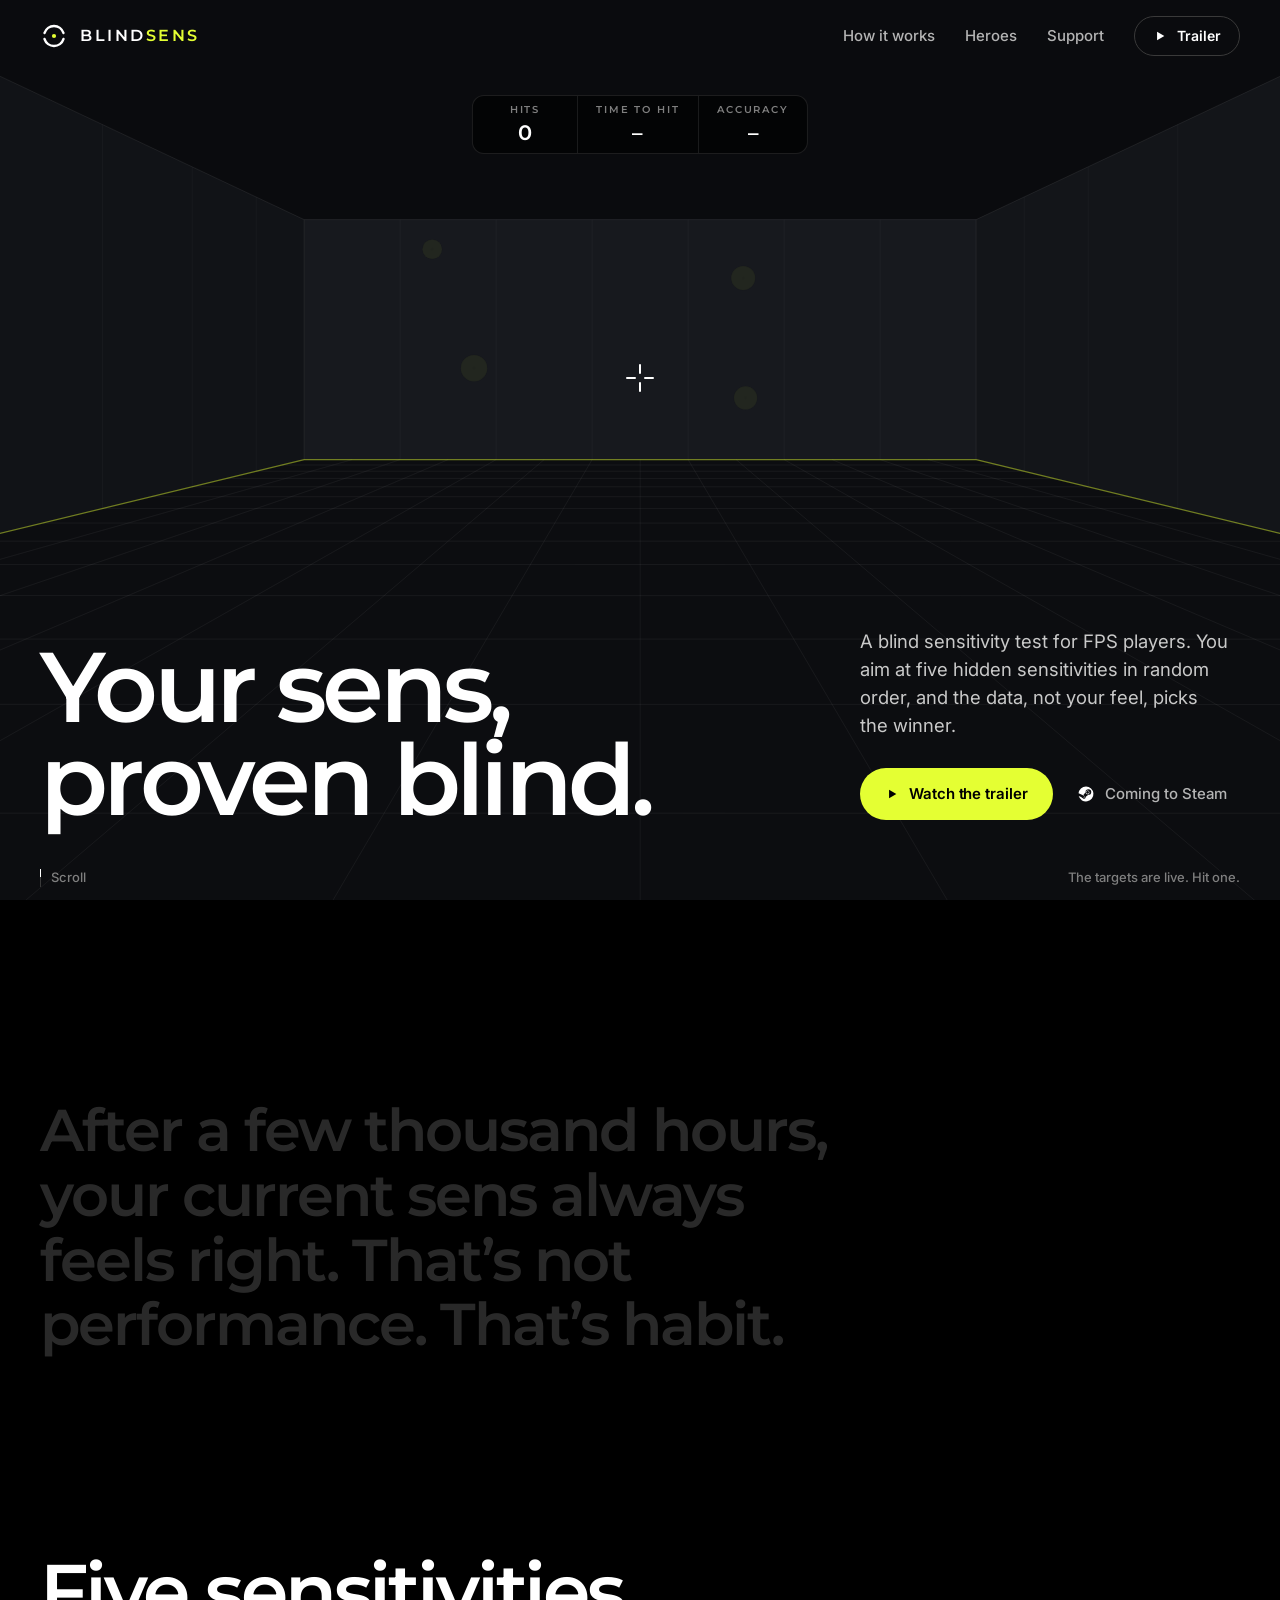
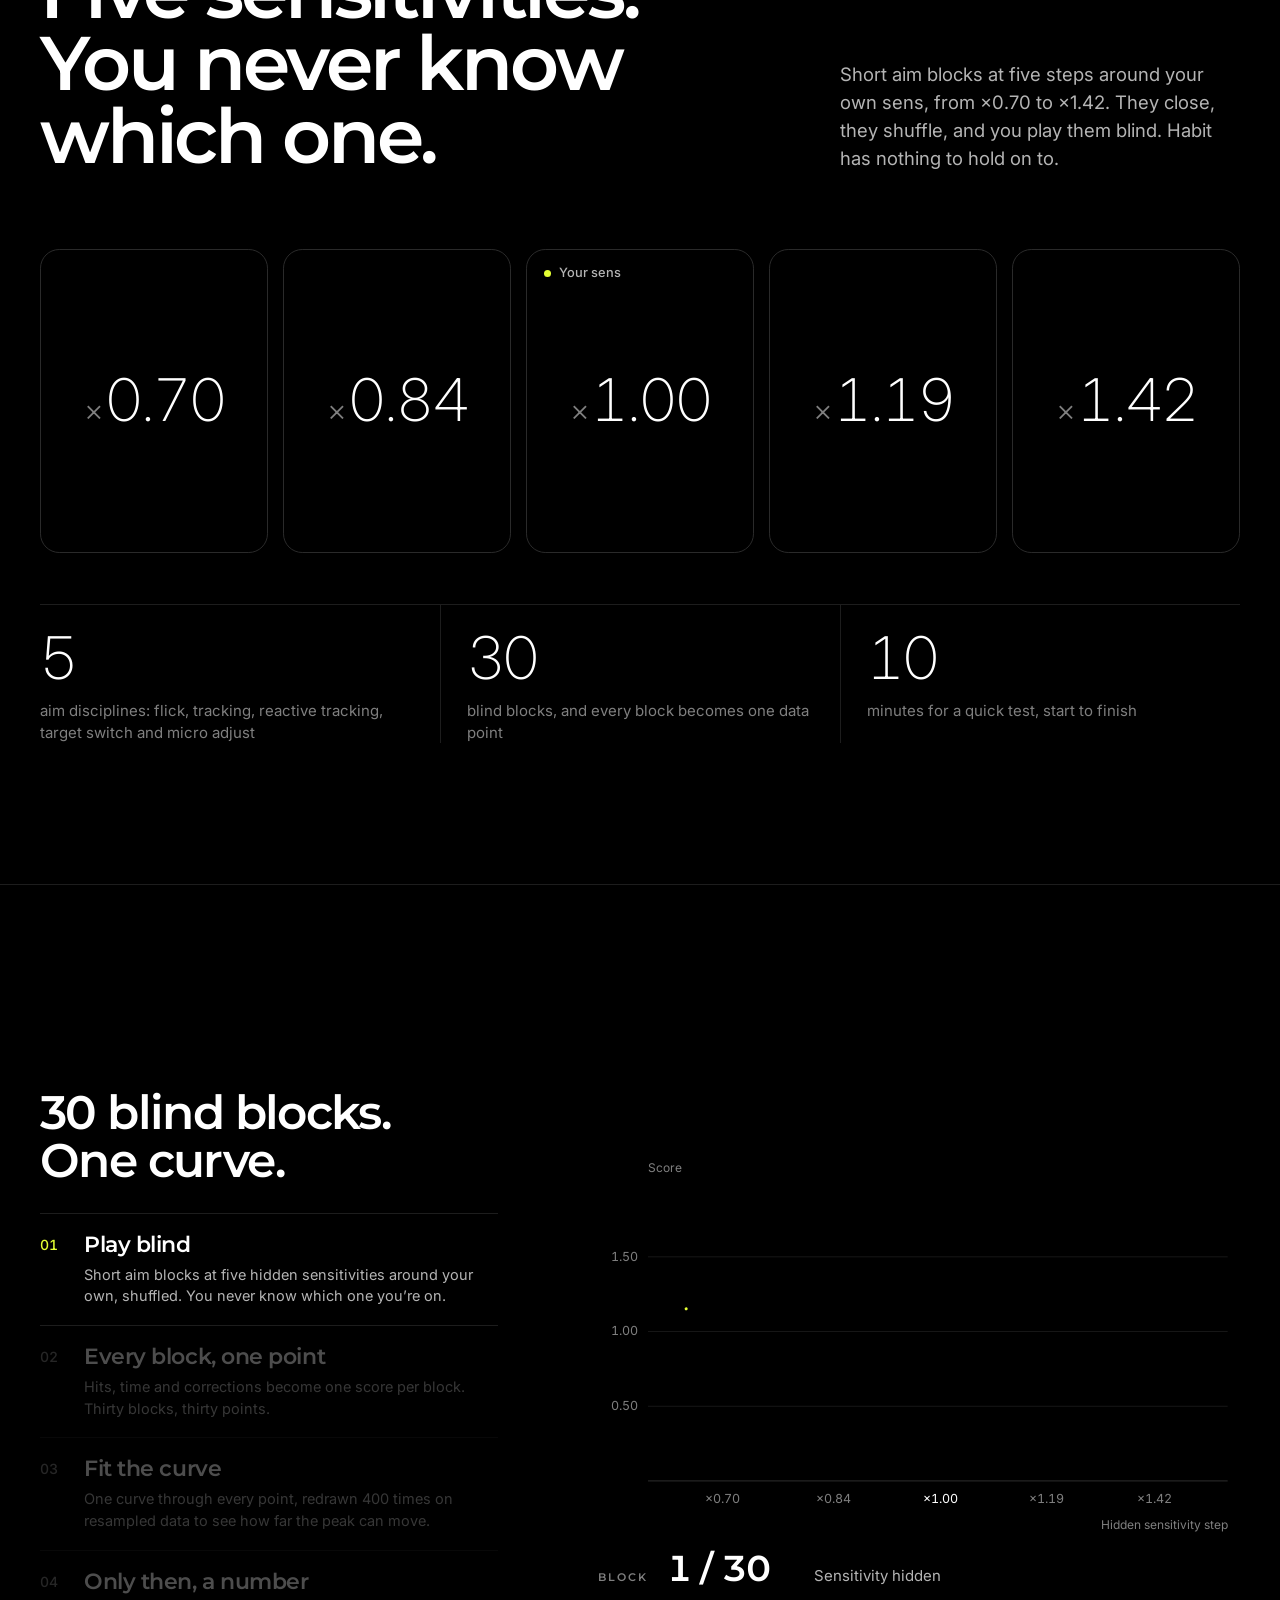
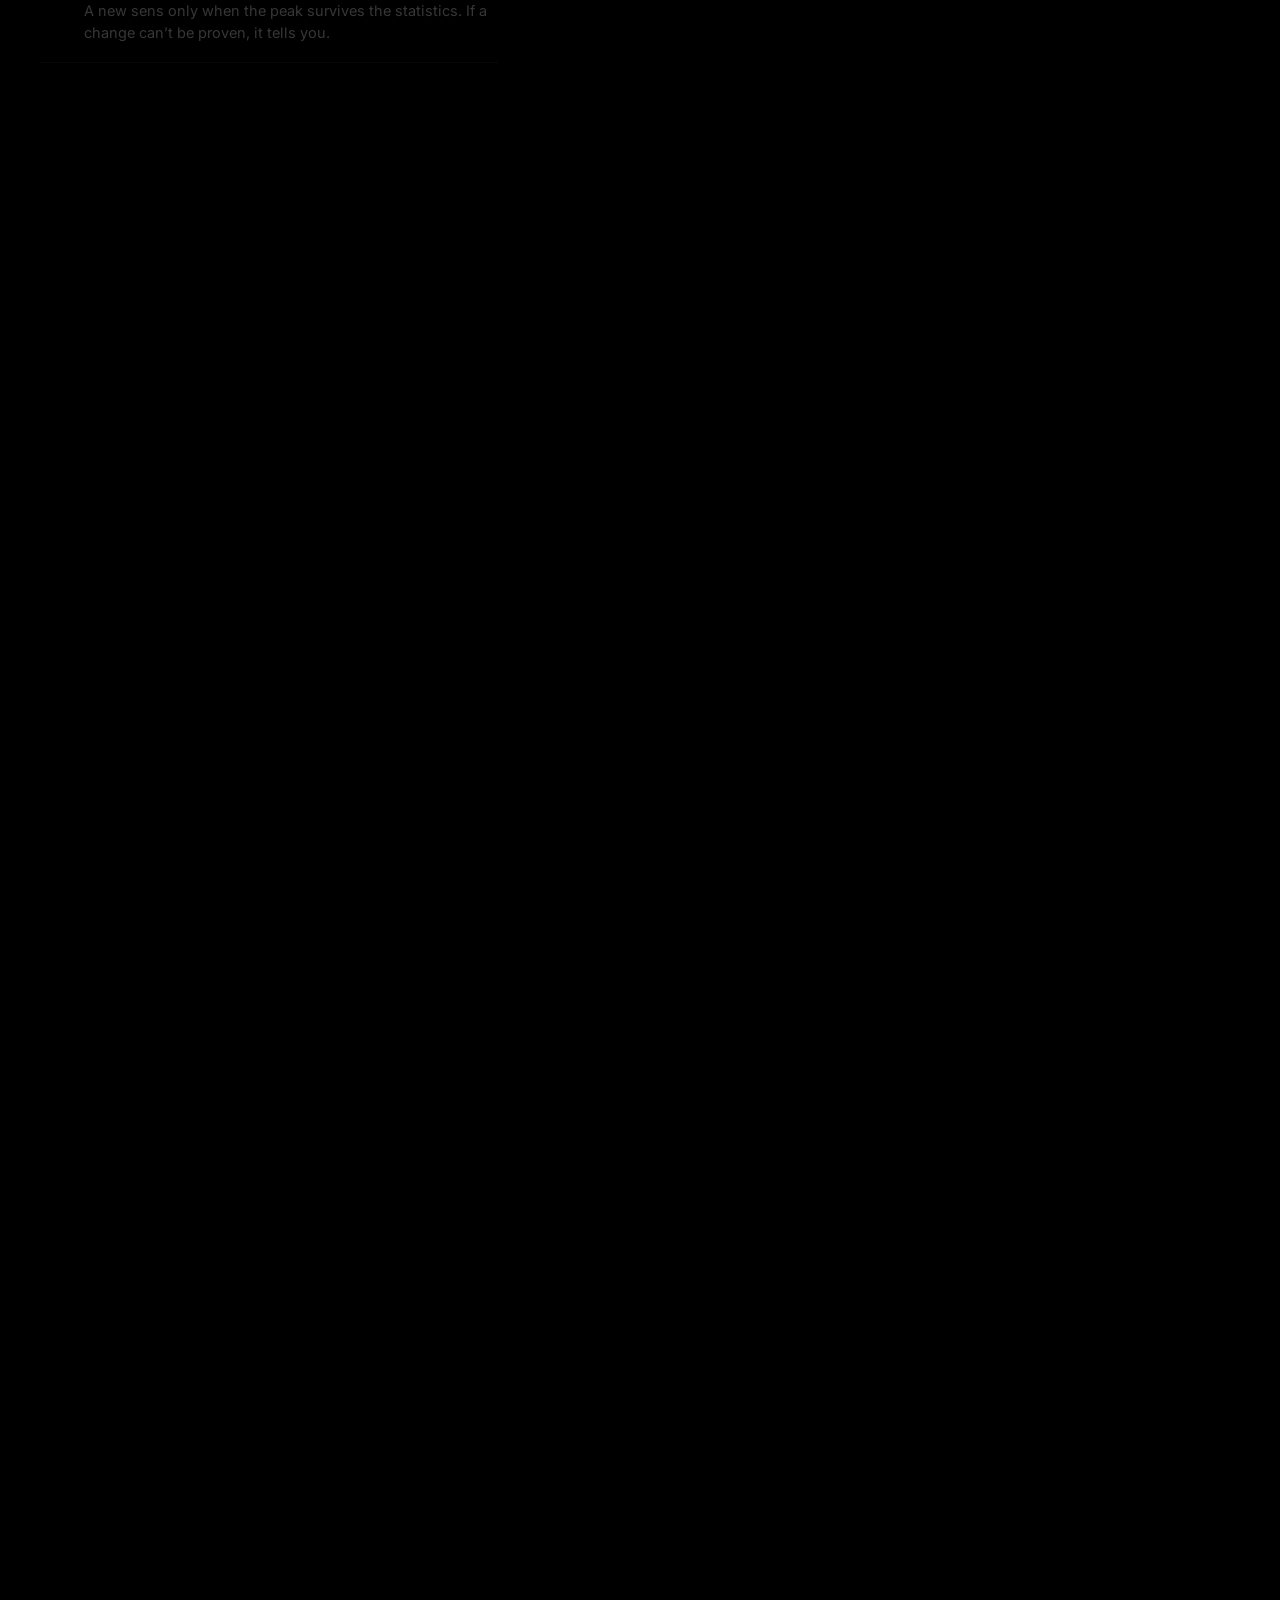
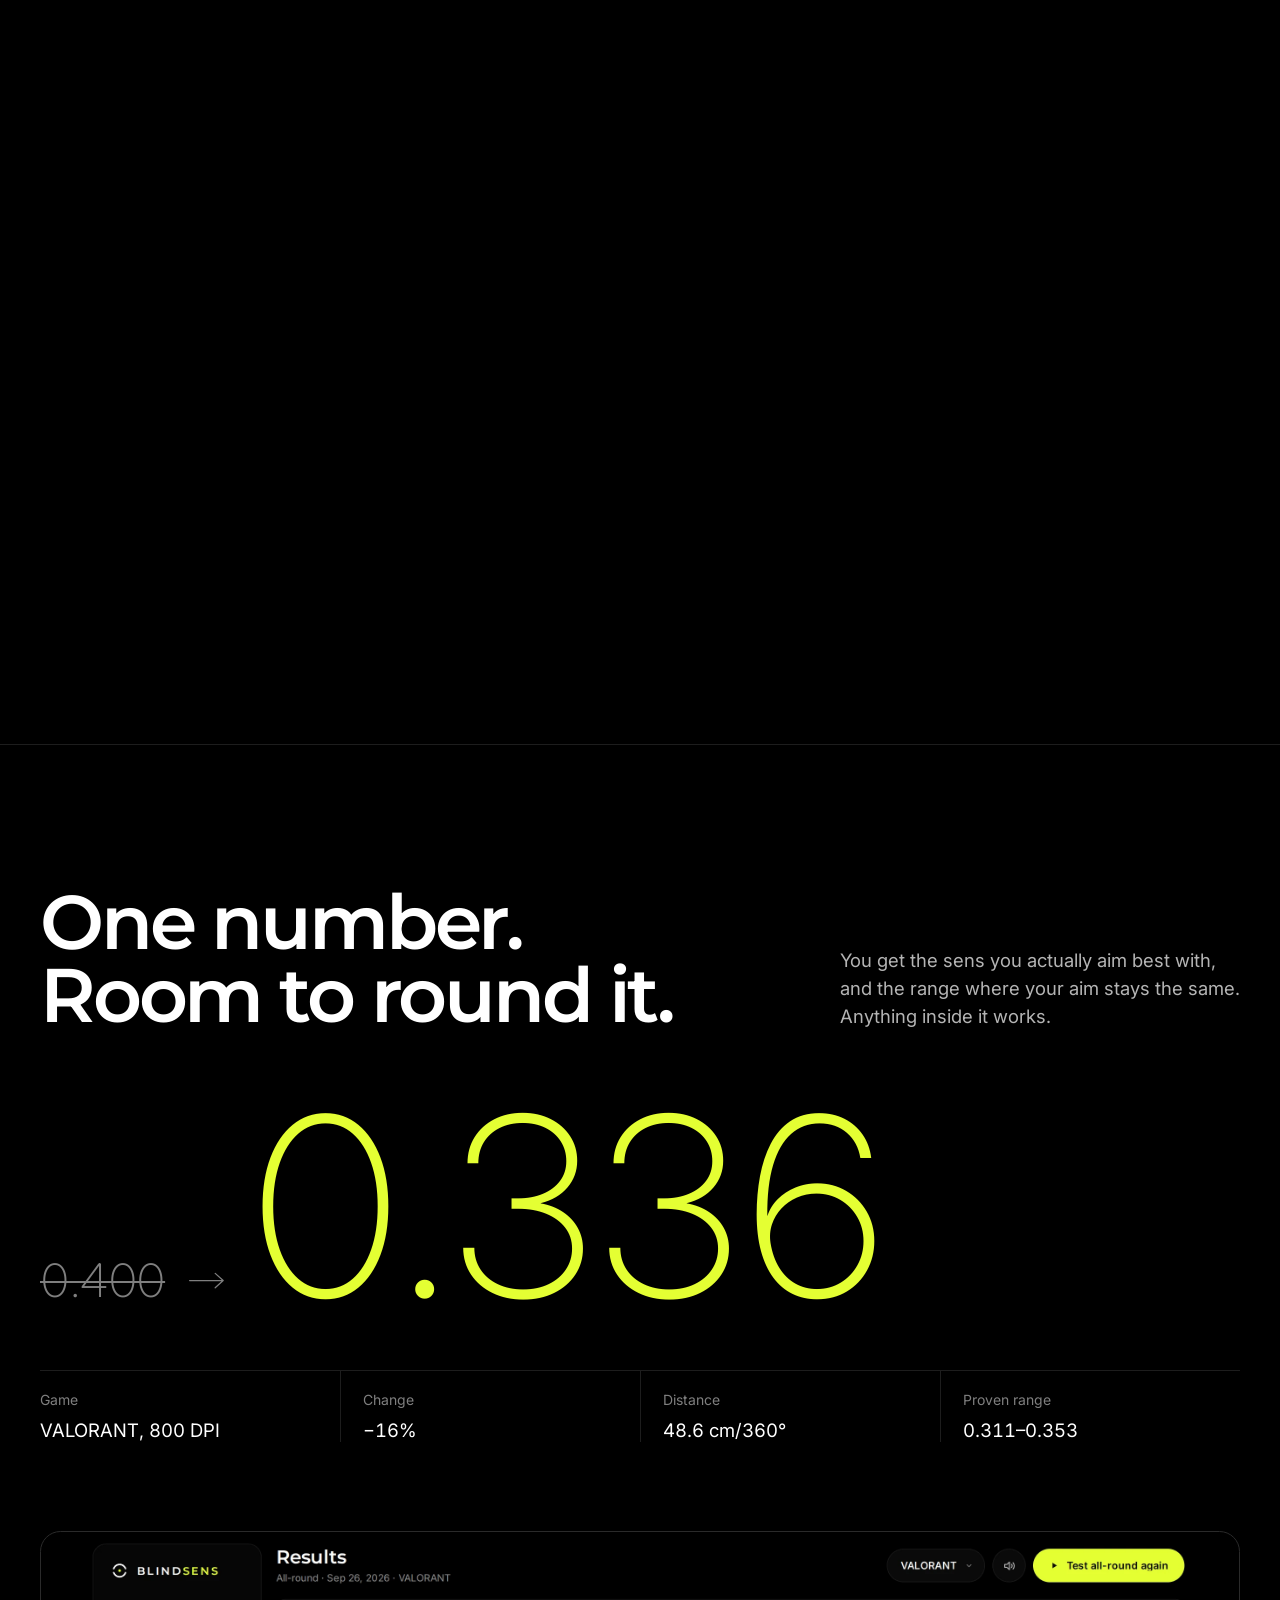
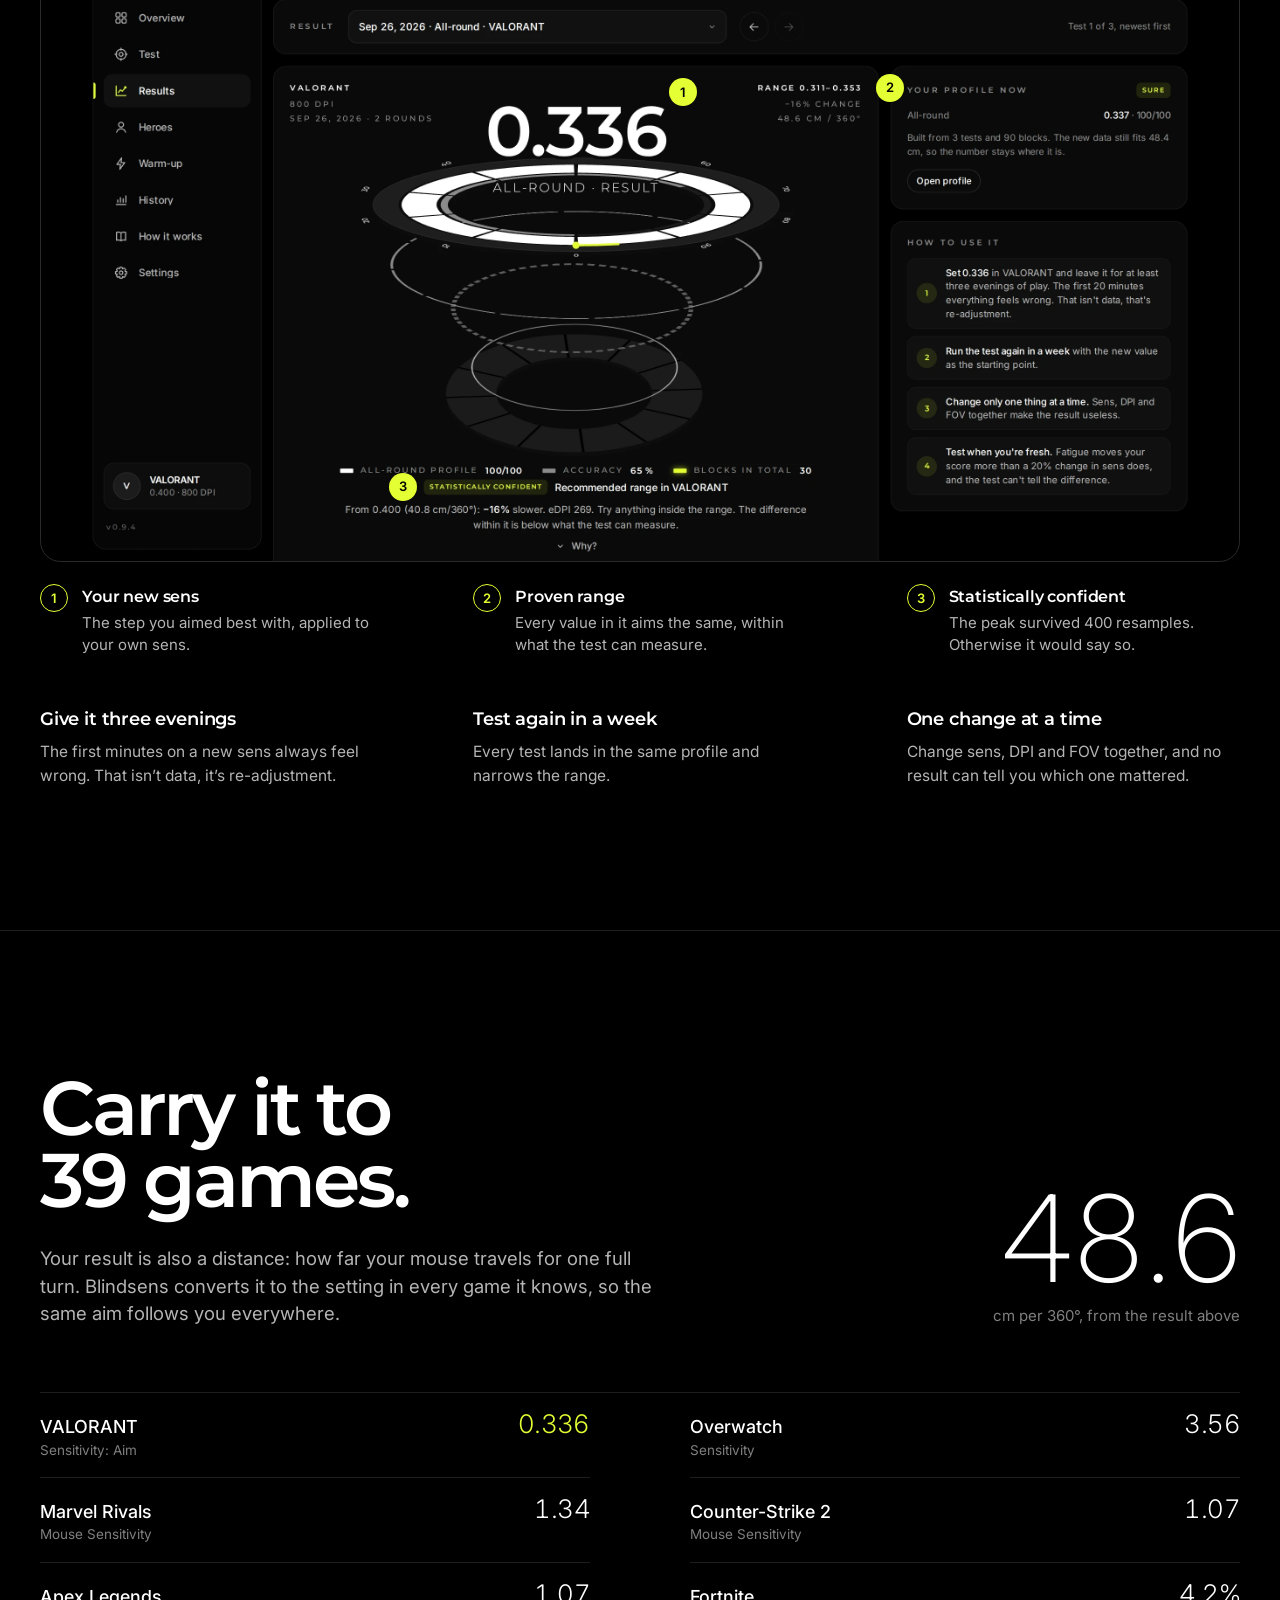
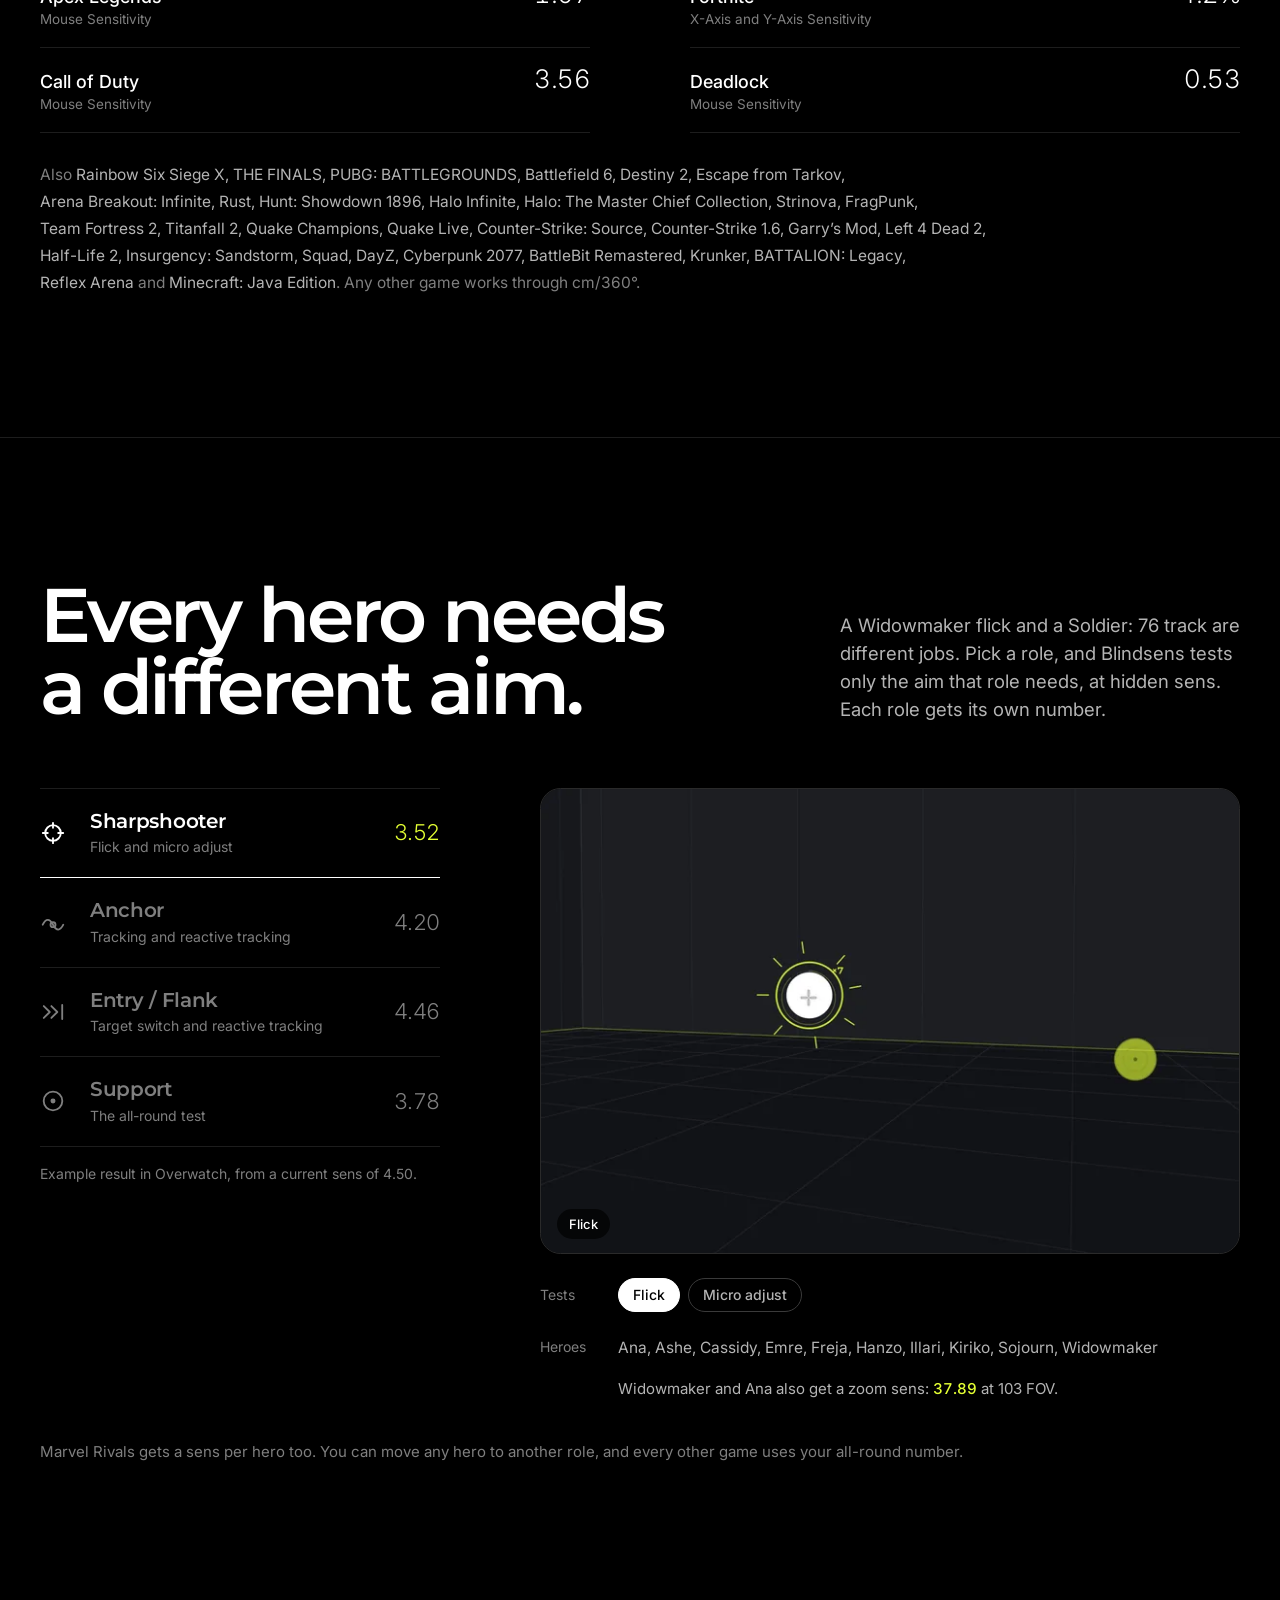
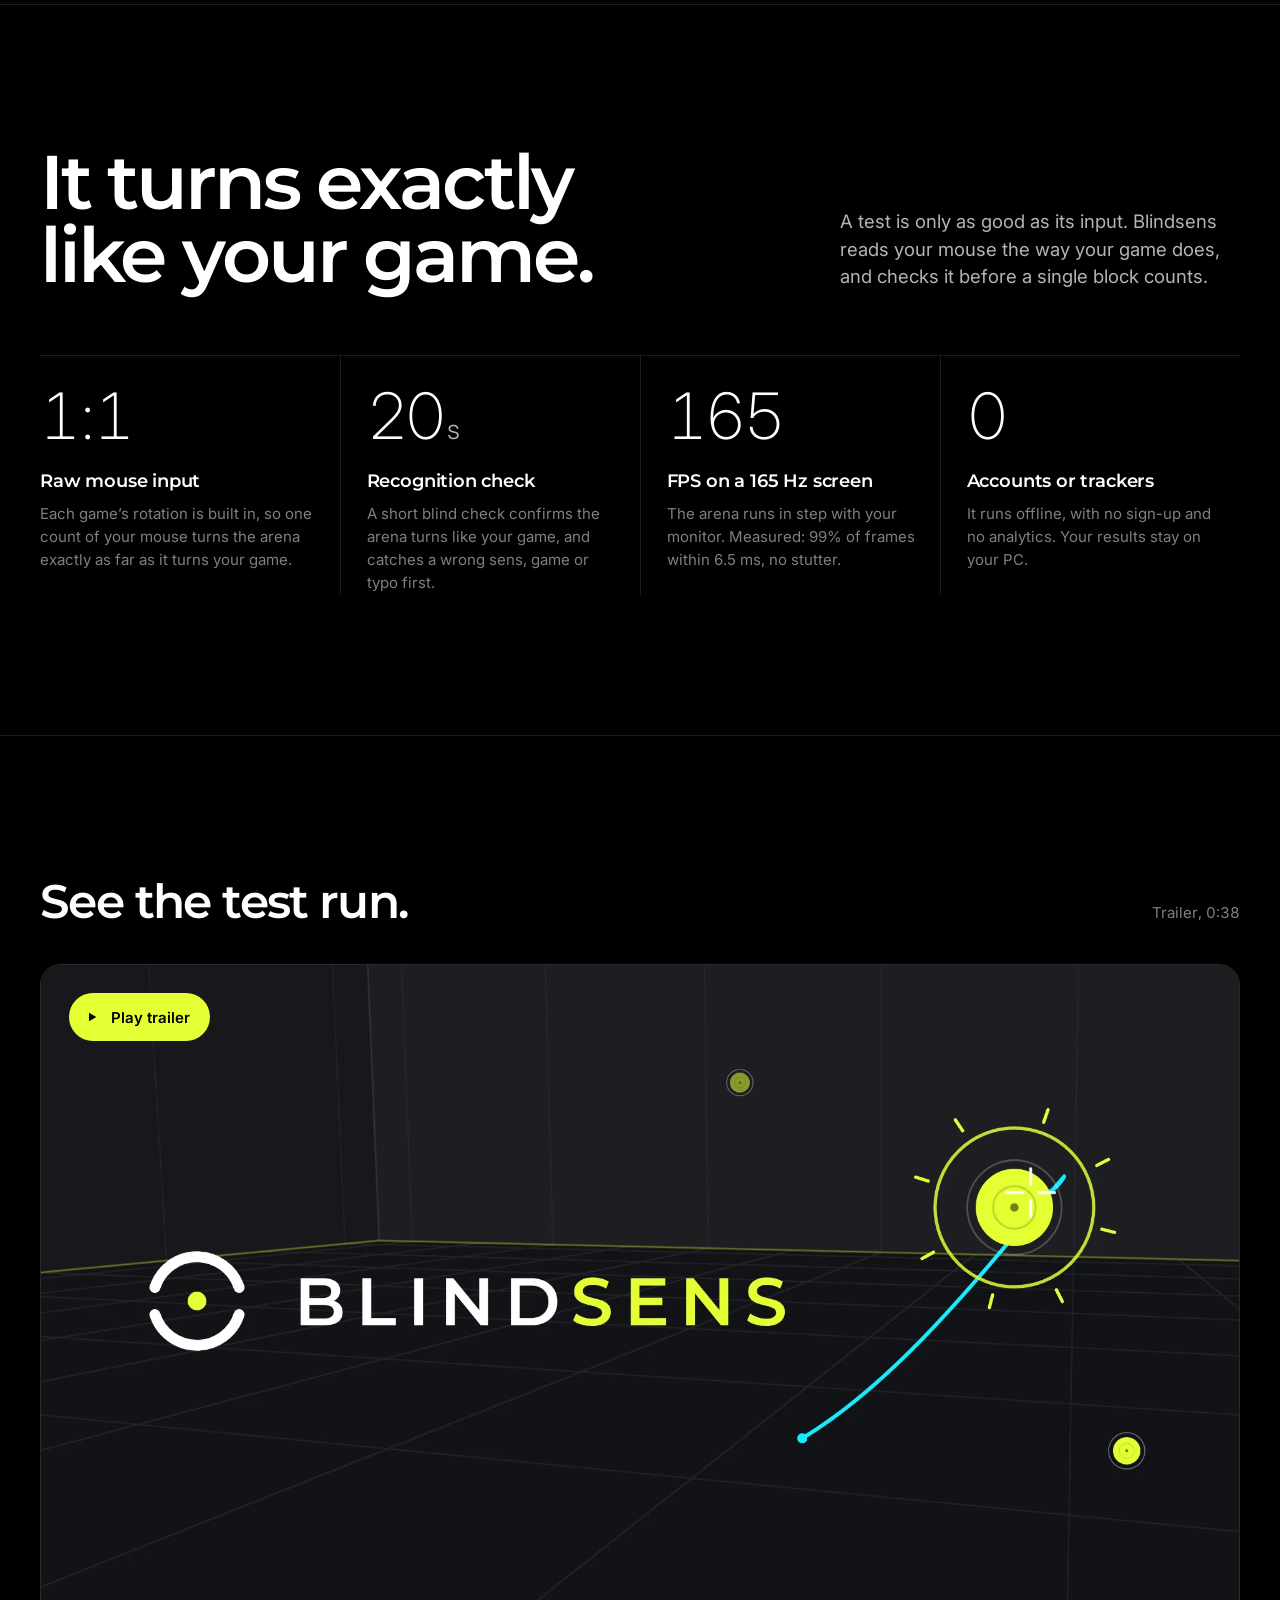
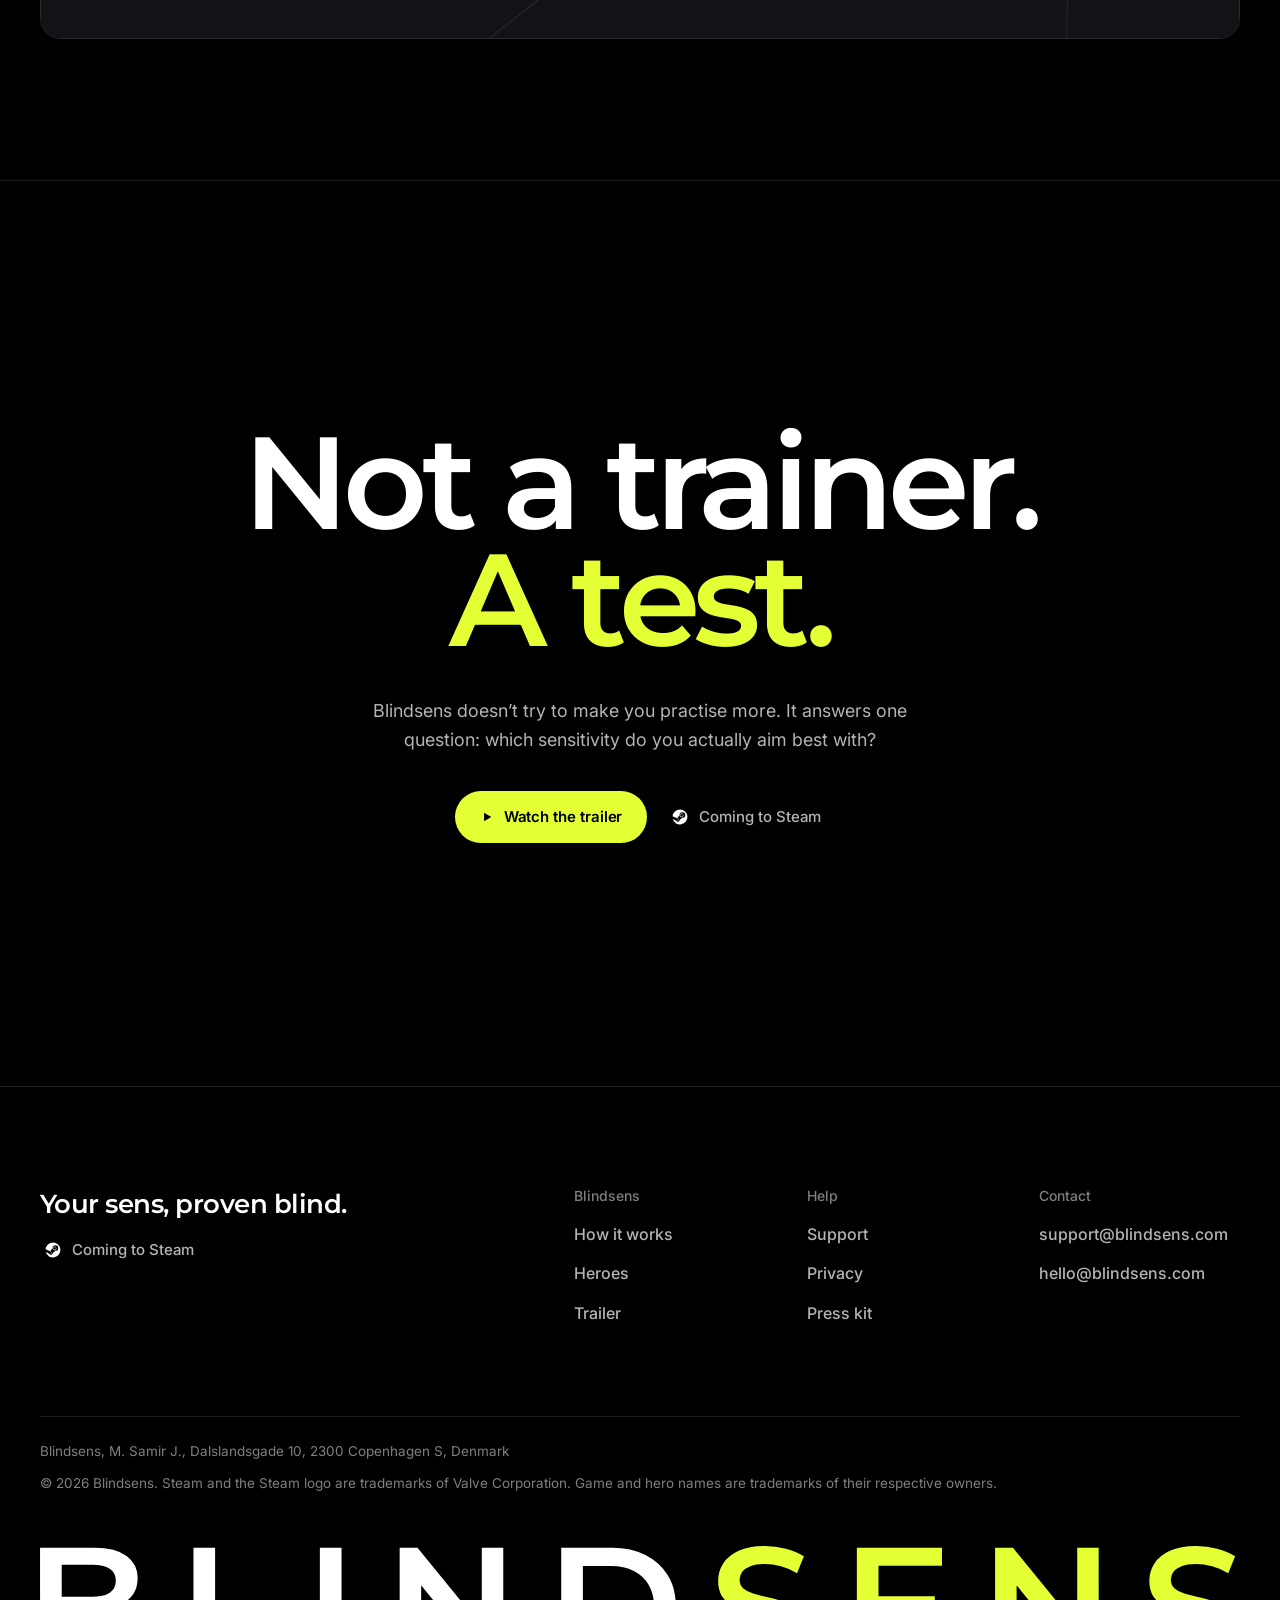
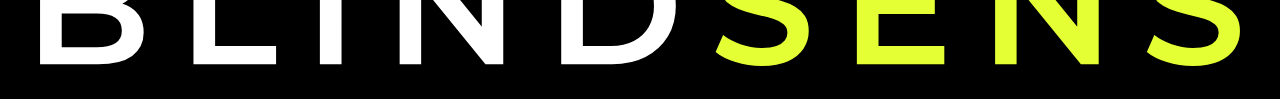
<file: index.html>
<!doctype html>
<html lang="en">
<head>
<meta charset="utf-8">
<meta name="viewport" content="width=device-width, initial-scale=1, viewport-fit=cover">
<title>Blindsens: your sens, proven blind</title>
<meta name="description" content="A blind sensitivity test for FPS players. Aim at five hidden sensitivities in random order, and let the data, not your feel, pick your sens.">
<meta name="theme-color" content="#000000">
<meta name="color-scheme" content="dark">
<link rel="canonical" href="https://blindsens.com/">
<meta property="og:type" content="website">
<meta property="og:site_name" content="Blindsens">
<meta property="og:title" content="Blindsens: your sens, proven blind">
<meta property="og:description" content="A blind sensitivity test for FPS players. Aim at five hidden sensitivities in random order, and let the data, not your feel, pick your sens.">
<meta property="og:url" content="https://blindsens.com/">
<meta property="og:image" content="https://blindsens.com/og.png">
<meta property="og:image:width" content="1200"><meta property="og:image:height" content="630">
<meta property="og:image:alt" content="The Blindsens mark and wordmark in the Blindsens arena">
<meta name="twitter:card" content="summary_large_image">
<link rel="icon" href="favicon.ico" sizes="any">
<link rel="icon" href="favicon-32.png" type="image/png">
<link rel="apple-touch-icon" href="apple-touch-icon.png">
<link rel="stylesheet" href="assets/fonts.css?v=3.0"><link rel="stylesheet" href="assets/site.css?v=3.0"><link rel="stylesheet" href="assets/home.css?v=3.0">
<script>(function(h){h.classList.add("js");try{if(sessionStorage.getItem("bs-veil")==="1"){h.classList.add("veil-in");sessionStorage.removeItem("bs-veil")}}catch(e){}})(document.documentElement)</script>
<script>(function(h){try{if(!h.classList.contains("veil-in")&&!location.hash&&sessionStorage.getItem("bs-intro")!=="1"&&!matchMedia("(prefers-reduced-motion: reduce)").matches)h.classList.add("intro-on")}catch(e){}})(document.documentElement)</script>
<script type="application/ld+json">{"@context": "https://schema.org", "@type": "SoftwareApplication", "name": "Blindsens", "applicationCategory": "GameApplication", "operatingSystem": "Windows 10, Windows 11", "description": "A blind sensitivity test for FPS players. Aim at five hidden sensitivities in random order, and let the data, not your feel, pick your sens.", "url": "https://blindsens.com/", "image": "https://blindsens.com/og.png", "author": {"@type": "Person", "name": "M. Samir J."}, "publisher": {"@type": "Organization", "name": "Blindsens", "email": "hello@blindsens.com", "url": "https://blindsens.com/"}}</script>
</head>
<body class="home nav-clear">
<a class="skip" href="#main">Skip to content</a>
<header class="nav" id="nav"><div class="in">
  <a class="brand" href="index.html" aria-label="Blindsens, front page"><svg class="mark" viewBox="0 0 48 48" aria-hidden="true" focusable="false"><path d="M7.81 18.8A17 17 0 0 1 40.19 18.8M40.19 29.2A17 17 0 0 1 7.81 29.2" fill="none" stroke="#fff" stroke-width="4.2" stroke-linecap="round"/><circle cx="24" cy="24" r="3.6" fill="#e4ff33"/></svg><span class="wm">BLIND<span>SENS</span></span></a>
  <nav aria-label="Main"><a href="#how">How it works</a><a href="#heroes">Heroes</a><a href="support.html">Support</a><a class="btn sec sm" href="#trailer" data-cta="trailer"><svg viewBox="0 0 24 24" aria-hidden="true" focusable="false"><path fill="currentColor" d="M7 4.6v14.8L19.4 12z"/></svg>Trailer</a></nav>
  <button class="mbtn" type="button" aria-expanded="false" aria-controls="menu"><span>Menu</span><span class="ic" aria-hidden="true"><i></i><i></i></span></button>
</div></header>
<div class="menu" id="menu" role="dialog" aria-modal="true" aria-label="Menu" hidden>
  <div class="bar"><div class="in">
    <a class="brand" href="index.html" aria-label="Blindsens, front page"><svg class="mark" viewBox="0 0 48 48" aria-hidden="true" focusable="false"><path d="M7.81 18.8A17 17 0 0 1 40.19 18.8M40.19 29.2A17 17 0 0 1 7.81 29.2" fill="none" stroke="#fff" stroke-width="4.2" stroke-linecap="round"/><circle cx="24" cy="24" r="3.6" fill="#e4ff33"/></svg><span class="wm">BLIND<span>SENS</span></span></a>
    <button class="mbtn" type="button" data-close><span>Close</span><span class="ic" aria-hidden="true"><i></i><i></i></span></button>
  </div></div>
  <div class="body"><div class="in">
    <nav class="big" aria-label="Menu">
      <a class="fx" href="#how">How it works</a>
      <a class="fx" href="#heroes">Heroes</a>
      <a class="fx" href="#trailer" data-cta="trailer">Trailer</a>
      <a class="fx" href="support.html">Support</a>
    </nav>
  </div><div class="in foot fx">
    <div class="sm"><a href="privacy.html">Privacy</a><a href="press.html">Press kit</a><a href="mailto:support@blindsens.com">support@blindsens.com</a></div>
    <span class="steam" data-steam><svg class="si" viewBox="0 0 24 24" aria-hidden="true"><path fill="currentColor" d="M12 2a10 10 0 0 0-9.96 9.1l5.36 2.22a2.8 2.8 0 0 1 1.62-.46l2.4-3.46v-.05a3.8 3.8 0 1 1 3.8 3.8h-.09l-3.4 2.44v.13a2.84 2.84 0 0 1-5.62.58L2.3 14.8A10 10 0 1 0 12 2Zm-4.8 15.2-1.23-.51a2.13 2.13 0 1 0 1.16-2.9l1.27.53a1.57 1.57 0 1 1-1.2 2.88Zm9.4-7.35a2.53 2.53 0 1 0-2.53 2.53 2.53 2.53 0 0 0 2.53-2.53Zm-4.43 0a1.9 1.9 0 1 1 1.9 1.9 1.9 1.9 0 0 1-1.9-1.9Z"/></svg>Coming to Steam</span>
  </div></div>
</div>
<div class="lids" aria-hidden="true"><i class="t"></i><i class="b"></i><i class="s"></i></div>
<div class="intro" aria-hidden="true"><i class="t"></i><i class="b"></i><i class="s"></i><svg viewBox="0 0 48 48"><circle class="ring" cx="24" cy="24" r="17" fill="none" stroke="#fff" stroke-width="4.2" stroke-linecap="round" transform="rotate(-90 24 24)"/><rect class="band" x="2" y="18.8" width="44" height="10.4" fill="#000"/><circle class="dot" cx="24" cy="24" r="3.6" fill="#e4ff33"/></svg></div>
<main id="main">

<section class="hero" id="top" aria-labelledby="h1">
  <canvas aria-hidden="true"></canvas>
  <div class="hud" aria-hidden="true"><div><span class="k">Hits</span><b data-h="hits">0</b></div><div><span class="k">Time to hit</span><b data-h="time">–</b></div><div><span class="k">Accuracy</span><b data-h="acc">–</b></div></div>
  <p class="hud-note" aria-hidden="true">That was one sens. The test hides five.</p>
  <div class="in hin">
    <h1 id="h1" class="d-xxl eye"><span class="ln"><span class="w"><span class="t">Your sens,</span></span></span><span class="ln"><span class="w"><span class="t">proven blind.</span></span></span></h1>
    <div class="side">
      <p class="lead up">A blind sensitivity test for FPS players. You aim at five hidden sensitivities in random order, and the data, not your feel, picks the winner.</p>
      <div class="ctas up u2" data-ctas><a class="btn pri" href="#trailer" data-cta="trailer"><svg viewBox="0 0 24 24" aria-hidden="true" focusable="false"><path fill="currentColor" d="M7 4.6v14.8L19.4 12z"/></svg>Watch the trailer</a><span class="steam" data-steam><svg class="si" viewBox="0 0 24 24" aria-hidden="true"><path fill="currentColor" d="M12 2a10 10 0 0 0-9.96 9.1l5.36 2.22a2.8 2.8 0 0 1 1.62-.46l2.4-3.46v-.05a3.8 3.8 0 1 1 3.8 3.8h-.09l-3.4 2.44v.13a2.84 2.84 0 0 1-5.62.58L2.3 14.8A10 10 0 1 0 12 2Zm-4.8 15.2-1.23-.51a2.13 2.13 0 1 0 1.16-2.9l1.27.53a1.57 1.57 0 1 1-1.2 2.88Zm9.4-7.35a2.53 2.53 0 1 0-2.53 2.53 2.53 2.53 0 0 0 2.53-2.53Zm-4.43 0a1.9 1.9 0 1 1 1.9 1.9 1.9 1.9 0 0 1-1.9-1.9Z"/></svg>Coming to Steam</span></div>
    </div>
  </div>
  <div class="hero-foot" aria-hidden="true"><div class="in"><span class="sc"><i></i>Scroll</span><span class="try">The targets are live. Hit one.</span></div></div>
</section>

<section class="habit" aria-label="The problem">
  <div class="in"><p class="say">After a few thousand hours, your current sens always feels right. That’s not performance. That’s habit.</p></div>
</section>

<section class="blind sec" id="how" aria-labelledby="h-blind">
  <div class="in">
    <div class="split">
      <h2 id="h-blind" class="d-xl">Five sensitivities. You never know which one.</h2>
      <p class="lead">Short aim blocks at five steps around your own sens, from ×0.70 to ×1.42. They close, they shuffle, and you play them blind. Habit has nothing to hold on to.</p>
    </div>
    <ol class="slots" aria-label="The five hidden steps"><li class="slot"><span class="v"><span><small>×</small>0.70</span></span><i class="seam"></i></li><li class="slot"><span class="v"><span><small>×</small>0.84</span></span><i class="seam"></i></li><li class="slot you"><span class="tag"><i></i><span>Your sens</span></span><span class="v"><span><small>×</small>1.00</span></span><i class="seam"></i></li><li class="slot"><span class="v"><span><small>×</small>1.19</span></span><i class="seam"></i></li><li class="slot"><span class="v"><span><small>×</small>1.42</span></span><i class="seam"></i></li></ol>
    <div class="facts3">
      <div><b>5</b><span>aim disciplines: flick, tracking, reactive tracking, target switch and micro adjust</span></div>
      <div><b>30</b><span>blind blocks, and every block becomes one data point</span></div>
      <div><b>10</b><span>minutes for a quick test, start to finish</span></div>
    </div>
  </div>
</section>

<section class="pin" id="method" aria-labelledby="h-pin">
  <div class="stage"><div class="in grid">
    <div class="hd"><h2 id="h-pin" class="d-l">30 blind blocks. One curve.</h2></div>
    <div class="txt">
      <div class="segs" aria-hidden="true"><i><b></b></i><i><b></b></i><i><b></b></i><i><b></b></i></div>
      <ol class="steps">
        <li class="on"><span class="n">01</span><div><h3>Play blind</h3><p>Short aim blocks at five hidden sensitivities around your own, shuffled. You never know which one you’re on.</p></div><i class="bar"><b></b></i></li>
        <li><span class="n">02</span><div><h3>Every block, one point</h3><p>Hits, time and corrections become one score per block. Thirty blocks, thirty points.</p></div><i class="bar"><b></b></i></li>
        <li><span class="n">03</span><div><h3>Fit the curve</h3><p>One curve through every point, redrawn 400 times on resampled data to see how far the peak can move.</p></div><i class="bar"><b></b></i></li>
        <li><span class="n">04</span><div><h3>Only then, a number</h3><p>A new sens only when the peak survives the statistics. If a change can’t be proven, it tells you.</p></div><i class="bar"><b></b></i></li>
      </ol>
    </div>
    <figure class="fig">
      <div class="chart" id="chart" role="img" aria-label="Score for each of the five hidden steps across 30 blocks, with a fitted curve, 400 resamples and a 90 percent band. The best step is ×0.84, so a sens of 0.400 becomes 0.336."><noscript><img src="assets/img/curve.webp" alt="" width="1280" height="720" style="width:100%;height:100%;object-fit:contain"></noscript></div>
      <figcaption class="readout" aria-hidden="true"><span class="k">Block</span><b>1 / 30</b><span class="s">Sensitivity hidden</span></figcaption>
    </figure>
  </div></div>
</section>

<section class="result sec" id="result" aria-labelledby="h-res">
  <div class="in">
    <div class="split">
      <h2 id="h-res" class="d-xl">One number. Room to round it.</h2>
      <p class="lead">You get the sens you actually aim best with, and the range where your aim stays the same. Anything inside it works.</p>
    </div>
    <div class="odo"><span class="was"><span class="old">0.400</span><svg class="arr" viewBox="0 0 48 24" aria-hidden="true" focusable="false"><path d="M2 12h42M34 3l10 9-10 9" fill="none" stroke="currentColor" stroke-width="1.6" stroke-linecap="round" stroke-linejoin="round"/></svg></span><span class="new" data-v="0.336" data-from="0.400">0.336</span></div>
    <dl class="facts4">
      <div><dt>Game</dt><dd>VALORANT, 800&nbsp;DPI</dd></div>
      <div><dt>Change</dt><dd>−16%</dd></div>
      <div><dt>Distance</dt><dd>48.6&nbsp;cm/360°</dd></div>
      <div><dt>Proven range</dt><dd>0.311–0.353</dd></div>
    </dl>
    <figure class="shot">
      <div class="frame">
        <img src="assets/img/result.webp" alt="The results page in Blindsens: 0.336 in VALORANT, the proven range 0.311 to 0.353, statistically confident, with a short guide on how to use the new sens" width="2560" height="1440" loading="lazy" decoding="async">
        <span class="seam"></span>
        <span class="pa" data-n="1" style="--x:53.6%;--y:25.4%"><span class="no">1</span></span>
        <span class="pa" data-n="2" style="--x:70.9%;--y:24.7%"><span class="no">2</span></span>
        <span class="pa" data-n="3" style="--x:30.2%;--y:88.2%"><span class="no">3</span></span>
      </div>
      <figcaption><ol class="legend">
        <li data-n="1"><span>1</span><div><b>Your new sens</b>The step you aimed best with, applied to your own sens.</div></li>
        <li data-n="2"><span>2</span><div><b>Proven range</b>Every value in it aims the same, within what the test can measure.</div></li>
        <li data-n="3"><span>3</span><div><b>Statistically confident</b>The peak survived 400 resamples. Otherwise it would say so.</div></li>
      </ol></figcaption>
    </figure>
    <div class="tips">
      <div><h3>Give it three evenings</h3><p>The first minutes on a new sens always feel wrong. That isn’t data, it’s re-adjustment.</p></div>
      <div><h3>Test again in a week</h3><p>Every test lands in the same profile and narrows the range.</p></div>
      <div><h3>One change at a time</h3><p>Change sens, DPI and FOV together, and no result can tell you which one mattered.</p></div>
    </div>
  </div>
</section>

<section class="games sec" aria-labelledby="h-games">
  <div class="in">
    <div class="split">
      <div><h2 id="h-games" class="d-xl">Carry it to 39&nbsp;games.</h2>
      <p class="lead gl">Your result is also a distance: how far your mouse travels for one full turn. Blindsens converts it to the setting in every game it knows, so the same aim follows you everywhere.</p></div>
      <div class="cm"><b>48.6</b><span>cm per 360°, from the result above</span></div>
    </div>
    <dl class="conv"><div class="src"><dt>VALORANT<small>Sensitivity: Aim</small></dt><dd>0.336</dd></div><div><dt>Overwatch<small>Sensitivity</small></dt><dd>3.56</dd></div><div><dt>Marvel Rivals<small>Mouse Sensitivity</small></dt><dd>1.34</dd></div><div><dt>Counter-Strike 2<small>Mouse Sensitivity</small></dt><dd>1.07</dd></div><div><dt>Apex Legends<small>Mouse Sensitivity</small></dt><dd>1.07</dd></div><div><dt>Fortnite<small>X-Axis and Y-Axis Sensitivity</small></dt><dd>4.2%</dd></div><div><dt>Call of Duty<small>Mouse Sensitivity</small></dt><dd>3.56</dd></div><div><dt>Deadlock<small>Mouse Sensitivity</small></dt><dd>0.53</dd></div></dl>
    <p class="more">Also <span>Rainbow&nbsp;Six&nbsp;Siege&nbsp;X, THE&nbsp;FINALS, PUBG:&nbsp;BATTLEGROUNDS, Battlefield&nbsp;6, Destiny&nbsp;2, Escape&nbsp;from&nbsp;Tarkov, Arena&nbsp;Breakout:&nbsp;Infinite, Rust, Hunt:&nbsp;Showdown&nbsp;1896, Halo&nbsp;Infinite, Halo:&nbsp;The&nbsp;Master&nbsp;Chief&nbsp;Collection, Strinova, FragPunk, Team&nbsp;Fortress&nbsp;2, Titanfall&nbsp;2, Quake&nbsp;Champions, Quake&nbsp;Live, Counter-Strike:&nbsp;Source, Counter-Strike&nbsp;1.6, Garry’s&nbsp;Mod, Left&nbsp;4&nbsp;Dead&nbsp;2, Half-Life&nbsp;2, Insurgency:&nbsp;Sandstorm, Squad, DayZ, Cyberpunk&nbsp;2077, BattleBit&nbsp;Remastered, Krunker, BATTALION:&nbsp;Legacy, Reflex&nbsp;Arena</span> and <span>Minecraft:&nbsp;Java&nbsp;Edition</span>. Any other game works through cm/360°.</p>
  </div>
</section>

<section class="heroes sec" id="heroes" aria-labelledby="h-heroes">
  <div class="in">
    <div class="split">
      <h2 id="h-heroes" class="d-xl">Every hero needs a different aim.</h2>
      <p class="lead">A Widowmaker flick and a Soldier:&nbsp;76 track are different jobs. Pick a role, and Blindsens tests only the aim that role needs, at hidden sens. Each role gets its own number.</p>
    </div>
    <div class="roles">
      <div>
        <div class="tabs" role="tablist" aria-label="Aim roles in Overwatch">
          <button class="tab" type="button" role="tab" id="tab-sharp" aria-selected="true" aria-controls="rolepanel" tabindex="0" data-role="sharp" style="--rc:#ffffff"><svg viewBox="0 0 24 24" aria-hidden="true" fill="none" stroke="currentColor" stroke-width="1.7" stroke-linecap="round"><circle cx="12" cy="12" r="7.2"/><path d="M12 2.6v4.6M12 16.8v4.6M2.6 12h4.6M16.8 12h4.6"/></svg><span><b>Sharpshooter</b><small>Flick and micro adjust</small></span><span class="rn">3.52</span></button>
          <button class="tab" type="button" role="tab" id="tab-anchor" aria-selected="false" aria-controls="rolepanel" tabindex="-1" data-role="anchor" style="--rc:#e4ff33"><svg viewBox="0 0 24 24" aria-hidden="true" fill="none" stroke="currentColor" stroke-width="1.7" stroke-linecap="round" stroke-linejoin="round"><path d="M2.5 14.5c3-6 6.3-6 9.5 0s6.5 6 9.5 0"/><circle cx="12" cy="14.5" r="2.3"/></svg><span><b>Anchor</b><small>Tracking and reactive tracking</small></span><span class="rn">4.20</span></button>
          <button class="tab" type="button" role="tab" id="tab-entry" aria-selected="false" aria-controls="rolepanel" tabindex="-1" data-role="entry" style="--rc:#b18cff"><svg viewBox="0 0 24 24" aria-hidden="true" fill="none" stroke="currentColor" stroke-width="1.7" stroke-linecap="round" stroke-linejoin="round"><path d="M3.5 6.5l5.5 5.5-5.5 5.5M10.5 6.5l5.5 5.5-5.5 5.5M20.5 5.5v13"/></svg><span><b>Entry / Flank</b><small>Target switch and reactive tracking</small></span><span class="rn">4.46</span></button>
          <button class="tab" type="button" role="tab" id="tab-support" aria-selected="false" aria-controls="rolepanel" tabindex="-1" data-role="support" style="--rc:#12eeff"><svg viewBox="0 0 24 24" aria-hidden="true" fill="none" stroke="currentColor" stroke-width="1.7"><circle cx="12" cy="12" r="8.6"/><circle cx="12" cy="12" r="2.3" fill="currentColor" stroke="none"/></svg><span><b>Support</b><small>The all-round test</small></span><span class="rn">3.78</span></button>
        </div>
        <p class="ex">Example result in Overwatch, from a current sens of 4.50.</p>
      </div>
      <div class="panel" id="rolepanel" role="tabpanel" aria-labelledby="tab-sharp" tabindex="0">
        <div class="stagebox fx">
          <img src="assets/img/d-flick.webp" data-d="flick" alt="A flick block in the Blindsens arena" width="720" height="480" loading="lazy" decoding="async" class="on">
          <img src="assets/img/d-micro.webp" data-d="micro" alt="A micro adjust block in the Blindsens arena" width="720" height="480" loading="lazy" decoding="async">
          <img src="assets/img/d-track.webp" data-d="track" alt="A tracking block in the Blindsens arena" width="720" height="480" loading="lazy" decoding="async">
          <img src="assets/img/d-strafe.webp" data-d="strafe" alt="A reactive tracking block in the Blindsens arena" width="720" height="480" loading="lazy" decoding="async">
          <img src="assets/img/d-switch.webp" data-d="switch" alt="A target switch block in the Blindsens arena" width="720" height="480" loading="lazy" decoding="async">
          <span class="cap" aria-hidden="true">Flick</span>
        </div>
        <dl class="pdata fx">
          <dt>Tests</dt><dd><div class="chips" data-f="chips"><button class="chip" type="button" data-d="flick" aria-pressed="true">Flick</button><button class="chip" type="button" data-d="micro" aria-pressed="false">Micro adjust</button></div></dd>
          <dt>Heroes</dt><dd class="who"><p data-f="heroes">Ana, Ashe, Cassidy, Emre, Freja, Hanzo, Illari, Kiriko, Sojourn, Widowmaker</p><p class="zoom" data-f="zoom">Widowmaker and Ana also get a zoom sens: <b>37.89</b> at 103 FOV.</p></dd>
        </dl>
      </div>
    </div>
    <p class="also">Marvel Rivals gets a sens per hero too. You can move any hero to another role, and every other game uses your all-round number.</p>
  </div>
</section>

<section class="built sec" aria-labelledby="h-built">
  <div class="in">
    <div class="split">
      <h2 id="h-built" class="d-xl">It turns exactly like your game.</h2>
      <p class="lead">A test is only as good as its input. Blindsens reads your mouse the way your game does, and checks it before a single block counts.</p>
    </div>
    <ul class="specs">
      <li><b class="num">1:1</b><h3>Raw mouse input</h3><p>Each game’s rotation is built in, so one count of your mouse turns the arena exactly as far as it turns your game.</p></li>
      <li><b class="num">20<small>s</small></b><h3>Recognition check</h3><p>A short blind check confirms the arena turns like your game, and catches a wrong sens, game or typo first.</p></li>
      <li><b class="num">165</b><h3>FPS on a 165&nbsp;Hz screen</h3><p>The arena runs in step with your monitor. Measured: 99% of frames within 6.5&nbsp;ms, no stutter.</p></li>
      <li><b class="num">0</b><h3>Accounts or trackers</h3><p>It runs offline, with no sign-up and no analytics. Your results stay on your PC.</p></li>
    </ul>
  </div>
</section>

<section class="cinema sec" id="trailer" aria-labelledby="h-trl">
  <div class="in">
    <div class="cin-head"><h2 id="h-trl" class="d-l">See the test run.</h2><span>Trailer, 0:38</span></div>
    <a class="screen" href="media/blindsens-trailer.mp4" data-cta="trailer" aria-label="Play the trailer, 38 seconds">
      <img src="media/poster.webp" alt="" width="1920" height="1080" loading="lazy" decoding="async">
      <span class="play"><svg viewBox="0 0 24 24" aria-hidden="true" focusable="false"><path fill="currentColor" d="M7 4.6v14.8L19.4 12z"/></svg>Play trailer</span>
      <span class="cur" aria-hidden="true">Play</span>
    </a>
  </div>
</section>

<section class="fin" aria-labelledby="h-fin">
  <div class="in">
    <h2 id="h-fin" class="d-xxl eye" data-eye="view"><span class="ln"><span class="w"><span class="t">Not a trainer.</span></span></span><span class="ln"><span class="w"><span class="t ac">A test.</span></span></span></h2>
    <p>Blindsens doesn’t try to make you practise more. It answers one question: which sensitivity do you actually aim best with?</p>
    <div class="ctas" data-ctas><a class="btn pri" href="#trailer" data-cta="trailer"><svg viewBox="0 0 24 24" aria-hidden="true" focusable="false"><path fill="currentColor" d="M7 4.6v14.8L19.4 12z"/></svg>Watch the trailer</a><span class="steam" data-steam><svg class="si" viewBox="0 0 24 24" aria-hidden="true"><path fill="currentColor" d="M12 2a10 10 0 0 0-9.96 9.1l5.36 2.22a2.8 2.8 0 0 1 1.62-.46l2.4-3.46v-.05a3.8 3.8 0 1 1 3.8 3.8h-.09l-3.4 2.44v.13a2.84 2.84 0 0 1-5.62.58L2.3 14.8A10 10 0 1 0 12 2Zm-4.8 15.2-1.23-.51a2.13 2.13 0 1 0 1.16-2.9l1.27.53a1.57 1.57 0 1 1-1.2 2.88Zm9.4-7.35a2.53 2.53 0 1 0-2.53 2.53 2.53 2.53 0 0 0 2.53-2.53Zm-4.43 0a1.9 1.9 0 1 1 1.9 1.9 1.9 1.9 0 0 1-1.9-1.9Z"/></svg>Coming to Steam</span></div>
  </div>
</section>

</main>
<footer class="ft">
  <div class="in">
    <div class="ft-grid">
      <div>
        <p class="say">Your sens, proven blind.</p>
        <span class="steam" data-steam><svg class="si" viewBox="0 0 24 24" aria-hidden="true"><path fill="currentColor" d="M12 2a10 10 0 0 0-9.96 9.1l5.36 2.22a2.8 2.8 0 0 1 1.62-.46l2.4-3.46v-.05a3.8 3.8 0 1 1 3.8 3.8h-.09l-3.4 2.44v.13a2.84 2.84 0 0 1-5.62.58L2.3 14.8A10 10 0 1 0 12 2Zm-4.8 15.2-1.23-.51a2.13 2.13 0 1 0 1.16-2.9l1.27.53a1.57 1.57 0 1 1-1.2 2.88Zm9.4-7.35a2.53 2.53 0 1 0-2.53 2.53 2.53 2.53 0 0 0 2.53-2.53Zm-4.43 0a1.9 1.9 0 1 1 1.9 1.9 1.9 1.9 0 0 1-1.9-1.9Z"/></svg>Coming to Steam</span>
      </div>
      <div><h2>Blindsens</h2><ul><li><a href="#how">How it works</a></li><li><a href="#heroes">Heroes</a></li><li><a href="#trailer" data-cta="trailer">Trailer</a></li></ul></div>
      <div><h2>Help</h2><ul><li><a href="support.html">Support</a></li><li><a href="privacy.html">Privacy</a></li><li><a href="press.html">Press kit</a></li></ul></div>
      <div><h2>Contact</h2><ul><li><a href="mailto:support@blindsens.com">support@blindsens.com</a></li><li><a href="mailto:hello@blindsens.com">hello@blindsens.com</a></li></ul></div>
    </div>
    <div class="ft-legal">
      <p>Blindsens, M. Samir J., Dalslandsgade 10, 2300 Copenhagen S, Denmark</p>
      <p>© 2026 Blindsens. Steam and the Steam logo are trademarks of Valve Corporation. Game and hero names are trademarks of their respective owners.</p>
    </div>
    <div class="ft-wm eye" data-eye="view"><span class="ln"><span class="w"><span class="t"><svg viewBox="94 -710 7204 720" aria-hidden="true" focusable="false"><path fill="#fff" d="M94 0V-700H422Q548 -700 614 -650.5Q680 -601 680 -518Q680 -462 654 -422.5Q628 -383 584.5 -361.5Q541 -340 490 -340L508 -376Q567 -376 614 -354.5Q661 -333 688.5 -292Q716 -251 716 -190Q716 -100 647 -50Q578 0 442 0ZM224 -102H434Q507 -102 546 -126Q585 -150 585 -203Q585 -255 546 -279.5Q507 -304 434 -304H214V-405H408Q476 -405 512.5 -429Q549 -453 549 -501Q549 -550 512.5 -574Q476 -598 408 -598H224ZM1015 0V-700H1145V-110H1511V0ZM1774 0V-700H1904V0ZM2253 0V-700H2360L2799 -161H2746V-700H2875V0H2768L2329 -539H2382V0ZM3223 0V-700H3529Q3643 -700 3729 -656Q3815 -612 3863 -534Q3911 -456 3911 -350Q3911 -245 3863 -166.5Q3815 -88 3729 -44Q3643 0 3529 0ZM3353 -110H3523Q3601 -110 3659 -140Q3717 -170 3748.5 -224Q3780 -278 3780 -350Q3780 -423 3748.5 -476.5Q3717 -530 3659 -560Q3601 -590 3523 -590H3353Z"/><path fill="#e4ff33" d="M4426 10Q4344 10 4269 -13.5Q4194 -37 4150 -74L4195 -175Q4237 -142 4299 -120Q4361 -98 4426 -98Q4481 -98 4515 -110Q4549 -122 4565 -142.5Q4581 -163 4581 -189Q4581 -221 4558 -240.5Q4535 -260 4498.5 -271.5Q4462 -283 4417.5 -293Q4373 -303 4328.5 -316.5Q4284 -330 4247.5 -351.5Q4211 -373 4188 -409Q4165 -445 4165 -501Q4165 -558 4195.5 -605.5Q4226 -653 4288.5 -681.5Q4351 -710 4447 -710Q4510 -710 4572 -694Q4634 -678 4680 -648L4639 -547Q4592 -575 4542 -588.5Q4492 -602 4446 -602Q4392 -602 4358.5 -589Q4325 -576 4309.5 -555Q4294 -534 4294 -507Q4294 -475 4316.5 -455.5Q4339 -436 4375.5 -425Q4412 -414 4457 -403.5Q4502 -393 4546.5 -380Q4591 -367 4627.5 -346Q4664 -325 4686.5 -289Q4709 -253 4709 -198Q4709 -142 4678.5 -94.5Q4648 -47 4585 -18.5Q4522 10 4426 10ZM4998 0V-700H5509V-591H5128V-109H5523V0ZM5118 -302V-409H5466V-302ZM5828 0V-700H5935L6374 -161H6321V-700H6450V0H6343L5904 -539H5957V0ZM7015 10Q6933 10 6858 -13.5Q6783 -37 6739 -74L6784 -175Q6826 -142 6888 -120Q6950 -98 7015 -98Q7070 -98 7104 -110Q7138 -122 7154 -142.5Q7170 -163 7170 -189Q7170 -221 7147 -240.5Q7124 -260 7087.5 -271.5Q7051 -283 7006.5 -293Q6962 -303 6917.5 -316.5Q6873 -330 6836.5 -351.5Q6800 -373 6777 -409Q6754 -445 6754 -501Q6754 -558 6784.5 -605.5Q6815 -653 6877.5 -681.5Q6940 -710 7036 -710Q7099 -710 7161 -694Q7223 -678 7269 -648L7228 -547Q7181 -575 7131 -588.5Q7081 -602 7035 -602Q6981 -602 6947.5 -589Q6914 -576 6898.5 -555Q6883 -534 6883 -507Q6883 -475 6905.5 -455.5Q6928 -436 6964.5 -425Q7001 -414 7046 -403.5Q7091 -393 7135.5 -380Q7180 -367 7216.5 -346Q7253 -325 7275.5 -289Q7298 -253 7298 -198Q7298 -142 7267.5 -94.5Q7237 -47 7174 -18.5Q7111 10 7015 10Z"/></svg></span></span></span></div>
  </div>
</footer>
<script src="assets/lenis.min.js?v=3.0" defer></script>
<script src="assets/site.js?v=3.0" defer></script>
<script src="assets/home.js?v=3.0" defer></script>
</body>
</html>
</file>
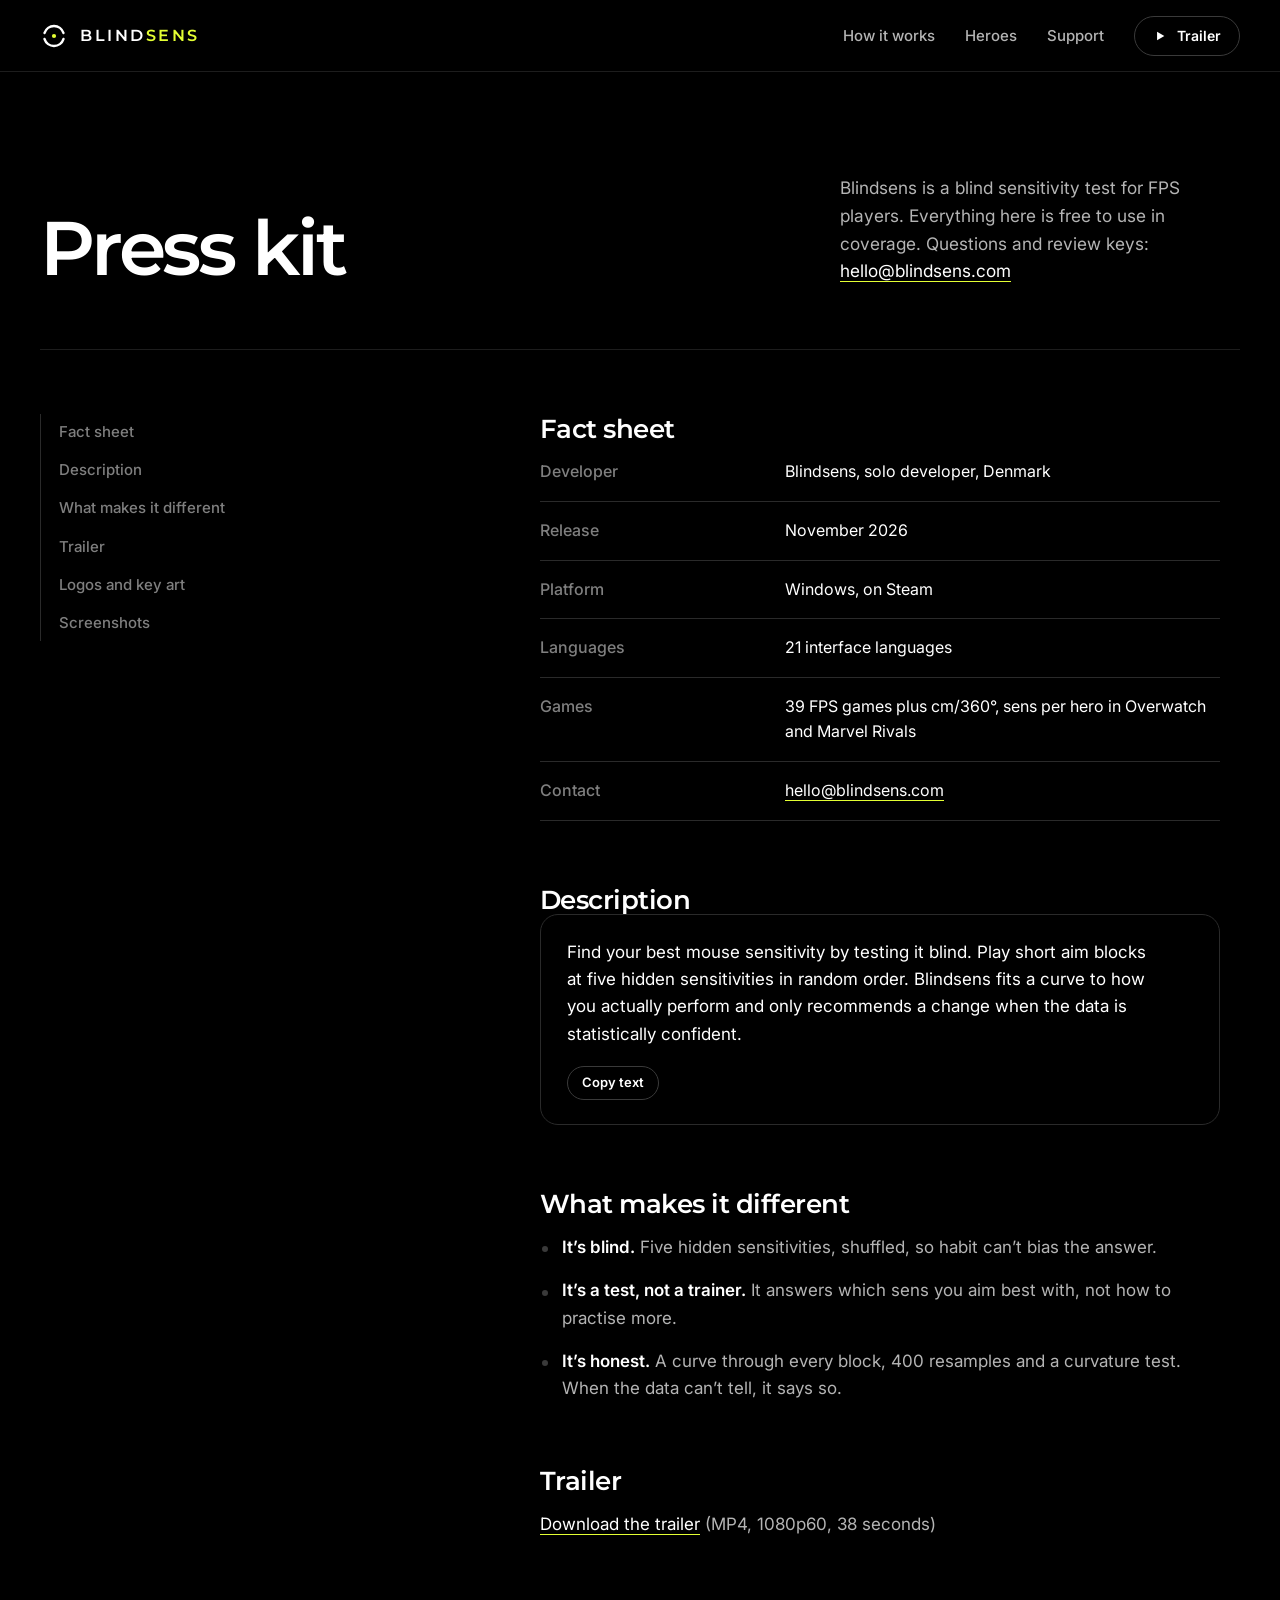
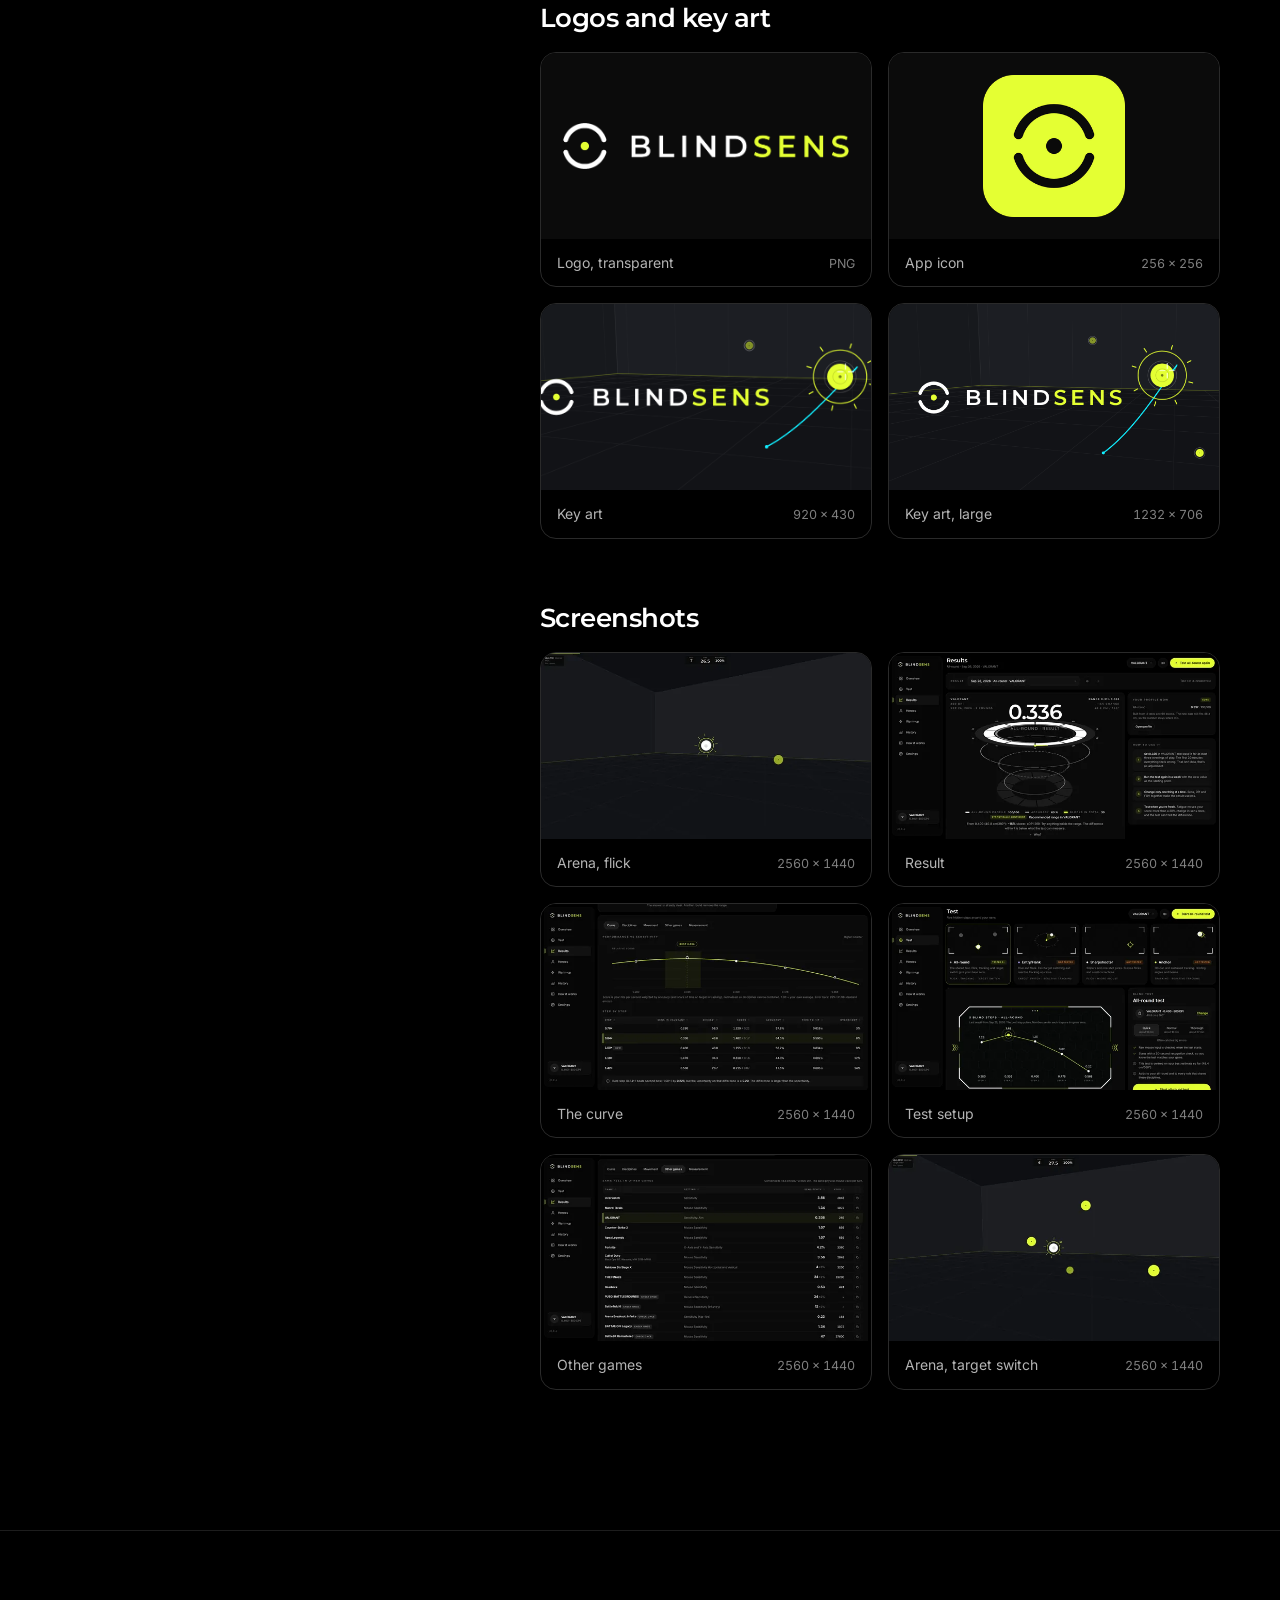
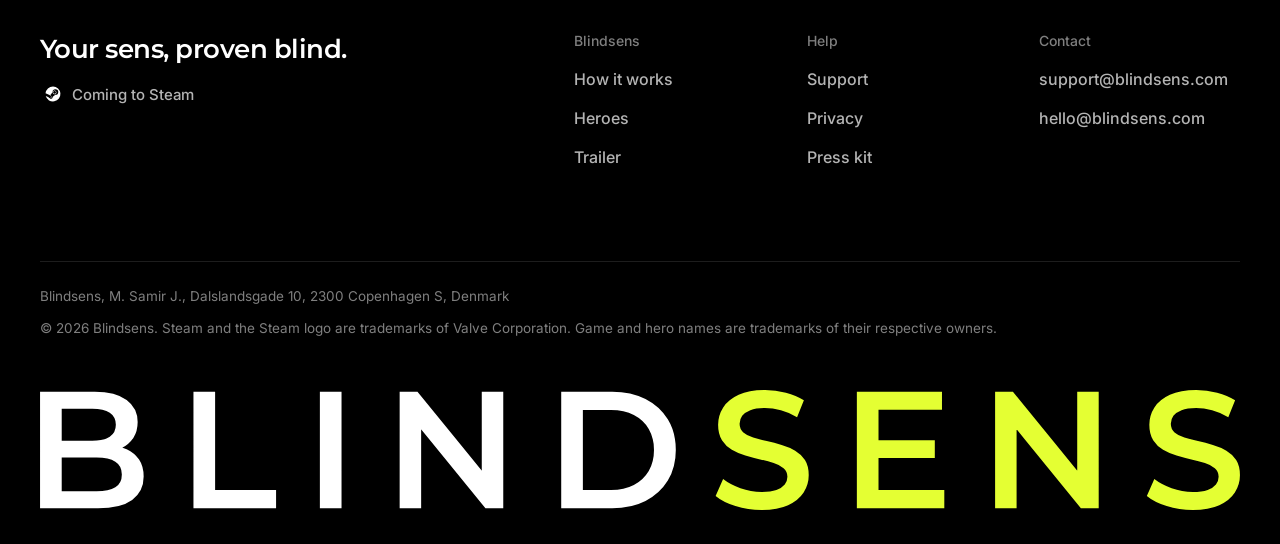
<file: press.html>
<!doctype html>
<html lang="en">
<head>
<meta charset="utf-8">
<meta name="viewport" content="width=device-width, initial-scale=1, viewport-fit=cover">
<title>Press kit · Blindsens</title>
<meta name="description" content="Fact sheet, description, logos, screenshots and trailer for Blindsens.">
<meta name="theme-color" content="#000000">
<meta name="color-scheme" content="dark">
<link rel="canonical" href="https://blindsens.com/press.html">
<meta property="og:type" content="website">
<meta property="og:site_name" content="Blindsens">
<meta property="og:title" content="Press kit · Blindsens">
<meta property="og:description" content="Fact sheet, description, logos, screenshots and trailer for Blindsens.">
<meta property="og:url" content="https://blindsens.com/press.html">
<meta property="og:image" content="https://blindsens.com/og.png">
<meta property="og:image:width" content="1200"><meta property="og:image:height" content="630">
<meta property="og:image:alt" content="The Blindsens mark and wordmark in the Blindsens arena">
<meta name="twitter:card" content="summary_large_image">
<link rel="icon" href="favicon.ico" sizes="any">
<link rel="icon" href="favicon-32.png" type="image/png">
<link rel="apple-touch-icon" href="apple-touch-icon.png">
<link rel="stylesheet" href="assets/fonts.css?v=3.0"><link rel="stylesheet" href="assets/site.css?v=3.0">
<script>(function(h){h.classList.add("js");try{if(sessionStorage.getItem("bs-veil")==="1"){h.classList.add("veil-in");sessionStorage.removeItem("bs-veil")}}catch(e){}})(document.documentElement)</script>
</head>
<body class="doc">
<a class="skip" href="#main">Skip to content</a>
<header class="nav" id="nav"><div class="in">
  <a class="brand" href="index.html" aria-label="Blindsens, front page"><svg class="mark" viewBox="0 0 48 48" aria-hidden="true" focusable="false"><path d="M7.81 18.8A17 17 0 0 1 40.19 18.8M40.19 29.2A17 17 0 0 1 7.81 29.2" fill="none" stroke="#fff" stroke-width="4.2" stroke-linecap="round"/><circle cx="24" cy="24" r="3.6" fill="#e4ff33"/></svg><span class="wm">BLIND<span>SENS</span></span></a>
  <nav aria-label="Main"><a href="index.html#how">How it works</a><a href="index.html#heroes">Heroes</a><a href="support.html">Support</a><a class="btn sec sm" href="index.html#trailer" data-cta="trailer"><svg viewBox="0 0 24 24" aria-hidden="true" focusable="false"><path fill="currentColor" d="M7 4.6v14.8L19.4 12z"/></svg>Trailer</a></nav>
  <button class="mbtn" type="button" aria-expanded="false" aria-controls="menu"><span>Menu</span><span class="ic" aria-hidden="true"><i></i><i></i></span></button>
</div></header>
<div class="menu" id="menu" role="dialog" aria-modal="true" aria-label="Menu" hidden>
  <div class="bar"><div class="in">
    <a class="brand" href="index.html" aria-label="Blindsens, front page"><svg class="mark" viewBox="0 0 48 48" aria-hidden="true" focusable="false"><path d="M7.81 18.8A17 17 0 0 1 40.19 18.8M40.19 29.2A17 17 0 0 1 7.81 29.2" fill="none" stroke="#fff" stroke-width="4.2" stroke-linecap="round"/><circle cx="24" cy="24" r="3.6" fill="#e4ff33"/></svg><span class="wm">BLIND<span>SENS</span></span></a>
    <button class="mbtn" type="button" data-close><span>Close</span><span class="ic" aria-hidden="true"><i></i><i></i></span></button>
  </div></div>
  <div class="body"><div class="in">
    <nav class="big" aria-label="Menu">
      <a class="fx" href="index.html#how">How it works</a>
      <a class="fx" href="index.html#heroes">Heroes</a>
      <a class="fx" href="index.html#trailer" data-cta="trailer">Trailer</a>
      <a class="fx" href="support.html">Support</a>
    </nav>
  </div><div class="in foot fx">
    <div class="sm"><a href="privacy.html">Privacy</a><a href="press.html">Press kit</a><a href="mailto:support@blindsens.com">support@blindsens.com</a></div>
    <span class="steam" data-steam><svg class="si" viewBox="0 0 24 24" aria-hidden="true"><path fill="currentColor" d="M12 2a10 10 0 0 0-9.96 9.1l5.36 2.22a2.8 2.8 0 0 1 1.62-.46l2.4-3.46v-.05a3.8 3.8 0 1 1 3.8 3.8h-.09l-3.4 2.44v.13a2.84 2.84 0 0 1-5.62.58L2.3 14.8A10 10 0 1 0 12 2Zm-4.8 15.2-1.23-.51a2.13 2.13 0 1 0 1.16-2.9l1.27.53a1.57 1.57 0 1 1-1.2 2.88Zm9.4-7.35a2.53 2.53 0 1 0-2.53 2.53 2.53 2.53 0 0 0 2.53-2.53Zm-4.43 0a1.9 1.9 0 1 1 1.9 1.9 1.9 1.9 0 0 1-1.9-1.9Z"/></svg>Coming to Steam</span>
  </div></div>
</div>
<div class="lids" aria-hidden="true"><i class="t"></i><i class="b"></i><i class="s"></i></div>
<main id="main" class="page">
  <div class="in">
    <header class="page-head">
      <h1 class="d-xl">Press kit</h1>
      <p>Blindsens is a blind sensitivity test for FPS players. Everything here is free to use in coverage. Questions and review keys: <a href="mailto:hello@blindsens.com">hello@blindsens.com</a></p>
    </header>
    <div class="page-body">
      <aside><div class="stick"><nav class="toc" aria-label="On this page"><a href="#facts">Fact sheet</a><a href="#about">Description</a><a href="#different">What makes it different</a><a href="#trailer-dl">Trailer</a><a href="#logos">Logos and key art</a><a href="#shots">Screenshots</a></nav></div></aside>
      <div class="prose">
        <h2 id="facts">Fact sheet</h2>
        <table class="sheet"><tbody>
          <tr><th scope="row">Developer</th><td>Blindsens, solo developer, Denmark</td></tr>
          <tr><th scope="row">Release</th><td>November 2026</td></tr>
          <tr><th scope="row">Platform</th><td>Windows, on Steam</td></tr>
          <tr><th scope="row">Languages</th><td>21 interface languages</td></tr>
          <tr><th scope="row">Games</th><td>39 FPS games plus cm/360°, sens per hero in Overwatch and Marvel Rivals</td></tr>
          <tr><th scope="row">Contact</th><td><a href="mailto:hello@blindsens.com">hello@blindsens.com</a></td></tr>
        </tbody></table>
        <h2 id="about">Description</h2>
        <div class="blurb"><p id="blurb">Find your best mouse sensitivity by testing it blind. Play short aim blocks at five hidden sensitivities in random order. Blindsens fits a curve to how you actually perform and only recommends a change when the data is statistically confident.</p><button class="copy" type="button" data-copy="#blurb">Copy text</button></div>
        <h2 id="different">What makes it different</h2>
        <ul>
          <li><b>It’s blind.</b> Five hidden sensitivities, shuffled, so habit can’t bias the answer.</li>
          <li><b>It’s a test, not a trainer.</b> It answers which sens you aim best with, not how to practise more.</li>
          <li><b>It’s honest.</b> A curve through every block, 400 resamples and a curvature test. When the data can’t tell, it says so.</li>
        </ul>
        <h2 id="trailer-dl">Trailer</h2>
        <p><a href="media/blindsens-trailer.mp4" download>Download the trailer</a> (MP4, 1080p60, 38 seconds)</p>
        <h2 id="logos">Logos and key art</h2>
        <div class="dl"><a href="press/blindsens-logo.png" download><span class="im fit"><img src="press/blindsens-logo.png" alt="" loading="lazy" decoding="async"></span><span class="cap">Logo, transparent<small>PNG</small></span></a><a href="press/shortcut_icon_256x256.png" download><span class="im fit"><img src="press/shortcut_icon_256x256.png" alt="" loading="lazy" decoding="async"></span><span class="cap">App icon<small>256 × 256</small></span></a><a href="press/header_capsule_920x430.png" download><span class="im"><img src="press/header_capsule_920x430.png" alt="" loading="lazy" decoding="async"></span><span class="cap">Key art<small>920 × 430</small></span></a><a href="press/main_capsule_1232x706.png" download><span class="im"><img src="press/main_capsule_1232x706.png" alt="" loading="lazy" decoding="async"></span><span class="cap">Key art, large<small>1232 × 706</small></span></a></div>
        <h2 id="shots">Screenshots</h2>
        <div class="dl"><a href="press/blindsens-arena-flick.png" download><span class="im"><img src="press/thumb-arena-flick.webp" alt="" loading="lazy" decoding="async"></span><span class="cap">Arena, flick<small>2560 × 1440</small></span></a><a href="press/blindsens-result.png" download><span class="im"><img src="press/thumb-result.webp" alt="" loading="lazy" decoding="async"></span><span class="cap">Result<small>2560 × 1440</small></span></a><a href="press/blindsens-curve.png" download><span class="im"><img src="press/thumb-curve.webp" alt="" loading="lazy" decoding="async"></span><span class="cap">The curve<small>2560 × 1440</small></span></a><a href="press/blindsens-test-setup.png" download><span class="im"><img src="press/thumb-test-setup.webp" alt="" loading="lazy" decoding="async"></span><span class="cap">Test setup<small>2560 × 1440</small></span></a><a href="press/blindsens-other-games.png" download><span class="im"><img src="press/thumb-other-games.webp" alt="" loading="lazy" decoding="async"></span><span class="cap">Other games<small>2560 × 1440</small></span></a><a href="press/blindsens-arena-target-switch.png" download><span class="im"><img src="press/thumb-arena-target-switch.webp" alt="" loading="lazy" decoding="async"></span><span class="cap">Arena, target switch<small>2560 × 1440</small></span></a></div>
      </div>
    </div>
  </div>
</main>
<footer class="ft">
  <div class="in">
    <div class="ft-grid">
      <div>
        <p class="say">Your sens, proven blind.</p>
        <span class="steam" data-steam><svg class="si" viewBox="0 0 24 24" aria-hidden="true"><path fill="currentColor" d="M12 2a10 10 0 0 0-9.96 9.1l5.36 2.22a2.8 2.8 0 0 1 1.62-.46l2.4-3.46v-.05a3.8 3.8 0 1 1 3.8 3.8h-.09l-3.4 2.44v.13a2.84 2.84 0 0 1-5.62.58L2.3 14.8A10 10 0 1 0 12 2Zm-4.8 15.2-1.23-.51a2.13 2.13 0 1 0 1.16-2.9l1.27.53a1.57 1.57 0 1 1-1.2 2.88Zm9.4-7.35a2.53 2.53 0 1 0-2.53 2.53 2.53 2.53 0 0 0 2.53-2.53Zm-4.43 0a1.9 1.9 0 1 1 1.9 1.9 1.9 1.9 0 0 1-1.9-1.9Z"/></svg>Coming to Steam</span>
      </div>
      <div><h2>Blindsens</h2><ul><li><a href="index.html#how">How it works</a></li><li><a href="index.html#heroes">Heroes</a></li><li><a href="index.html#trailer" data-cta="trailer">Trailer</a></li></ul></div>
      <div><h2>Help</h2><ul><li><a href="support.html">Support</a></li><li><a href="privacy.html">Privacy</a></li><li><a href="press.html">Press kit</a></li></ul></div>
      <div><h2>Contact</h2><ul><li><a href="mailto:support@blindsens.com">support@blindsens.com</a></li><li><a href="mailto:hello@blindsens.com">hello@blindsens.com</a></li></ul></div>
    </div>
    <div class="ft-legal">
      <p>Blindsens, M. Samir J., Dalslandsgade 10, 2300 Copenhagen S, Denmark</p>
      <p>© 2026 Blindsens. Steam and the Steam logo are trademarks of Valve Corporation. Game and hero names are trademarks of their respective owners.</p>
    </div>
    <div class="ft-wm eye" data-eye="view"><span class="ln"><span class="w"><span class="t"><svg viewBox="94 -710 7204 720" aria-hidden="true" focusable="false"><path fill="#fff" d="M94 0V-700H422Q548 -700 614 -650.5Q680 -601 680 -518Q680 -462 654 -422.5Q628 -383 584.5 -361.5Q541 -340 490 -340L508 -376Q567 -376 614 -354.5Q661 -333 688.5 -292Q716 -251 716 -190Q716 -100 647 -50Q578 0 442 0ZM224 -102H434Q507 -102 546 -126Q585 -150 585 -203Q585 -255 546 -279.5Q507 -304 434 -304H214V-405H408Q476 -405 512.5 -429Q549 -453 549 -501Q549 -550 512.5 -574Q476 -598 408 -598H224ZM1015 0V-700H1145V-110H1511V0ZM1774 0V-700H1904V0ZM2253 0V-700H2360L2799 -161H2746V-700H2875V0H2768L2329 -539H2382V0ZM3223 0V-700H3529Q3643 -700 3729 -656Q3815 -612 3863 -534Q3911 -456 3911 -350Q3911 -245 3863 -166.5Q3815 -88 3729 -44Q3643 0 3529 0ZM3353 -110H3523Q3601 -110 3659 -140Q3717 -170 3748.5 -224Q3780 -278 3780 -350Q3780 -423 3748.5 -476.5Q3717 -530 3659 -560Q3601 -590 3523 -590H3353Z"/><path fill="#e4ff33" d="M4426 10Q4344 10 4269 -13.5Q4194 -37 4150 -74L4195 -175Q4237 -142 4299 -120Q4361 -98 4426 -98Q4481 -98 4515 -110Q4549 -122 4565 -142.5Q4581 -163 4581 -189Q4581 -221 4558 -240.5Q4535 -260 4498.5 -271.5Q4462 -283 4417.5 -293Q4373 -303 4328.5 -316.5Q4284 -330 4247.5 -351.5Q4211 -373 4188 -409Q4165 -445 4165 -501Q4165 -558 4195.5 -605.5Q4226 -653 4288.5 -681.5Q4351 -710 4447 -710Q4510 -710 4572 -694Q4634 -678 4680 -648L4639 -547Q4592 -575 4542 -588.5Q4492 -602 4446 -602Q4392 -602 4358.5 -589Q4325 -576 4309.5 -555Q4294 -534 4294 -507Q4294 -475 4316.5 -455.5Q4339 -436 4375.5 -425Q4412 -414 4457 -403.5Q4502 -393 4546.5 -380Q4591 -367 4627.5 -346Q4664 -325 4686.5 -289Q4709 -253 4709 -198Q4709 -142 4678.5 -94.5Q4648 -47 4585 -18.5Q4522 10 4426 10ZM4998 0V-700H5509V-591H5128V-109H5523V0ZM5118 -302V-409H5466V-302ZM5828 0V-700H5935L6374 -161H6321V-700H6450V0H6343L5904 -539H5957V0ZM7015 10Q6933 10 6858 -13.5Q6783 -37 6739 -74L6784 -175Q6826 -142 6888 -120Q6950 -98 7015 -98Q7070 -98 7104 -110Q7138 -122 7154 -142.5Q7170 -163 7170 -189Q7170 -221 7147 -240.5Q7124 -260 7087.5 -271.5Q7051 -283 7006.5 -293Q6962 -303 6917.5 -316.5Q6873 -330 6836.5 -351.5Q6800 -373 6777 -409Q6754 -445 6754 -501Q6754 -558 6784.5 -605.5Q6815 -653 6877.5 -681.5Q6940 -710 7036 -710Q7099 -710 7161 -694Q7223 -678 7269 -648L7228 -547Q7181 -575 7131 -588.5Q7081 -602 7035 -602Q6981 -602 6947.5 -589Q6914 -576 6898.5 -555Q6883 -534 6883 -507Q6883 -475 6905.5 -455.5Q6928 -436 6964.5 -425Q7001 -414 7046 -403.5Q7091 -393 7135.5 -380Q7180 -367 7216.5 -346Q7253 -325 7275.5 -289Q7298 -253 7298 -198Q7298 -142 7267.5 -94.5Q7237 -47 7174 -18.5Q7111 10 7015 10Z"/></svg></span></span></span></div>
  </div>
</footer>
<script src="assets/site.js?v=3.0" defer></script>
</body>
</html>
</file>
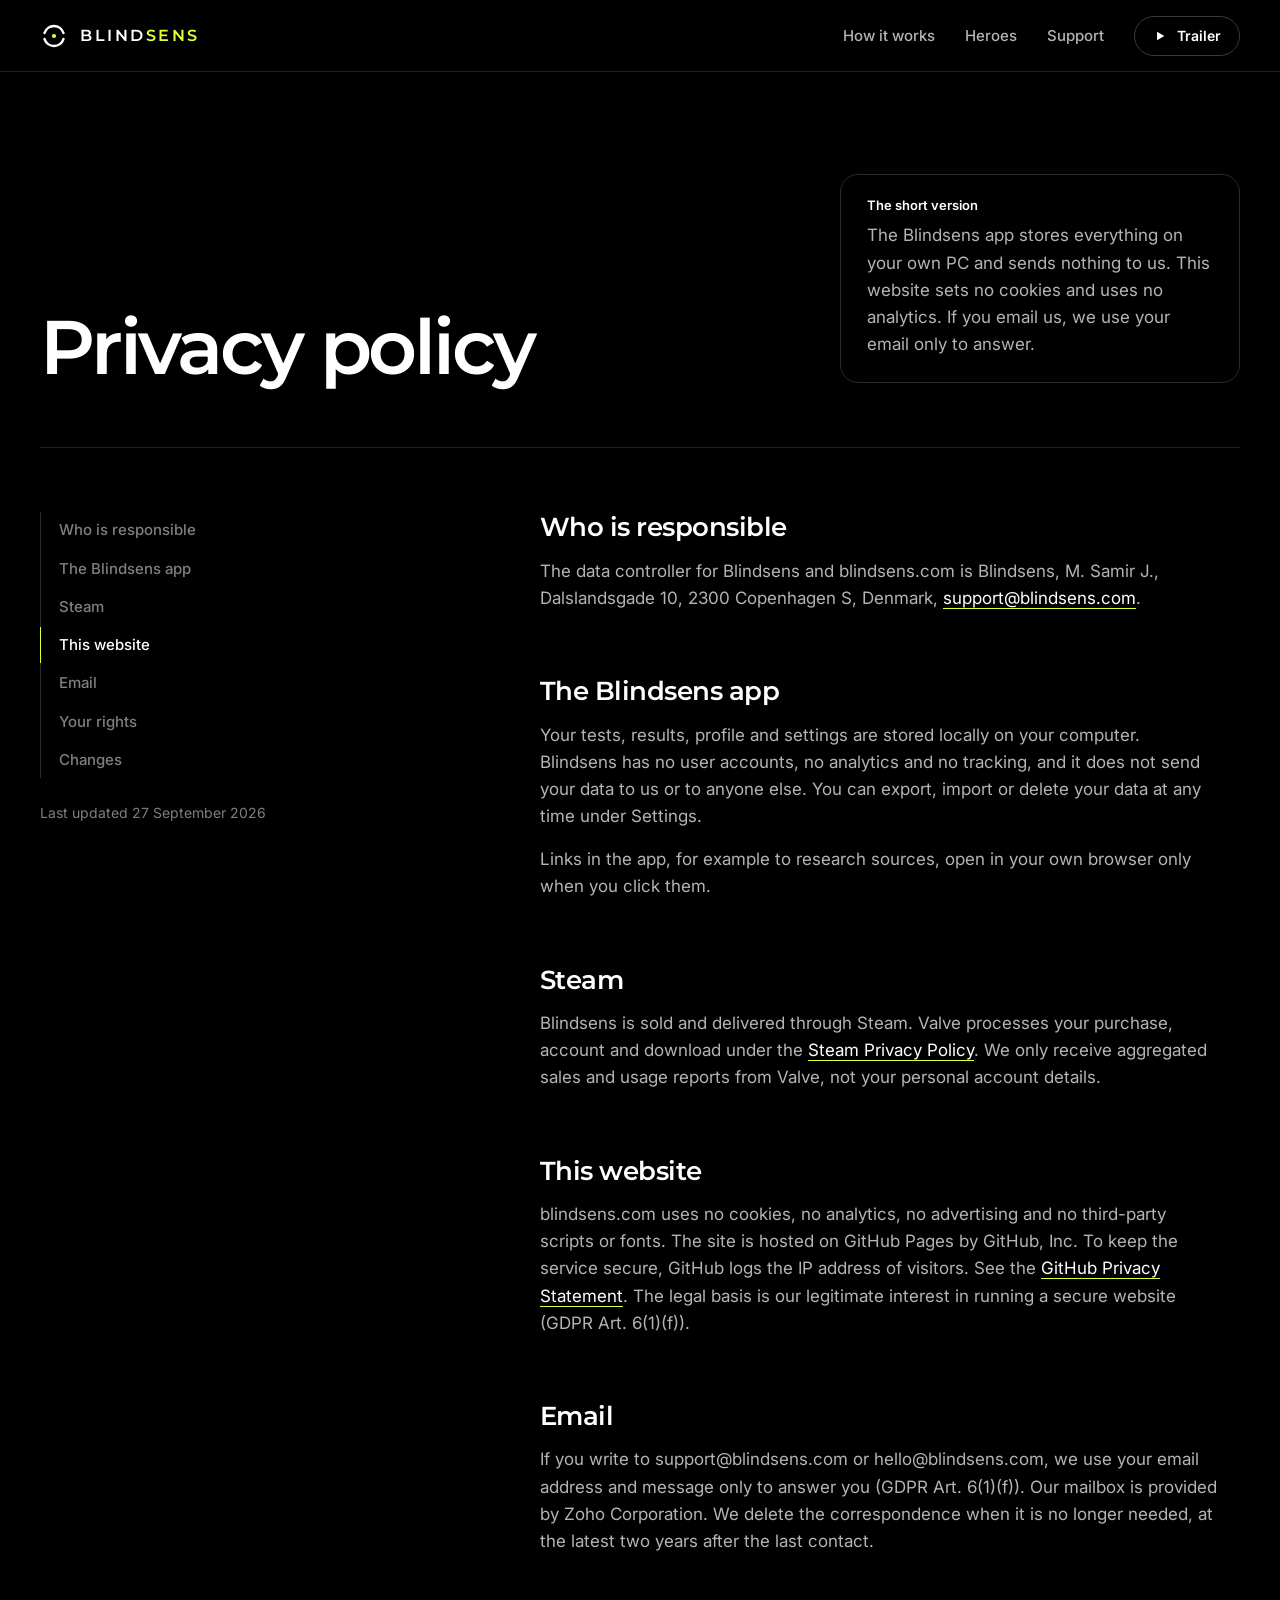
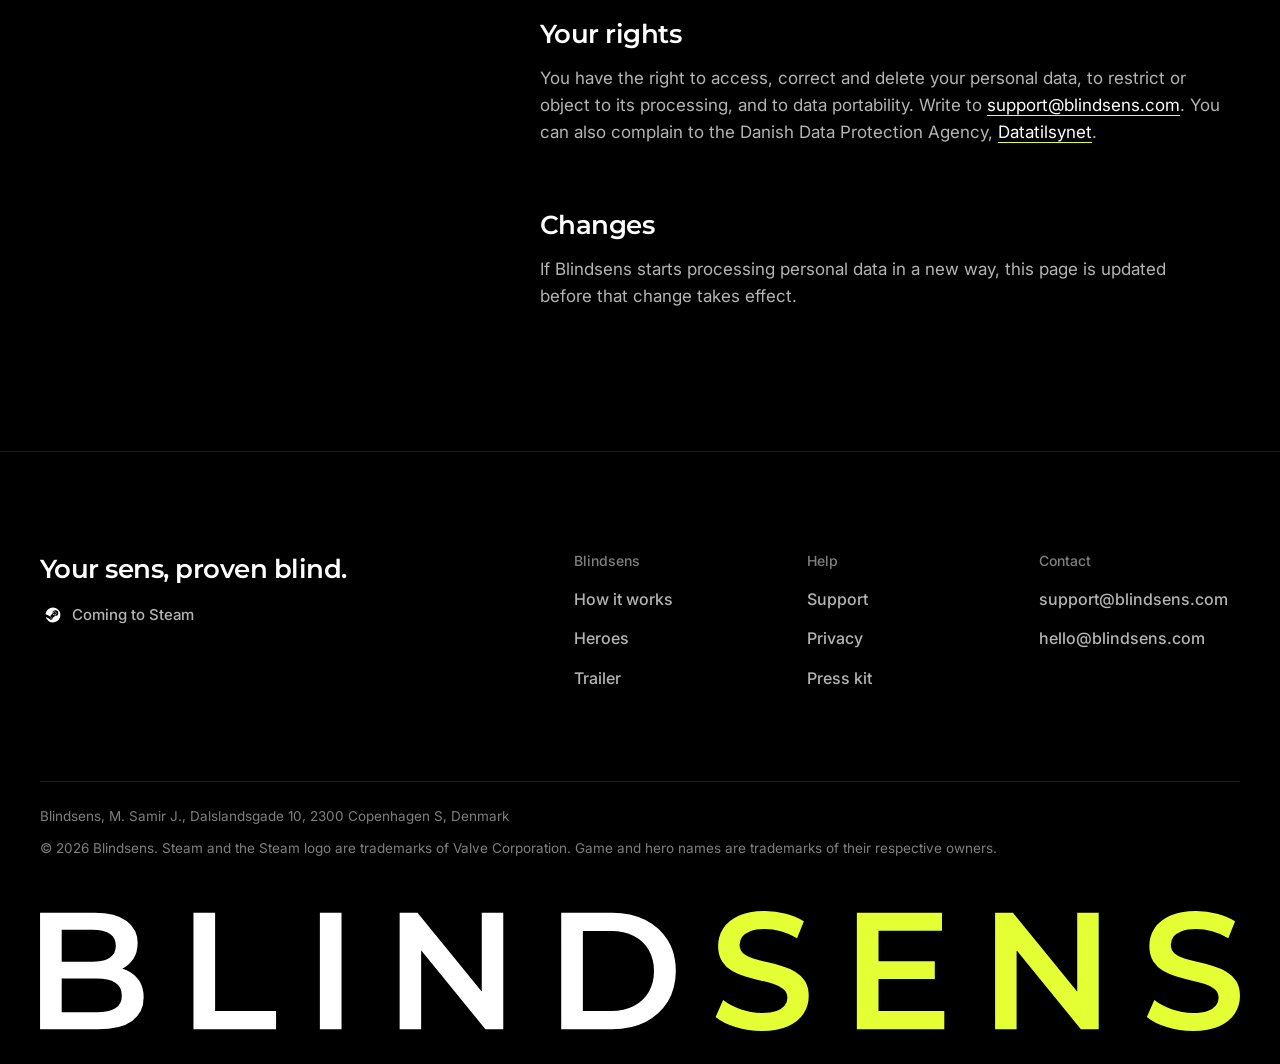
<file: privacy.html>
<!doctype html>
<html lang="en">
<head>
<meta charset="utf-8">
<meta name="viewport" content="width=device-width, initial-scale=1, viewport-fit=cover">
<title>Privacy policy · Blindsens</title>
<meta name="description" content="How Blindsens and blindsens.com handle personal data.">
<meta name="theme-color" content="#000000">
<meta name="color-scheme" content="dark">
<link rel="canonical" href="https://blindsens.com/privacy.html">
<meta property="og:type" content="website">
<meta property="og:site_name" content="Blindsens">
<meta property="og:title" content="Privacy policy · Blindsens">
<meta property="og:description" content="How Blindsens and blindsens.com handle personal data.">
<meta property="og:url" content="https://blindsens.com/privacy.html">
<meta property="og:image" content="https://blindsens.com/og.png">
<meta property="og:image:width" content="1200"><meta property="og:image:height" content="630">
<meta property="og:image:alt" content="The Blindsens mark and wordmark in the Blindsens arena">
<meta name="twitter:card" content="summary_large_image">
<link rel="icon" href="favicon.ico" sizes="any">
<link rel="icon" href="favicon-32.png" type="image/png">
<link rel="apple-touch-icon" href="apple-touch-icon.png">
<link rel="stylesheet" href="assets/fonts.css?v=3.0"><link rel="stylesheet" href="assets/site.css?v=3.0">
<script>(function(h){h.classList.add("js");try{if(sessionStorage.getItem("bs-veil")==="1"){h.classList.add("veil-in");sessionStorage.removeItem("bs-veil")}}catch(e){}})(document.documentElement)</script>
</head>
<body class="doc">
<a class="skip" href="#main">Skip to content</a>
<header class="nav" id="nav"><div class="in">
  <a class="brand" href="index.html" aria-label="Blindsens, front page"><svg class="mark" viewBox="0 0 48 48" aria-hidden="true" focusable="false"><path d="M7.81 18.8A17 17 0 0 1 40.19 18.8M40.19 29.2A17 17 0 0 1 7.81 29.2" fill="none" stroke="#fff" stroke-width="4.2" stroke-linecap="round"/><circle cx="24" cy="24" r="3.6" fill="#e4ff33"/></svg><span class="wm">BLIND<span>SENS</span></span></a>
  <nav aria-label="Main"><a href="index.html#how">How it works</a><a href="index.html#heroes">Heroes</a><a href="support.html">Support</a><a class="btn sec sm" href="index.html#trailer" data-cta="trailer"><svg viewBox="0 0 24 24" aria-hidden="true" focusable="false"><path fill="currentColor" d="M7 4.6v14.8L19.4 12z"/></svg>Trailer</a></nav>
  <button class="mbtn" type="button" aria-expanded="false" aria-controls="menu"><span>Menu</span><span class="ic" aria-hidden="true"><i></i><i></i></span></button>
</div></header>
<div class="menu" id="menu" role="dialog" aria-modal="true" aria-label="Menu" hidden>
  <div class="bar"><div class="in">
    <a class="brand" href="index.html" aria-label="Blindsens, front page"><svg class="mark" viewBox="0 0 48 48" aria-hidden="true" focusable="false"><path d="M7.81 18.8A17 17 0 0 1 40.19 18.8M40.19 29.2A17 17 0 0 1 7.81 29.2" fill="none" stroke="#fff" stroke-width="4.2" stroke-linecap="round"/><circle cx="24" cy="24" r="3.6" fill="#e4ff33"/></svg><span class="wm">BLIND<span>SENS</span></span></a>
    <button class="mbtn" type="button" data-close><span>Close</span><span class="ic" aria-hidden="true"><i></i><i></i></span></button>
  </div></div>
  <div class="body"><div class="in">
    <nav class="big" aria-label="Menu">
      <a class="fx" href="index.html#how">How it works</a>
      <a class="fx" href="index.html#heroes">Heroes</a>
      <a class="fx" href="index.html#trailer" data-cta="trailer">Trailer</a>
      <a class="fx" href="support.html">Support</a>
    </nav>
  </div><div class="in foot fx">
    <div class="sm"><a href="privacy.html">Privacy</a><a href="press.html">Press kit</a><a href="mailto:support@blindsens.com">support@blindsens.com</a></div>
    <span class="steam" data-steam><svg class="si" viewBox="0 0 24 24" aria-hidden="true"><path fill="currentColor" d="M12 2a10 10 0 0 0-9.96 9.1l5.36 2.22a2.8 2.8 0 0 1 1.62-.46l2.4-3.46v-.05a3.8 3.8 0 1 1 3.8 3.8h-.09l-3.4 2.44v.13a2.84 2.84 0 0 1-5.62.58L2.3 14.8A10 10 0 1 0 12 2Zm-4.8 15.2-1.23-.51a2.13 2.13 0 1 0 1.16-2.9l1.27.53a1.57 1.57 0 1 1-1.2 2.88Zm9.4-7.35a2.53 2.53 0 1 0-2.53 2.53 2.53 2.53 0 0 0 2.53-2.53Zm-4.43 0a1.9 1.9 0 1 1 1.9 1.9 1.9 1.9 0 0 1-1.9-1.9Z"/></svg>Coming to Steam</span>
  </div></div>
</div>
<div class="lids" aria-hidden="true"><i class="t"></i><i class="b"></i><i class="s"></i></div>
<main id="main" class="page">
  <div class="in">
    <header class="page-head">
      <h1 class="d-xl">Privacy policy</h1>
      <div class="note"><b>The short version</b>The Blindsens app stores everything on your own PC and sends nothing to us. This website sets no cookies and uses no analytics. If you email us, we use your email only to answer.</div>
    </header>
    <div class="page-body">
      <aside><div class="stick"><nav class="toc" aria-label="On this page"><a href="#who">Who is responsible</a><a href="#app">The Blindsens app</a><a href="#steam">Steam</a><a href="#site">This website</a><a href="#email">Email</a><a href="#rights">Your rights</a><a href="#changes">Changes</a></nav><p class="small" style="margin-top:24px">Last updated 27 September 2026</p></div></aside>
      <div class="prose"><h2 id="who">Who is responsible</h2><p>The data controller for Blindsens and blindsens.com is Blindsens, M. Samir J., Dalslandsgade 10, 2300 Copenhagen S, Denmark, <a href="mailto:support@blindsens.com">support@blindsens.com</a>.</p><h2 id="app">The Blindsens app</h2><p>Your tests, results, profile and settings are stored locally on your computer. Blindsens has no user accounts, no analytics and no tracking, and it does not send your data to us or to anyone else. You can export, import or delete your data at any time under Settings.</p><p>Links in the app, for example to research sources, open in your own browser only when you click them.</p><h2 id="steam">Steam</h2><p>Blindsens is sold and delivered through Steam. Valve processes your purchase, account and download under the <a href="https://store.steampowered.com/privacy_agreement/" rel="noopener">Steam Privacy Policy</a>. We only receive aggregated sales and usage reports from Valve, not your personal account details.</p><h2 id="site">This website</h2><p>blindsens.com uses no cookies, no analytics, no advertising and no third-party scripts or fonts. The site is hosted on GitHub Pages by GitHub, Inc. To keep the service secure, GitHub logs the IP address of visitors. See the <a href="https://docs.github.com/en/site-policy/privacy-policies/github-general-privacy-statement" rel="noopener">GitHub Privacy Statement</a>. The legal basis is our legitimate interest in running a secure website (GDPR Art. 6(1)(f)).</p><h2 id="email">Email</h2><p>If you write to support@blindsens.com or hello@blindsens.com, we use your email address and message only to answer you (GDPR Art. 6(1)(f)). Our mailbox is provided by Zoho Corporation. We delete the correspondence when it is no longer needed, at the latest two years after the last contact.</p><h2 id="rights">Your rights</h2><p>You have the right to access, correct and delete your personal data, to restrict or object to its processing, and to data portability. Write to <a href="mailto:support@blindsens.com">support@blindsens.com</a>. You can also complain to the Danish Data Protection Agency, <a href="https://www.datatilsynet.dk" rel="noopener">Datatilsynet</a>.</p><h2 id="changes">Changes</h2><p>If Blindsens starts processing personal data in a new way, this page is updated before that change takes effect.</p></div>
    </div>
  </div>
</main>
<footer class="ft">
  <div class="in">
    <div class="ft-grid">
      <div>
        <p class="say">Your sens, proven blind.</p>
        <span class="steam" data-steam><svg class="si" viewBox="0 0 24 24" aria-hidden="true"><path fill="currentColor" d="M12 2a10 10 0 0 0-9.96 9.1l5.36 2.22a2.8 2.8 0 0 1 1.62-.46l2.4-3.46v-.05a3.8 3.8 0 1 1 3.8 3.8h-.09l-3.4 2.44v.13a2.84 2.84 0 0 1-5.62.58L2.3 14.8A10 10 0 1 0 12 2Zm-4.8 15.2-1.23-.51a2.13 2.13 0 1 0 1.16-2.9l1.27.53a1.57 1.57 0 1 1-1.2 2.88Zm9.4-7.35a2.53 2.53 0 1 0-2.53 2.53 2.53 2.53 0 0 0 2.53-2.53Zm-4.43 0a1.9 1.9 0 1 1 1.9 1.9 1.9 1.9 0 0 1-1.9-1.9Z"/></svg>Coming to Steam</span>
      </div>
      <div><h2>Blindsens</h2><ul><li><a href="index.html#how">How it works</a></li><li><a href="index.html#heroes">Heroes</a></li><li><a href="index.html#trailer" data-cta="trailer">Trailer</a></li></ul></div>
      <div><h2>Help</h2><ul><li><a href="support.html">Support</a></li><li><a href="privacy.html">Privacy</a></li><li><a href="press.html">Press kit</a></li></ul></div>
      <div><h2>Contact</h2><ul><li><a href="mailto:support@blindsens.com">support@blindsens.com</a></li><li><a href="mailto:hello@blindsens.com">hello@blindsens.com</a></li></ul></div>
    </div>
    <div class="ft-legal">
      <p>Blindsens, M. Samir J., Dalslandsgade 10, 2300 Copenhagen S, Denmark</p>
      <p>© 2026 Blindsens. Steam and the Steam logo are trademarks of Valve Corporation. Game and hero names are trademarks of their respective owners.</p>
    </div>
    <div class="ft-wm eye" data-eye="view"><span class="ln"><span class="w"><span class="t"><svg viewBox="94 -710 7204 720" aria-hidden="true" focusable="false"><path fill="#fff" d="M94 0V-700H422Q548 -700 614 -650.5Q680 -601 680 -518Q680 -462 654 -422.5Q628 -383 584.5 -361.5Q541 -340 490 -340L508 -376Q567 -376 614 -354.5Q661 -333 688.5 -292Q716 -251 716 -190Q716 -100 647 -50Q578 0 442 0ZM224 -102H434Q507 -102 546 -126Q585 -150 585 -203Q585 -255 546 -279.5Q507 -304 434 -304H214V-405H408Q476 -405 512.5 -429Q549 -453 549 -501Q549 -550 512.5 -574Q476 -598 408 -598H224ZM1015 0V-700H1145V-110H1511V0ZM1774 0V-700H1904V0ZM2253 0V-700H2360L2799 -161H2746V-700H2875V0H2768L2329 -539H2382V0ZM3223 0V-700H3529Q3643 -700 3729 -656Q3815 -612 3863 -534Q3911 -456 3911 -350Q3911 -245 3863 -166.5Q3815 -88 3729 -44Q3643 0 3529 0ZM3353 -110H3523Q3601 -110 3659 -140Q3717 -170 3748.5 -224Q3780 -278 3780 -350Q3780 -423 3748.5 -476.5Q3717 -530 3659 -560Q3601 -590 3523 -590H3353Z"/><path fill="#e4ff33" d="M4426 10Q4344 10 4269 -13.5Q4194 -37 4150 -74L4195 -175Q4237 -142 4299 -120Q4361 -98 4426 -98Q4481 -98 4515 -110Q4549 -122 4565 -142.5Q4581 -163 4581 -189Q4581 -221 4558 -240.5Q4535 -260 4498.5 -271.5Q4462 -283 4417.5 -293Q4373 -303 4328.5 -316.5Q4284 -330 4247.5 -351.5Q4211 -373 4188 -409Q4165 -445 4165 -501Q4165 -558 4195.5 -605.5Q4226 -653 4288.5 -681.5Q4351 -710 4447 -710Q4510 -710 4572 -694Q4634 -678 4680 -648L4639 -547Q4592 -575 4542 -588.5Q4492 -602 4446 -602Q4392 -602 4358.5 -589Q4325 -576 4309.5 -555Q4294 -534 4294 -507Q4294 -475 4316.5 -455.5Q4339 -436 4375.5 -425Q4412 -414 4457 -403.5Q4502 -393 4546.5 -380Q4591 -367 4627.5 -346Q4664 -325 4686.5 -289Q4709 -253 4709 -198Q4709 -142 4678.5 -94.5Q4648 -47 4585 -18.5Q4522 10 4426 10ZM4998 0V-700H5509V-591H5128V-109H5523V0ZM5118 -302V-409H5466V-302ZM5828 0V-700H5935L6374 -161H6321V-700H6450V0H6343L5904 -539H5957V0ZM7015 10Q6933 10 6858 -13.5Q6783 -37 6739 -74L6784 -175Q6826 -142 6888 -120Q6950 -98 7015 -98Q7070 -98 7104 -110Q7138 -122 7154 -142.5Q7170 -163 7170 -189Q7170 -221 7147 -240.5Q7124 -260 7087.5 -271.5Q7051 -283 7006.5 -293Q6962 -303 6917.5 -316.5Q6873 -330 6836.5 -351.5Q6800 -373 6777 -409Q6754 -445 6754 -501Q6754 -558 6784.5 -605.5Q6815 -653 6877.5 -681.5Q6940 -710 7036 -710Q7099 -710 7161 -694Q7223 -678 7269 -648L7228 -547Q7181 -575 7131 -588.5Q7081 -602 7035 -602Q6981 -602 6947.5 -589Q6914 -576 6898.5 -555Q6883 -534 6883 -507Q6883 -475 6905.5 -455.5Q6928 -436 6964.5 -425Q7001 -414 7046 -403.5Q7091 -393 7135.5 -380Q7180 -367 7216.5 -346Q7253 -325 7275.5 -289Q7298 -253 7298 -198Q7298 -142 7267.5 -94.5Q7237 -47 7174 -18.5Q7111 10 7015 10Z"/></svg></span></span></span></div>
  </div>
</footer>
<script src="assets/site.js?v=3.0" defer></script>
</body>
</html>
</file>
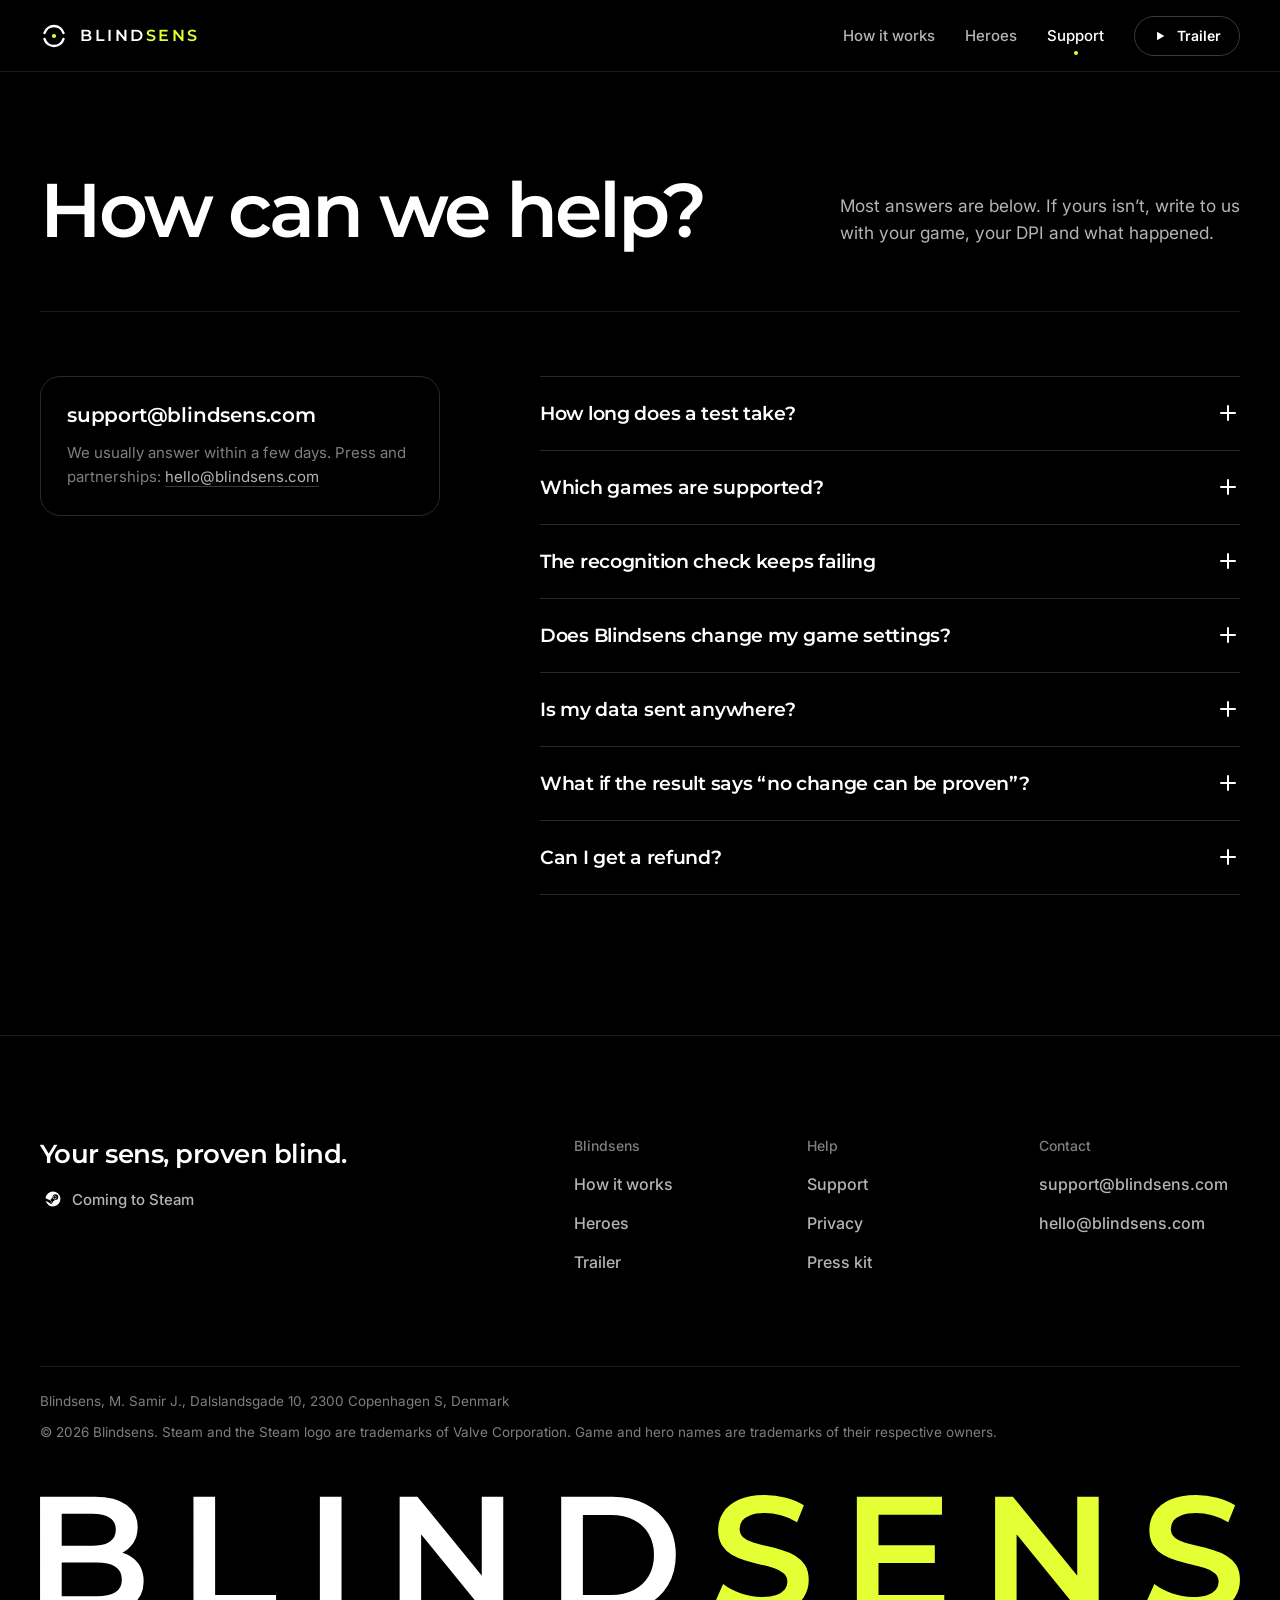
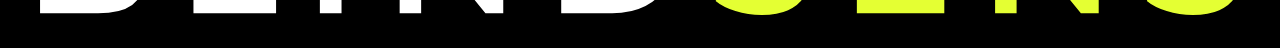
<file: support.html>
<!doctype html>
<html lang="en">
<head>
<meta charset="utf-8">
<meta name="viewport" content="width=device-width, initial-scale=1, viewport-fit=cover">
<title>Support · Blindsens</title>
<meta name="description" content="Help with Blindsens: tests, games, the recognition check, your data and how to reach us.">
<meta name="theme-color" content="#000000">
<meta name="color-scheme" content="dark">
<link rel="canonical" href="https://blindsens.com/support.html">
<meta property="og:type" content="website">
<meta property="og:site_name" content="Blindsens">
<meta property="og:title" content="Support · Blindsens">
<meta property="og:description" content="Help with Blindsens: tests, games, the recognition check, your data and how to reach us.">
<meta property="og:url" content="https://blindsens.com/support.html">
<meta property="og:image" content="https://blindsens.com/og.png">
<meta property="og:image:width" content="1200"><meta property="og:image:height" content="630">
<meta property="og:image:alt" content="The Blindsens mark and wordmark in the Blindsens arena">
<meta name="twitter:card" content="summary_large_image">
<link rel="icon" href="favicon.ico" sizes="any">
<link rel="icon" href="favicon-32.png" type="image/png">
<link rel="apple-touch-icon" href="apple-touch-icon.png">
<link rel="stylesheet" href="assets/fonts.css?v=3.0"><link rel="stylesheet" href="assets/site.css?v=3.0">
<script>(function(h){h.classList.add("js");try{if(sessionStorage.getItem("bs-veil")==="1"){h.classList.add("veil-in");sessionStorage.removeItem("bs-veil")}}catch(e){}})(document.documentElement)</script>
</head>
<body class="doc">
<a class="skip" href="#main">Skip to content</a>
<header class="nav" id="nav"><div class="in">
  <a class="brand" href="index.html" aria-label="Blindsens, front page"><svg class="mark" viewBox="0 0 48 48" aria-hidden="true" focusable="false"><path d="M7.81 18.8A17 17 0 0 1 40.19 18.8M40.19 29.2A17 17 0 0 1 7.81 29.2" fill="none" stroke="#fff" stroke-width="4.2" stroke-linecap="round"/><circle cx="24" cy="24" r="3.6" fill="#e4ff33"/></svg><span class="wm">BLIND<span>SENS</span></span></a>
  <nav aria-label="Main"><a href="index.html#how">How it works</a><a href="index.html#heroes">Heroes</a><a href="support.html" aria-current="page">Support</a><a class="btn sec sm" href="index.html#trailer" data-cta="trailer"><svg viewBox="0 0 24 24" aria-hidden="true" focusable="false"><path fill="currentColor" d="M7 4.6v14.8L19.4 12z"/></svg>Trailer</a></nav>
  <button class="mbtn" type="button" aria-expanded="false" aria-controls="menu"><span>Menu</span><span class="ic" aria-hidden="true"><i></i><i></i></span></button>
</div></header>
<div class="menu" id="menu" role="dialog" aria-modal="true" aria-label="Menu" hidden>
  <div class="bar"><div class="in">
    <a class="brand" href="index.html" aria-label="Blindsens, front page"><svg class="mark" viewBox="0 0 48 48" aria-hidden="true" focusable="false"><path d="M7.81 18.8A17 17 0 0 1 40.19 18.8M40.19 29.2A17 17 0 0 1 7.81 29.2" fill="none" stroke="#fff" stroke-width="4.2" stroke-linecap="round"/><circle cx="24" cy="24" r="3.6" fill="#e4ff33"/></svg><span class="wm">BLIND<span>SENS</span></span></a>
    <button class="mbtn" type="button" data-close><span>Close</span><span class="ic" aria-hidden="true"><i></i><i></i></span></button>
  </div></div>
  <div class="body"><div class="in">
    <nav class="big" aria-label="Menu">
      <a class="fx" href="index.html#how">How it works</a>
      <a class="fx" href="index.html#heroes">Heroes</a>
      <a class="fx" href="index.html#trailer" data-cta="trailer">Trailer</a>
      <a class="fx" href="support.html">Support</a>
    </nav>
  </div><div class="in foot fx">
    <div class="sm"><a href="privacy.html">Privacy</a><a href="press.html">Press kit</a><a href="mailto:support@blindsens.com">support@blindsens.com</a></div>
    <span class="steam" data-steam><svg class="si" viewBox="0 0 24 24" aria-hidden="true"><path fill="currentColor" d="M12 2a10 10 0 0 0-9.96 9.1l5.36 2.22a2.8 2.8 0 0 1 1.62-.46l2.4-3.46v-.05a3.8 3.8 0 1 1 3.8 3.8h-.09l-3.4 2.44v.13a2.84 2.84 0 0 1-5.62.58L2.3 14.8A10 10 0 1 0 12 2Zm-4.8 15.2-1.23-.51a2.13 2.13 0 1 0 1.16-2.9l1.27.53a1.57 1.57 0 1 1-1.2 2.88Zm9.4-7.35a2.53 2.53 0 1 0-2.53 2.53 2.53 2.53 0 0 0 2.53-2.53Zm-4.43 0a1.9 1.9 0 1 1 1.9 1.9 1.9 1.9 0 0 1-1.9-1.9Z"/></svg>Coming to Steam</span>
  </div></div>
</div>
<div class="lids" aria-hidden="true"><i class="t"></i><i class="b"></i><i class="s"></i></div>
<main id="main" class="page">
  <div class="in">
    <header class="page-head">
      <h1 class="d-xl">How can we help?</h1>
      <p>Most answers are below. If yours isn’t, write to us with your game, your DPI and what happened.</p>
    </header>
    <div class="page-body">
      <aside><div class="stick">
        <div class="card-mail">
          <a class="addr" href="mailto:support@blindsens.com">support@blindsens.com</a>
          <p>We usually answer within a few days. Press and partnerships: <a href="mailto:hello@blindsens.com">hello@blindsens.com</a></p>
        </div>
      </div></aside>
      <div class="faq"><details><summary>How long does a test take?<span class="pm" aria-hidden="true"></span></summary><div class="ans"><p>A quick test takes about 10 minutes, a normal one about 18 and a thorough one about 27. Every test adds to the same profile, so three quick tests on different days are worth more than one long one.</p></div></details><details><summary>Which games are supported?<span class="pm" aria-hidden="true"></span></summary><div class="ans"><p>39 FPS games, plus a custom mode where you enter your game’s rotation yourself. Your result is also given in cm/360°, which works in any game. In Overwatch and Marvel Rivals, you also get a sens per hero.</p></div></details><details><summary>The recognition check keeps failing<span class="pm" aria-hidden="true"></span></summary><div class="ans"><p>Check that the number you entered is your normal sens in that game: not a scoped, ADS or hero-specific value, and no typo. Check that the DPI matches your mouse software.</p><p>If it still fails, verify the rotation with the ruler-based 360° measurement under Settings.</p></div></details><details><summary>Does Blindsens change my game settings?<span class="pm" aria-hidden="true"></span></summary><div class="ans"><p>No. Blindsens never reads or changes any game. It runs on its own, and you set the recommended sens in your game yourself.</p></div></details><details><summary>Is my data sent anywhere?<span class="pm" aria-hidden="true"></span></summary><div class="ans"><p>No. Tests, profile and settings are stored only on your PC. You can export a backup, import it on another PC, open the data folder or delete your history under Settings. See the <a href="privacy.html">privacy policy</a>.</p></div></details><details><summary>What if the result says “no change can be proven”?<span class="pm" aria-hidden="true"></span></summary><div class="ans"><p>Then your current sens is already inside the range where the test can’t tell the steps apart. That is a real answer, not a failure. Another test on a different day will either confirm it or narrow it down.</p></div></details><details><summary>Can I get a refund?<span class="pm" aria-hidden="true"></span></summary><div class="ans"><p>Purchases and refunds are handled by Steam under Steam’s refund policy.</p></div></details></div>
    </div>
  </div>
</main>
<footer class="ft">
  <div class="in">
    <div class="ft-grid">
      <div>
        <p class="say">Your sens, proven blind.</p>
        <span class="steam" data-steam><svg class="si" viewBox="0 0 24 24" aria-hidden="true"><path fill="currentColor" d="M12 2a10 10 0 0 0-9.96 9.1l5.36 2.22a2.8 2.8 0 0 1 1.62-.46l2.4-3.46v-.05a3.8 3.8 0 1 1 3.8 3.8h-.09l-3.4 2.44v.13a2.84 2.84 0 0 1-5.62.58L2.3 14.8A10 10 0 1 0 12 2Zm-4.8 15.2-1.23-.51a2.13 2.13 0 1 0 1.16-2.9l1.27.53a1.57 1.57 0 1 1-1.2 2.88Zm9.4-7.35a2.53 2.53 0 1 0-2.53 2.53 2.53 2.53 0 0 0 2.53-2.53Zm-4.43 0a1.9 1.9 0 1 1 1.9 1.9 1.9 1.9 0 0 1-1.9-1.9Z"/></svg>Coming to Steam</span>
      </div>
      <div><h2>Blindsens</h2><ul><li><a href="index.html#how">How it works</a></li><li><a href="index.html#heroes">Heroes</a></li><li><a href="index.html#trailer" data-cta="trailer">Trailer</a></li></ul></div>
      <div><h2>Help</h2><ul><li><a href="support.html">Support</a></li><li><a href="privacy.html">Privacy</a></li><li><a href="press.html">Press kit</a></li></ul></div>
      <div><h2>Contact</h2><ul><li><a href="mailto:support@blindsens.com">support@blindsens.com</a></li><li><a href="mailto:hello@blindsens.com">hello@blindsens.com</a></li></ul></div>
    </div>
    <div class="ft-legal">
      <p>Blindsens, M. Samir J., Dalslandsgade 10, 2300 Copenhagen S, Denmark</p>
      <p>© 2026 Blindsens. Steam and the Steam logo are trademarks of Valve Corporation. Game and hero names are trademarks of their respective owners.</p>
    </div>
    <div class="ft-wm eye" data-eye="view"><span class="ln"><span class="w"><span class="t"><svg viewBox="94 -710 7204 720" aria-hidden="true" focusable="false"><path fill="#fff" d="M94 0V-700H422Q548 -700 614 -650.5Q680 -601 680 -518Q680 -462 654 -422.5Q628 -383 584.5 -361.5Q541 -340 490 -340L508 -376Q567 -376 614 -354.5Q661 -333 688.5 -292Q716 -251 716 -190Q716 -100 647 -50Q578 0 442 0ZM224 -102H434Q507 -102 546 -126Q585 -150 585 -203Q585 -255 546 -279.5Q507 -304 434 -304H214V-405H408Q476 -405 512.5 -429Q549 -453 549 -501Q549 -550 512.5 -574Q476 -598 408 -598H224ZM1015 0V-700H1145V-110H1511V0ZM1774 0V-700H1904V0ZM2253 0V-700H2360L2799 -161H2746V-700H2875V0H2768L2329 -539H2382V0ZM3223 0V-700H3529Q3643 -700 3729 -656Q3815 -612 3863 -534Q3911 -456 3911 -350Q3911 -245 3863 -166.5Q3815 -88 3729 -44Q3643 0 3529 0ZM3353 -110H3523Q3601 -110 3659 -140Q3717 -170 3748.5 -224Q3780 -278 3780 -350Q3780 -423 3748.5 -476.5Q3717 -530 3659 -560Q3601 -590 3523 -590H3353Z"/><path fill="#e4ff33" d="M4426 10Q4344 10 4269 -13.5Q4194 -37 4150 -74L4195 -175Q4237 -142 4299 -120Q4361 -98 4426 -98Q4481 -98 4515 -110Q4549 -122 4565 -142.5Q4581 -163 4581 -189Q4581 -221 4558 -240.5Q4535 -260 4498.5 -271.5Q4462 -283 4417.5 -293Q4373 -303 4328.5 -316.5Q4284 -330 4247.5 -351.5Q4211 -373 4188 -409Q4165 -445 4165 -501Q4165 -558 4195.5 -605.5Q4226 -653 4288.5 -681.5Q4351 -710 4447 -710Q4510 -710 4572 -694Q4634 -678 4680 -648L4639 -547Q4592 -575 4542 -588.5Q4492 -602 4446 -602Q4392 -602 4358.5 -589Q4325 -576 4309.5 -555Q4294 -534 4294 -507Q4294 -475 4316.5 -455.5Q4339 -436 4375.5 -425Q4412 -414 4457 -403.5Q4502 -393 4546.5 -380Q4591 -367 4627.5 -346Q4664 -325 4686.5 -289Q4709 -253 4709 -198Q4709 -142 4678.5 -94.5Q4648 -47 4585 -18.5Q4522 10 4426 10ZM4998 0V-700H5509V-591H5128V-109H5523V0ZM5118 -302V-409H5466V-302ZM5828 0V-700H5935L6374 -161H6321V-700H6450V0H6343L5904 -539H5957V0ZM7015 10Q6933 10 6858 -13.5Q6783 -37 6739 -74L6784 -175Q6826 -142 6888 -120Q6950 -98 7015 -98Q7070 -98 7104 -110Q7138 -122 7154 -142.5Q7170 -163 7170 -189Q7170 -221 7147 -240.5Q7124 -260 7087.5 -271.5Q7051 -283 7006.5 -293Q6962 -303 6917.5 -316.5Q6873 -330 6836.5 -351.5Q6800 -373 6777 -409Q6754 -445 6754 -501Q6754 -558 6784.5 -605.5Q6815 -653 6877.5 -681.5Q6940 -710 7036 -710Q7099 -710 7161 -694Q7223 -678 7269 -648L7228 -547Q7181 -575 7131 -588.5Q7081 -602 7035 -602Q6981 -602 6947.5 -589Q6914 -576 6898.5 -555Q6883 -534 6883 -507Q6883 -475 6905.5 -455.5Q6928 -436 6964.5 -425Q7001 -414 7046 -403.5Q7091 -393 7135.5 -380Q7180 -367 7216.5 -346Q7253 -325 7275.5 -289Q7298 -253 7298 -198Q7298 -142 7267.5 -94.5Q7237 -47 7174 -18.5Q7111 10 7015 10Z"/></svg></span></span></span></div>
  </div>
</footer>
<script src="assets/site.js?v=3.0" defer></script>
</body>
</html>
</file>
<file: assets/fonts.css>
/* Montserrat og Inter (SIL Open Font License), indlejret så de virker både online og lokalt */
@font-face{font-family:"Montserrat";font-weight:600;font-style:normal;font-display:swap;src:url([data-uri]) format("woff2")}
@font-face{font-family:"Inter";font-weight:100 900;font-style:normal;font-display:swap;src:url([data-uri]) format("woff2")}
</file>
<file: assets/site.css>
/* blindsens.com – fælles stil (v3). Fladt: ingen skygger, forløb, blur eller glød. Kun transform/opacity animeres. */

:root{
  --vw:min(1vw,14px);
  --bk:#000;--g1:#0b0b0b;--g2:#121212;--ln:#1d1d1d;--ln2:#2a2a2a;--ln3:#3a3a3a;
  --t1:#fff;--t2:#b4b4b4;--t3:#7f7f7f;
  --lime:#e4ff33;--lime2:#efff7a;--cyan:#12eeff;--vio:#b18cff;
  --fd:"Montserrat",ui-sans-serif,system-ui,sans-serif;
  --fb:"Inter",ui-sans-serif,system-ui,sans-serif;
  --max:1320px;--pad:clamp(16px,calc(var(--vw) * 3.4),40px);--nav:72px;
  --sec:clamp(104px,calc(var(--vw) * 11),176px);
  --e-lid:cubic-bezier(.76,0,.24,1);--e-out:cubic-bezier(.16,1,.3,1);--e-seam:cubic-bezier(.65,0,.35,1);
}
@media (max-width:860px){:root{--nav:64px}}

*,*::before,*::after{margin:0;padding:0;box-sizing:border-box}
html{color-scheme:dark;scrollbar-color:#2e2e2e #000;background:var(--bk);color:var(--t1);-webkit-text-size-adjust:100%;text-size-adjust:100%;scroll-behavior:smooth;scroll-padding-top:var(--nav)}
body{min-height:100vh;background:var(--bk);color:var(--t2);font:400 17px/1.6 var(--fb);font-optical-sizing:auto;-webkit-font-smoothing:antialiased;-moz-osx-font-smoothing:grayscale;text-rendering:optimizeLegibility}
@media (max-width:560px){body{font-size:16px}}
img,video,svg,canvas{display:block;max-width:100%}
a{color:inherit;text-decoration:none}
button{font:inherit;color:inherit;background:none;border:0;cursor:pointer}
ol,ul{list-style:none}
h1,h2,h3,h4{font-weight:600;color:var(--t1)}
p{text-wrap:pretty}
b,strong{font-weight:600;color:var(--t1)}
::selection{background:var(--lime);color:#000}
:focus{outline:none}
:focus-visible{outline:2px solid var(--lime);outline-offset:3px}
[hidden]{display:none!important}
.vh{position:absolute!important;width:1px;height:1px;overflow:hidden;clip:rect(0 0 0 0);white-space:nowrap}

/* ---------- typografi ---------- */
.d-xxl,.d-xl,.d-l,.d-m{font-family:var(--fd);font-weight:600;color:var(--t1);text-wrap:balance}
.d-xxl{font-size:clamp(52px,calc(var(--vw) * 10.2),172px);line-height:.9;letter-spacing:-.047em}
.d-xl{font-size:clamp(38px,calc(var(--vw) * 5.9),92px);line-height:.96;letter-spacing:-.042em}
.d-l{font-size:clamp(30px,calc(var(--vw) * 3.7),56px);line-height:1.02;letter-spacing:-.034em}
.d-m{font-size:clamp(21px,calc(var(--vw) * 1.9),26px);line-height:1.18;letter-spacing:-.018em}
.lead{font-size:clamp(18px,calc(var(--vw) * 1.45),21px);line-height:1.5;color:var(--t2);max-width:34em}
.num{font-family:var(--fb);font-weight:200;font-feature-settings:"tnum" 1;letter-spacing:-.035em;color:var(--t1)}
.small{font-size:14px;line-height:1.55;color:var(--t3)}
.tn{font-feature-settings:"tnum" 1}

/* ---------- ramme ---------- */
.in{width:100%;max-width:var(--max);margin-inline:auto;padding-inline:var(--pad)}
.split{display:grid;grid-template-columns:minmax(0,7fr) minmax(0,4fr);column-gap:calc(100% / 12);align-items:end}
.split > p{max-width:30em}
@media (max-width:900px){.split{grid-template-columns:minmax(0,1fr);row-gap:24px}}

/* ---------- mærke og ordmærke ---------- */
.mark{width:28px;height:28px;flex:none;overflow:visible}
.wm{font:600 16px/1 var(--fd);letter-spacing:.16em;margin-right:-.16em;color:var(--t1);white-space:nowrap}
.wm span{color:var(--lime)}

/* ---------- knapper ---------- */
.btn{position:relative;display:inline-flex;align-items:center;justify-content:center;gap:10px;height:52px;padding:0 24px;border-radius:999px;font:600 15px/1 var(--fb);letter-spacing:-.005em;white-space:nowrap;border:1px solid transparent;transition:background-color .25s,color .25s,border-color .25s,transform .5s var(--e-out)}
.btn svg{width:14px;height:14px;flex:none}
.btn.pri{background:var(--lime);color:#000}
.btn.pri:hover{background:var(--lime2)}
.btn.pri:active{transform:scale(.97)}
.btn svg{transition:transform .45s var(--e-out)}
.btn:hover svg{transform:translateX(2px)}
.btn.sec{color:var(--t1);border-color:var(--ln3)}
.btn.sec:hover{border-color:var(--t1)}
.btn.sm{height:40px;padding:0 18px;font-size:14px}
.steam{display:inline-flex;align-items:center;gap:10px;height:52px;padding:0 4px;font:500 15px/1 var(--fb);color:var(--t2);white-space:nowrap}
.steam svg{width:18px;height:18px;flex:none;color:var(--t1)}
.ctas{display:flex;flex-wrap:wrap;align-items:center;gap:12px 20px}

/* ---------- navigation ---------- */
.skip{position:fixed;left:16px;top:12px;z-index:200;padding:10px 16px;border-radius:999px;background:var(--lime);color:#000;font:600 14px/1 var(--fb);transform:translateY(-200%)}
.skip:focus-visible{transform:none}
.nav{position:fixed;left:0;right:0;top:0;z-index:50;height:var(--nav);background:#000;border-bottom:1px solid var(--ln);transition:background-color .35s,border-color .35s}
.nav .in{height:100%;display:flex;align-items:center;justify-content:space-between;gap:24px}
.brand{display:inline-flex;align-items:center;gap:12px;flex:none}
.nav nav{display:flex;align-items:center;gap:30px}
.nav nav a:not(.btn){position:relative;font:500 15px/1 var(--fb);color:var(--t2);transition:color .2s}
.nav nav a:not(.btn):hover,.nav nav a[aria-current="page"]{color:var(--t1)}
.nav nav a:not(.btn)::before{content:"";position:absolute;left:0;right:0;bottom:-7px;height:1px;background:var(--lime);transform:scaleX(0);transition:transform .35s var(--e-seam)}
.nav nav a:not(.btn):hover::before{transform:scaleX(1)}
.nav nav a[aria-current="page"]:hover::before{transform:scaleX(0)}
.nav nav a[aria-current="page"]::after{content:"";position:absolute;left:50%;bottom:-12px;width:4px;height:4px;margin-left:-2px;border-radius:50%;background:var(--lime)}
.mbtn{display:none;align-items:center;gap:12px;height:40px;padding:0 4px 0 12px;font:600 14px/1 var(--fb);color:var(--t1)}
.mbtn .ic{position:relative;width:22px;height:12px}
.mbtn .ic i{position:absolute;left:0;right:0;height:2px;background:currentColor;border-radius:2px;transition:transform .45s var(--e-lid),background-color .3s}
.mbtn .ic i:first-child{top:0}
.mbtn .ic i:last-child{bottom:0}
@media (max-width:860px){.nav nav{display:none}.mbtn{display:inline-flex}}
body.nav-clear .nav{background:transparent;border-bottom-color:transparent}
body.nav-clear .nav.solid{background:#000;border-bottom-color:var(--ln)}

/* ---------- menu (mobil) ---------- */
.menu{position:fixed;inset:0;z-index:90;display:none;flex-direction:column;background:transparent;overflow-y:auto;overscroll-behavior:contain}
.menu.on{display:flex}
.menu .bar{height:var(--nav);flex:none}
.menu .bar .in{height:100%;display:flex;align-items:center;justify-content:space-between}
.menu .mbtn{display:inline-flex}
.menu .mbtn .ic i:first-child{transform:translateY(5px)}
.menu .mbtn .ic i:last-child{transform:translateY(-5px);background:var(--lime)}
.menu .body{flex:1;display:flex;flex-direction:column;justify-content:space-between;gap:48px;padding:clamp(24px,6vh,56px) 0 32px}
.menu .big a{display:block;font:600 clamp(36px,calc(var(--vw) * 10),64px)/1.08 var(--fd);letter-spacing:-.04em;color:var(--t1);padding:4px 0}
.menu .big a:active{color:var(--lime)}
.menu .sm{display:flex;flex-wrap:wrap;gap:12px 28px;font:500 16px/1.4 var(--fb);color:var(--t2)}
.menu .fx{opacity:0;transform:translateY(18px);transition:opacity .45s,transform .7s var(--e-out)}
.menu.show .fx{opacity:1;transform:none}
.menu.show .fx:nth-child(2){transition-delay:.05s}.menu.show .fx:nth-child(3){transition-delay:.1s}.menu.show .fx:nth-child(4){transition-delay:.15s}.menu.show .fx:nth-child(5){transition-delay:.2s}
.menu .foot{display:flex;flex-direction:column;gap:22px}
html.menu-on,html.menu-on body{overflow:hidden}
html.menu-on .lids .s{opacity:0;transition:opacity .25s linear .1s}

/* ---------- øjenlåg: menu, sideskift og hop ---------- */
.lids{position:fixed;inset:0;z-index:80;pointer-events:none;visibility:hidden}
.lids i{position:absolute;left:0;right:0;display:block}
.lids .t,.lids .b{height:50.1%;background:#000;transition:transform .42s var(--e-lid)}
.lids .t{top:0;transform:translateY(-101%)}
.lids .b{bottom:0;transform:translateY(101%)}
.lids .s{top:50%;height:2px;margin-top:-1px;background:var(--lime);transform:scaleX(0);transition:transform .32s var(--e-seam) .16s,opacity .25s linear}
.lids.on{visibility:visible;pointer-events:auto}
.lids.shut .t,.lids.shut .b{transform:none}
.lids.shut .s{transform:scaleX(1)}
.lids.opening .t,.lids.opening .b{transition:transform .72s var(--e-lid)}
.lids.opening .s{opacity:0;transition:opacity .28s linear .12s}
html.veil-in .lids{visibility:visible}
html.veil-in .lids .t,html.veil-in .lids .b{transform:none;transition:none}
html.veil-in .lids .s{transform:scaleX(1);transition:none}

/* ---------- linjer, der åbner som et øje (hero, slutning, footer) ---------- */
.eye .ln{display:block}
.eye .w{position:relative;display:inline-block}
.js .eye .t{display:inline-block;transform:scaleY(.04);transform-origin:50% 58%;opacity:0}
.js .eye .w::after{content:"";position:absolute;left:0;right:0;top:58%;height:2px;margin-top:-1px;background:var(--lime);transform:scaleX(0);transform-origin:0 50%}
.js .eye.go .w::after{transform:scaleX(1);opacity:0;transition:transform .42s var(--e-seam),opacity .28s linear .62s}
.js .eye.go .t{transform:none;opacity:1;transition:transform .82s var(--e-lid) .36s,opacity .12s linear .36s}
.js .eye.go .ln:nth-child(2) .w::after{transition-delay:.14s,.76s}
.js .eye.go .ln:nth-child(2) .t{transition-delay:.5s,.5s}

.ft-wm .ln,.ft-wm .w,.ft-wm .t,.js .ft-wm.eye .t{display:block}
.js .ft-wm .t{transform-origin:50% 50%}
.js .ft-wm .w::after{top:50%}

/* ---------- sektioner ---------- */
main{display:block}
.sec{padding-block:var(--sec)}
.rule{border-top:1px solid var(--ln)}

/* ---------- footer ---------- */
.ft{position:relative;border-top:1px solid var(--ln);padding-top:clamp(64px,calc(var(--vw) * 8),112px);overflow:hidden}
.ft-grid{display:grid;grid-template-columns:minmax(0,5fr) repeat(3,minmax(0,2fr));gap:40px 32px}
.ft-grid .say{font:600 clamp(22px,calc(var(--vw) * 2),28px)/1.15 var(--fd);letter-spacing:-.02em;color:var(--t1);max-width:14em}
.ft-grid .steam{height:auto;margin-top:22px}
.ft-grid h2{font:500 14px/1 var(--fb);color:var(--t3);margin-bottom:18px}
.ft-grid ul{display:flex;flex-direction:column;gap:12px}
.ft-grid ul a{font:500 16px/1.3 var(--fb);color:var(--t2);transition:color .2s;overflow-wrap:anywhere}
.ft-grid ul a:hover{color:var(--t1)}
.ft-legal{margin-top:clamp(56px,calc(var(--vw) * 7),96px);padding-top:24px;border-top:1px solid var(--ln);display:flex;flex-wrap:wrap;justify-content:space-between;gap:10px 40px;font-size:13.5px;line-height:1.6;color:var(--t3)}
.ft-legal p{max-width:none}
.ft-legal a{color:var(--t2)}
.ft-wm{display:block;margin-top:clamp(32px,calc(var(--vw) * 4),56px);padding-bottom:clamp(20px,calc(var(--vw) * 2.6),40px);user-select:none}
.ft-wm svg{width:100%;height:auto;overflow:visible}
@media (max-width:1000px){.ft-grid{grid-template-columns:repeat(3,minmax(0,1fr))}.ft-grid > :first-child{grid-column:1/-1}}
@media (max-width:560px){.ft-grid{grid-template-columns:repeat(2,minmax(0,1fr))}.ft-grid > :last-child{grid-column:1/-1}}

/* ---------- dokument-sider (support, privatliv, presse) ---------- */
.page{padding-top:calc(var(--nav) + clamp(56px,calc(var(--vw) * 8),120px));padding-bottom:var(--sec)}
.page-head{display:grid;grid-template-columns:minmax(0,7fr) minmax(0,4fr);column-gap:calc(100% / 12);align-items:end;padding-bottom:clamp(40px,calc(var(--vw) * 5),72px);border-bottom:1px solid var(--ln)}
.page-head .kick{display:flex;align-items:center;gap:10px;margin-bottom:28px;font:500 15px/1 var(--fb);color:var(--t3)}
.page-head .kick .mark{width:18px;height:18px}
.page-head p{font-size:clamp(17px,calc(var(--vw) * 1.35),19px);color:var(--t2);max-width:30em}
.page-head p a,.prose a,.faq a,.note a{color:var(--t1);border-bottom:1px solid var(--lime);transition:color .2s}
.page-head p a:hover,.prose a:hover,.faq a:hover,.note a:hover{color:var(--lime)}
@media (max-width:900px){.page-head{grid-template-columns:minmax(0,1fr);row-gap:24px}}
.page-body{display:grid;grid-template-columns:minmax(0,4fr) minmax(0,7fr);column-gap:calc(100% / 12);padding-top:clamp(40px,calc(var(--vw) * 5),72px)}
.page-body > aside{position:relative}
.page-body > aside .stick{position:sticky;top:calc(var(--nav) + 32px)}
@media (max-width:900px){.page-body{grid-template-columns:minmax(0,1fr);row-gap:40px}.page-body > aside .stick{position:static}.page-body > aside .toc{display:none}.page-body > aside .small{margin-top:0!important}}
.toc{display:flex;flex-direction:column;gap:2px;border-left:1px solid var(--ln2)}
.toc a{display:block;padding:8px 0 8px 18px;margin-left:-1px;border-left:1px solid transparent;font:500 15px/1.35 var(--fb);color:var(--t3);transition:color .2s,border-color .2s}
.toc a:hover{color:var(--t1)}
.toc a.on{color:var(--t1);border-left-color:var(--lime)}
.prose{max-width:40em}
.prose h2{font:600 clamp(22px,calc(var(--vw) * 2),28px)/1.15 var(--fd);letter-spacing:-.02em;margin-top:64px;scroll-margin-top:calc(var(--nav) + 24px)}
.prose h2:first-child{margin-top:0}
.prose p,.prose li{margin-top:16px;color:var(--t2)}
.prose ul{margin-top:8px}
.prose ul li{position:relative;padding-left:22px}
.prose ul li::before{content:"";position:absolute;left:2px;top:.72em;width:6px;height:6px;border-radius:50%;background:var(--ln3)}
.note{padding:24px 26px;border:1px solid var(--ln2);border-radius:18px;color:var(--t2)}
.note b{display:block;font:600 13px/1 var(--fb);color:var(--t1);margin-bottom:10px}
.card-mail{display:flex;flex-direction:column;gap:14px;padding:26px;border:1px solid var(--ln2);border-radius:20px}
.card-mail .addr{font:600 clamp(18px,calc(var(--vw) * 1.6),22px)/1.2 var(--fd);letter-spacing:-.01em;color:var(--t1);overflow-wrap:anywhere}
.card-mail .addr:hover{color:var(--lime)}
.card-mail p{font-size:15px;color:var(--t3)}
.card-mail p a{color:var(--t2);border-bottom:1px solid var(--ln3);transition:color .2s,border-color .2s}
.card-mail p a:hover{color:var(--t1);border-color:var(--lime)}

/* FAQ */
.faq{border-top:1px solid var(--ln2)}
.faq details{border-bottom:1px solid var(--ln2)}
.faq summary{list-style:none;cursor:pointer;display:grid;grid-template-columns:minmax(0,1fr) 24px;align-items:center;gap:24px;padding:24px 0;font:600 clamp(18px,calc(var(--vw) * 1.5),21px)/1.3 var(--fd);letter-spacing:-.015em;color:var(--t1);transition:color .2s}
.faq summary::-webkit-details-marker{display:none}
.faq summary:hover{color:var(--lime)}
.faq summary .pm{position:relative;width:24px;height:24px}
.faq summary .pm::before,.faq summary .pm::after{content:"";position:absolute;left:4px;right:4px;top:50%;height:2px;margin-top:-1px;background:var(--t1);border-radius:2px;transition:transform .45s var(--e-lid),background-color .3s}
.faq summary .pm::after{transform:rotate(90deg)}
.faq details[open] summary .pm::after{transform:rotate(0)}
.faq details[open] summary .pm::before,.faq details[open] summary .pm::after{background:var(--lime)}
.faq .ans{padding:0 48px 26px 0;color:var(--t2)}
.faq .ans p + p{margin-top:12px}

/* fakta-tabel (presse) */
.sheet{width:100%;border-collapse:collapse;font-size:16px}
.sheet th,.sheet td{text-align:left;vertical-align:top;padding:16px 0;border-bottom:1px solid var(--ln2)}
.sheet th{width:36%;font-weight:500;color:var(--t3);padding-right:20px}
.sheet td{color:var(--t1)}
.dl{display:grid;grid-template-columns:repeat(auto-fill,minmax(220px,1fr));gap:16px;margin-top:20px}
.dl a{display:flex;flex-direction:column;border:1px solid var(--ln2);border-radius:16px;overflow:hidden;transition:border-color .25s}
.dl a:hover{border-color:var(--t1)}
.dl .im{aspect-ratio:16/9;background:var(--g1);overflow:hidden}
.dl .im img{width:100%;height:100%;object-fit:cover;transition:transform .9s var(--e-out)}
.dl a:hover .im img{transform:scale(1.04)}
.dl .im.fit img{object-fit:contain;padding:22px}
.dl .cap{display:flex;justify-content:space-between;align-items:baseline;gap:12px;padding:14px 16px;font-size:14px;line-height:1.4;color:var(--t2)}
.dl .cap small{flex:none;font-size:12.5px;color:var(--t3);font-feature-settings:"tnum" 1}
.copy{display:inline-flex;align-items:center;gap:8px;height:34px;padding:0 14px;border:1px solid var(--ln3);border-radius:999px;font:600 13px/1 var(--fb);color:var(--t1);transition:border-color .2s,color .2s}
.copy:hover{border-color:var(--t1)}
.copy.ok{border-color:var(--lime);color:var(--lime)}
.blurb{position:relative;padding:24px 26px;border:1px solid var(--ln2);border-radius:18px}
.blurb p{margin-top:0;color:var(--t1)}
.blurb .copy{margin-top:18px}

@media (prefers-reduced-motion:reduce){
  .js .eye .t{transform:none;opacity:1}
  .js .eye .w::after{display:none}
  html{scroll-behavior:auto}
  *,*::before,*::after{transition-duration:.01ms!important;animation-duration:.01ms!important;animation-iteration-count:1!important}
}
</file>
<file: assets/home.css>
/* blindsens.com – forside (v3). Ét levende øjeblik (arenaen), alt andet roligt og præcist. */

/* ---------- intro: mærket tegnes, sømmen trækkes, låget åbner ---------- */
.intro{position:fixed;inset:0;z-index:100;display:none}
html.intro-on .intro{display:block}
.intro .t,.intro .b{position:absolute;left:0;right:0;height:50.1%;background:#000}
.intro .t{top:0}.intro .b{bottom:0}
.intro .s{position:absolute;left:0;right:0;top:50%;height:2px;margin-top:-1px;background:var(--lime);transform:scaleX(0)}
.intro svg{position:absolute;left:50%;top:50%;width:84px;height:84px;margin:-42px 0 0 -42px;overflow:visible}
.intro .ring{stroke-dasharray:107;stroke-dashoffset:107}
.intro .band{transform-box:fill-box;transform-origin:50% 50%;transform:scaleY(0)}
.intro .dot{transform-box:fill-box;transform-origin:50% 50%;transform:scale(0)}
.intro.run .ring{animation:iRing .5s cubic-bezier(.2,.7,.2,1) .1s forwards}
.intro.run .band{animation:iBand .5s cubic-bezier(.2,.7,.2,1) .56s forwards}
.intro.run .dot{animation:iPop .36s cubic-bezier(.3,1.6,.5,1) .98s forwards}
.intro.run svg{animation:iOut .28s ease-in 1.42s forwards}
.intro.run .s{animation:iSeam .42s var(--e-seam) 1.46s forwards,iFade .3s linear 2.2s forwards}
.intro.run .t{animation:iUp .82s var(--e-lid) 1.9s forwards}
.intro.run .b{animation:iDown .82s var(--e-lid) 1.9s forwards}
.intro.done{display:none!important}
@keyframes iRing{to{stroke-dashoffset:0}}@keyframes iBand{to{transform:scaleY(1)}}@keyframes iPop{to{transform:scale(1)}}
@keyframes iOut{to{opacity:0;transform:scale(.7)}}@keyframes iSeam{to{transform:scaleX(1)}}@keyframes iFade{to{opacity:0}}
@keyframes iUp{to{transform:translateY(-101%)}}@keyframes iDown{to{transform:translateY(101%)}}

/* ---------- hero: levende arena ---------- */
.hero{position:relative;height:100vh;height:100svh;min-height:620px;overflow:hidden;background:#07080a;isolation:isolate}
.hero canvas{position:absolute;inset:0;width:100%;height:100%;z-index:0}
.hero .hin{position:relative;z-index:2;height:100%;display:grid;grid-template-columns:minmax(0,1fr) minmax(290px,380px);column-gap:clamp(32px,calc(var(--vw) * 4),72px);align-content:end;align-items:end;padding-bottom:clamp(36px,8vh,104px);pointer-events:none}
.hero .hin > *{pointer-events:auto}
.hero h1{font-size:clamp(50px,calc(var(--vw) * 7.7),108px);line-height:.95;max-width:none}
.hero .side{display:flex;flex-direction:column;gap:28px;padding-bottom:.5em}
.hero .lead{color:#c9c9c9}
.js .hero .up{opacity:0;transform:translateY(14px)}
.js .hero.go .up{opacity:1;transform:none;transition:opacity .7s linear 1.05s,transform .9s var(--e-out) 1.05s}
.js .hero.go .up.u2{transition-delay:1.18s}
.hud{position:absolute;left:50%;top:calc(var(--nav) + clamp(14px,2.6vh,28px));z-index:2;display:flex;width:max-content;transform:translateX(-50%);border:1px solid rgba(255,255,255,.1);border-radius:12px;background:rgba(0,0,0,.62);pointer-events:none;font-feature-settings:"tnum" 1}
.hud > div{min-width:104px;padding:9px 18px 10px;text-align:center}
.hud > div + div{border-left:1px solid rgba(255,255,255,.1)}
.hud .k{display:block;font:600 9.5px/1 var(--fd);letter-spacing:.2em;text-transform:uppercase;color:var(--t3)}
.hud b{display:block;margin-top:7px;font:600 21px/1 var(--fd);letter-spacing:-.01em;color:var(--t1)}
.hud b.lit{color:var(--lime)}
.hud-note{position:absolute;left:50%;top:calc(var(--nav) + clamp(14px,2.6vh,28px) + 70px);z-index:2;width:max-content;max-width:calc(100% - 32px);transform:translateX(-50%);text-align:center;font:500 14px/1.4 var(--fb);color:var(--t1);pointer-events:none;opacity:0;transition:opacity .5s}
.hud-note.on{opacity:1}
.hero-foot{position:absolute;left:0;right:0;bottom:0;z-index:2;pointer-events:none}
.hero-foot .in{display:flex;justify-content:space-between;align-items:center;height:clamp(36px,5vh,48px);font:500 13px/1 var(--fb);color:var(--t3)}
.hero-foot .sc{display:inline-flex;align-items:center;gap:10px}
.hero-foot .sc i{position:relative;display:block;width:1px;height:18px;background:var(--ln3);overflow:hidden}
.hero-foot .sc i::after{content:"";position:absolute;left:0;top:0;width:1px;height:8px;background:var(--t1);animation:scrollhint 1.8s var(--e-lid) infinite}
@keyframes scrollhint{0%{transform:translateY(-8px)}100%{transform:translateY(18px)}}
.hero.aim{cursor:url("data:image/svg+xml,%3Csvg xmlns='http://www.w3.org/2000/svg' width='32' height='32'%3E%3Cg stroke-linecap='round' fill='none'%3E%3Cpath d='M16 4v7M16 21v7M4 16h7M21 16h7' stroke='%23000' stroke-width='4.6'/%3E%3Cpath d='M16 4v7M16 21v7M4 16h7M21 16h7' stroke='%23fff' stroke-width='2'/%3E%3C/g%3E%3Ccircle cx='16' cy='16' r='1.7' fill='%23e4ff33'/%3E%3C/svg%3E") 16 16,crosshair}
.hero.aim a,.hero.aim button{cursor:pointer}
.hero.aim h1,.hero.aim .lead{pointer-events:none}
@media (max-width:900px){
  .hero .hin{grid-template-columns:minmax(0,1fr);row-gap:22px}
  .hero .side{gap:22px;padding-bottom:0}
  .hero-foot{display:none}
  .hero .hin{padding-bottom:28px}
}
@media (max-width:560px){
  .hud > div{min-width:0;padding:8px 13px 9px}
  .hud b{font-size:17px;margin-top:6px}
  .hud .k{font-size:8.5px;letter-spacing:.16em}
  .hud-note{top:calc(var(--nav) + 76px);font-size:13px}
  .hero .ctas{flex-direction:column;align-items:stretch;gap:6px}
  .hero .ctas .btn{width:100%}
  .hero .ctas .steam{justify-content:center}
}
@media (max-height:700px) and (min-width:901px){.hero h1{font-size:clamp(50px,calc(var(--vw) * 6.6),120px)}}

/* ---------- vanen ---------- */
.habit{padding-block:clamp(150px,22vh,280px)}
.habit .say{font:600 clamp(30px,calc(var(--vw) * 4.6),72px)/1.1 var(--fd);letter-spacing:-.034em;color:var(--t1);max-width:16.5em;text-wrap:balance}
.js .habit .say .w8{opacity:.16;transition:opacity .25s linear}
.js .habit .say .w8.on{opacity:1}

/* ---------- fem skjulte trin ---------- */
.blind{padding-top:0;scroll-margin-top:clamp(28px,calc(var(--vw) * 4),56px)}
.slots{margin-top:clamp(56px,calc(var(--vw) * 6),96px);display:grid;grid-template-columns:repeat(5,minmax(0,1fr));gap:clamp(8px,calc(var(--vw) * 1.2),16px)}
.slot{position:relative;aspect-ratio:3/4;border:1px solid var(--ln2);border-radius:clamp(12px,calc(var(--vw) * 1.5),20px);overflow:hidden;background:#000;will-change:transform}
.slot .v{position:absolute;inset:0;display:flex;align-items:center;justify-content:center;font:200 clamp(21px,calc(var(--vw) * 4.6),68px)/1 var(--fb);letter-spacing:-.045em;font-feature-settings:"tnum" 1;color:var(--t1);white-space:nowrap}
.slot .v small{font-size:.52em;font-weight:300;color:var(--t3);margin-right:.04em;letter-spacing:0}
.slot .tag{position:absolute;left:clamp(10px,calc(var(--vw) * 1.3),18px);top:clamp(10px,calc(var(--vw) * 1.3),18px);display:flex;align-items:center;gap:8px;font:500 clamp(11px,calc(var(--vw) * 1),14px)/1 var(--fb);color:var(--t2);white-space:nowrap}
.slot .tag i{width:7px;height:7px;border-radius:50%;background:var(--lime);flex:none}
.slot::before,.slot::after{content:"";position:absolute;left:0;right:0;height:50.2%;background:#151515;z-index:2;transition:transform .55s var(--e-lid)}
.slot::before{top:0;transform:translateY(-101%)}
.slot::after{bottom:0;transform:translateY(101%)}
.slot .seam{position:absolute;left:12%;right:12%;top:50%;height:2px;margin-top:-1px;background:var(--lime);z-index:3;transform:scaleX(0);transition:transform .32s var(--e-seam) .26s}
.slots.shut .slot::before,.slots.shut .slot::after{transform:none}
.slots.shut .slot .seam{transform:scaleX(1)}
.slots.opening .slot .seam{transition:transform .2s var(--e-seam)}
@media (max-width:640px){.slot{aspect-ratio:3/5}.slot .tag span{display:none}}
.facts3{margin-top:clamp(40px,calc(var(--vw) * 4),64px);display:grid;grid-template-columns:repeat(3,minmax(0,1fr));border-top:1px solid var(--ln)}
.facts3 > div{padding:24px 24px 0 0;min-width:0}
.facts3 > div + div{padding-left:clamp(16px,calc(var(--vw) * 2),28px);border-left:1px solid var(--ln)}
.facts3 b{display:block;font:200 clamp(40px,calc(var(--vw) * 4.6),72px)/1 var(--fb);letter-spacing:-.045em;font-feature-settings:"tnum" 1;color:var(--t1)}
.facts3 span{display:block;margin-top:12px;font-size:15px;line-height:1.45;color:var(--t3)}
@media (max-width:640px){.facts3{grid-template-columns:minmax(0,1fr)}.facts3 > div,.facts3 > div + div{display:grid;grid-template-columns:72px minmax(0,1fr);align-items:baseline;column-gap:16px;padding:18px 0;border-left:0;border-bottom:1px solid var(--ln)}.facts3 b{font-size:44px}.facts3 span{margin-top:0}}

/* ---------- metoden (fastlåst, styres af scroll) ---------- */
.pin{position:relative;height:340vh;height:340svh;border-top:1px solid var(--ln)}
.pin .stage{position:sticky;top:0;height:100vh;height:100svh;overflow:hidden;display:flex;align-items:center}
.pin .grid{display:grid;grid-template-columns:minmax(0,5fr) minmax(0,7fr);column-gap:calc(100% / 12);align-items:center;padding-top:calc(var(--nav) + 8px)}
.pin h2{max-width:8em}
.steps{margin-top:clamp(18px,3.2vh,40px);border-top:1px solid var(--ln)}
.steps li{position:relative;display:grid;grid-template-columns:44px minmax(0,1fr);padding:clamp(12px,2vh,20px) 0;border-bottom:1px solid var(--ln);opacity:.3;transition:opacity .35s}
.steps li.on{opacity:1}
.steps li.done{opacity:.5}
.steps .n{font:500 14px/26px var(--fb);color:var(--t3);font-feature-settings:"tnum" 1}
.steps li.on .n{color:var(--lime)}
.steps h3{font:600 clamp(19px,calc(var(--vw) * 1.75),25px)/1.15 var(--fd);letter-spacing:-.02em}
.steps p{margin-top:6px;font-size:clamp(14.5px,calc(var(--vw) * 1.1),16px);line-height:1.5;color:var(--t2)}
.steps .bar{position:absolute;left:44px;right:0;bottom:-1px;height:1px;overflow:hidden}
.steps .bar b{display:block;height:100%;background:var(--lime);transform-origin:0 50%;transform:scaleX(0)}
.segs{display:none}
.pin .fig{min-width:0;container-type:inline-size}
.chart{position:relative;width:100%;height:min(60cqw,calc(100vh - var(--nav) - 190px));height:min(60cqw,calc(100svh - var(--nav) - 190px));min-height:220px}
.chart svg{position:absolute;inset:0;width:100%;height:100%;overflow:visible}
.chart text{font-family:var(--fb);font-feature-settings:"tnum" 1}
.chart .tk{font-size:12.5px;fill:var(--t3)}
.chart .tk.me{fill:var(--t1)}
.chart .ax{stroke:#2f2f2f;stroke-width:1}
.chart .gl{stroke:#181818;stroke-width:1}
.chart .ttl{font-size:12px;fill:var(--t3)}
.chart .col{fill:var(--lime);opacity:0;transition:opacity .16s linear}
.chart .col.on{opacity:.14}
.chart .dot{opacity:0;transform-box:fill-box;transform-origin:50% 50%;transform:scale(.3);transition:opacity .2s,transform .35s cubic-bezier(.3,1.6,.5,1)}
.chart .dot.on{opacity:1;transform:none}
.chart .bs{fill:none;stroke:#fff;stroke-opacity:.075;stroke-width:1.2;opacity:0;transition:opacity .25s}
.chart .bs.on{opacity:1}
.chart .fit{fill:none;stroke:var(--lime);stroke-width:3;stroke-linecap:round}
.chart .band{fill:var(--lime);fill-opacity:.1;transform-box:fill-box;transform-origin:50% 50%;transform:scaleX(0)}
.chart .mk{opacity:0;transition:opacity .3s}
.chart .mk.on{opacity:1}
.chart .lbl{font-size:12px;font-weight:600;letter-spacing:.06em}
.chart .tagt{font:600 10.5px var(--fd);letter-spacing:.18em;fill:#000}
.chart .lg{font-size:12.5px;fill:var(--t2)}
.readout{display:flex;align-items:baseline;flex-wrap:wrap;gap:6px 18px;margin-top:18px;min-height:52px}
.readout .k{font:600 10.5px/1 var(--fd);letter-spacing:.2em;text-transform:uppercase;color:var(--t3)}
.readout b{font:600 clamp(28px,calc(var(--vw) * 2.8),42px)/1 var(--fd);letter-spacing:-.02em;font-feature-settings:"tnum" 1;color:var(--t1);min-width:5.4ch}
.readout b.lit{color:var(--lime)}
.readout .s{font-size:15px;color:var(--t2)}
@media (max-width:1023px),(max-height:620px){
  .pin{height:320vh;height:320svh}
  .pin .grid{grid-template-columns:minmax(0,1fr);row-gap:14px;align-content:center}
  .pin h2{max-width:none;font-size:clamp(26px,calc(var(--vw) * 6.4),40px)}
  .pin .fig{order:2}
  .pin .txt{order:3}
  .pin .hd{order:1}
  .chart{height:min(64cqw,38vh);height:min(64cqw,38svh)}
  .readout{margin-top:8px;min-height:0}
  .readout b{font-size:26px}
  .segs{display:grid;grid-template-columns:repeat(4,minmax(0,1fr));gap:6px;margin-bottom:14px}
  .segs i{height:2px;background:var(--ln2);overflow:hidden}
  .segs i b{display:block;height:100%;background:var(--lime);transform-origin:0 50%;transform:scaleX(0)}
  .steps{display:grid;margin-top:0;border-top:0}
  .steps li{grid-area:1/1;opacity:0;border-bottom:0;padding:0;transition:opacity .3s}
  .steps li.on{opacity:1}
  .steps li.done{opacity:0}
  .steps .bar{display:none}
}
@media (max-height:540px),(max-width:1023px) and (max-height:600px){
  .pin{height:auto}
  .pin .stage{position:relative;height:auto;padding-block:var(--sec)}
  .steps li,.steps li.done{grid-area:auto;opacity:1}
  .segs{display:none}
}
.pin.static{height:auto}
.pin.static .stage{position:relative;height:auto;padding-block:var(--sec)}
.pin.static .steps li,.pin.static .steps li.done{opacity:1;grid-area:auto}
.pin.static .steps li + li{margin-top:18px}
.pin.static .segs{display:none}
@media (min-width:1024px) and (min-height:621px){.pin .hd{grid-column:1;grid-row:1;align-self:end}.pin .txt{grid-column:1;grid-row:2;align-self:start}.pin .fig{grid-column:2;grid-row:1 / span 2}}

/* ---------- resultatet ---------- */
.result{border-top:1px solid var(--ln)}
.result h2{max-width:8.6em}
.odo{margin-top:clamp(32px,calc(var(--vw) * 4),64px);display:flex;align-items:baseline;flex-wrap:wrap;gap:0 clamp(14px,calc(var(--vw) * 2.2),36px)}
.odo .old{font:200 clamp(26px,calc(var(--vw) * 3.6),58px)/1 var(--fb);letter-spacing:-.03em;color:var(--t3);font-feature-settings:"tnum" 1;text-decoration:line-through;text-decoration-thickness:2px}
.odo .was{display:inline-flex;align-items:center;gap:clamp(12px,calc(var(--vw) * 1.8),30px)}
.odo .arr{width:clamp(22px,calc(var(--vw) * 3),48px);height:auto;color:var(--t3);flex:none}
.odo .new{display:inline-flex;font:200 clamp(92px,calc(var(--vw) * 19.5),310px)/1 var(--fb);letter-spacing:-.06em;color:var(--lime);font-feature-settings:"tnum" 1;margin-left:-.04em}
.odo .new .dg{display:inline-block;height:1em;overflow:hidden}
.odo .new .dg > span{display:block;transition:transform 1.7s var(--e-out)}
.odo .new .dg b{display:block;height:1em;font-weight:200;color:inherit}
.odo .new .pt{display:inline-block}
.odo .new{transition:color .7s ease}
.odo .new.pre{color:var(--t1)}
.facts4{margin-top:clamp(28px,calc(var(--vw) * 3),48px);display:grid;grid-template-columns:repeat(4,minmax(0,1fr));border-top:1px solid var(--ln)}
.facts4 > div{padding:18px 20px 0 0;min-width:0}
.facts4 > div + div{padding-left:clamp(14px,calc(var(--vw) * 1.7),24px);border-left:1px solid var(--ln)}
.facts4 dt{font-size:14px;color:var(--t3)}
.facts4 dd{margin-top:6px;font:400 clamp(17px,calc(var(--vw) * 1.45),21px)/1.3 var(--fb);color:var(--t1);font-feature-settings:"tnum" 1}
@media (max-width:760px){.facts4{grid-template-columns:repeat(2,minmax(0,1fr))}.facts4 > div:nth-child(3){padding-left:0;border-left:0}.facts4 > div:nth-child(n+3){margin-top:18px;border-top:1px solid var(--ln)}}
.shot{margin-top:clamp(56px,calc(var(--vw) * 7),112px)}
.frame{position:relative;border:1px solid var(--ln2);border-radius:clamp(12px,calc(var(--vw) * 1.6),22px);overflow:hidden;background:#000}
.frame img{width:100%;height:auto;transform:scale(1.03);transition:transform 1.6s var(--e-out) .3s}
.js .frame::before,.js .frame::after{content:"";position:absolute;left:0;right:0;height:50.2%;background:#000;z-index:2;transition:transform 1s var(--e-lid) .28s}
.js .frame::before{top:0}.js .frame::after{bottom:0}
.frame .seam{position:absolute;left:0;right:0;top:50%;height:2px;margin-top:-1px;background:var(--lime);z-index:3;transform:scaleX(0);transform-origin:0 50%;transition:transform .42s var(--e-seam),opacity .3s linear .9s}
.frame.in::before{transform:translateY(-101%)}.frame.in::after{transform:translateY(101%)}
.frame.in .seam{transform:scaleX(1);opacity:0}
.frame.in img{transform:none}
.pa{position:absolute;left:var(--x);top:var(--y);z-index:4;width:0;height:0}
.pa .no{position:absolute;left:-14px;top:-14px;display:grid;place-items:center;width:28px;height:28px;border-radius:50%;background:var(--lime);color:#000;font:600 13px/1 var(--fb);transition:transform .35s var(--e-out)}
.pa.hot .no{transform:scale(1.25)}
.js .pa{opacity:0;transform:scale(.6);transition:opacity .35s,transform .6s cubic-bezier(.3,1.6,.5,1)}
.frame.in .pa{opacity:1;transform:none}
.frame.in .pa:nth-of-type(1){transition-delay:1.2s}.frame.in .pa:nth-of-type(2){transition-delay:1.34s}.frame.in .pa:nth-of-type(3){transition-delay:1.48s}
@media (max-width:640px){.pa .no{left:-11px;top:-11px;width:22px;height:22px;font-size:11.5px}}
.legend{display:grid;grid-template-columns:repeat(3,minmax(0,1fr));column-gap:calc(100% / 12);row-gap:20px;margin-top:22px}
.legend li{display:grid;grid-template-columns:28px minmax(0,1fr);column-gap:14px;align-items:start;font-size:15px;line-height:1.5;color:var(--t2)}
.legend li > span{display:grid;place-items:center;width:28px;height:28px;border-radius:50%;border:1px solid var(--lime);color:var(--lime);font:600 13px/1 var(--fb)}
.legend b{display:block;font:600 16px/1.3 var(--fd);letter-spacing:-.01em;margin:3px 0 4px}
@media (max-width:860px){.legend{grid-template-columns:minmax(0,1fr)}}
.tips{margin-top:clamp(40px,calc(var(--vw) * 4),64px);display:grid;grid-template-columns:repeat(3,minmax(0,1fr));column-gap:calc(100% / 12)}
.tips h3{font:600 18px/1.3 var(--fd);letter-spacing:-.01em}
.tips p{margin-top:8px;font-size:15.5px;color:var(--t2)}
@media (max-width:760px){.tips{grid-template-columns:minmax(0,1fr);row-gap:24px}}

/* ---------- alle spil ---------- */
.games{border-top:1px solid var(--ln)}
.games .cm{justify-self:end;text-align:right}
.games .cm b{display:block;font:200 clamp(64px,calc(var(--vw) * 9.4),150px)/.9 var(--fb);letter-spacing:-.05em;font-feature-settings:"tnum" 1;color:var(--t1)}
.games .cm span{display:block;margin-top:12px;font-size:15px;color:var(--t3)}
@media (max-width:900px){.games .cm{justify-self:start;text-align:left}}
.conv{margin-top:clamp(48px,calc(var(--vw) * 5),80px);display:grid;grid-template-columns:repeat(2,minmax(0,1fr));column-gap:calc(100% / 12);border-top:1px solid var(--ln)}
.conv > div{display:grid;grid-template-columns:minmax(0,1fr) auto;align-items:baseline;column-gap:20px;padding:18px 0;border-bottom:1px solid var(--ln)}
.conv dt{font:500 clamp(17px,calc(var(--vw) * 1.4),20px)/1.3 var(--fb);color:var(--t1)}
.conv dt small{display:block;margin-top:3px;font-size:13.5px;font-weight:400;color:var(--t3)}
.conv dd{font:300 clamp(22px,calc(var(--vw) * 2),30px)/1 var(--fb);letter-spacing:-.02em;font-feature-settings:"tnum" 1;color:var(--t1)}
.conv .src dd{color:var(--lime)}
@media (max-width:700px){.conv{grid-template-columns:minmax(0,1fr)}}
.more{margin-top:28px;max-width:62em;font-size:15.5px;line-height:1.75;color:var(--t3)}
.more span{color:var(--t2)}
.games .gl{margin-top:28px}

/* ---------- helte og roller ---------- */
.heroes{border-top:1px solid var(--ln)}
.roles{margin-top:clamp(48px,calc(var(--vw) * 5),88px);display:grid;grid-template-columns:minmax(0,4fr) minmax(0,7fr);column-gap:calc(100% / 12);align-items:start}
.tabs{border-top:1px solid var(--ln)}
.tab{position:relative;display:grid;grid-template-columns:34px minmax(0,1fr) auto;align-items:center;column-gap:16px;width:100%;padding:20px 0;border-bottom:1px solid var(--ln);text-align:left;color:var(--t3);transition:color .25s}
.tab svg{width:26px;height:26px;transition:color .25s}
.tab b{display:block;font:600 clamp(19px,calc(var(--vw) * 1.6),23px)/1.2 var(--fd);letter-spacing:-.015em;color:inherit;transition:color .25s}
.tab small{display:block;margin-top:5px;font-size:14px;line-height:1.35;color:var(--t3)}
.tab .rn{font:300 clamp(20px,calc(var(--vw) * 1.7),26px)/1 var(--fb);letter-spacing:-.02em;font-feature-settings:"tnum" 1;color:var(--t3);transition:color .25s}
.tab:hover{color:var(--t2)}
.tab[aria-selected="true"]{color:var(--t1)}
.tab[aria-selected="true"] svg{color:var(--rc,var(--t1))}
.tab[aria-selected="true"] .rn{color:var(--lime)}
.tab::after{content:"";position:absolute;left:0;right:0;bottom:-1px;height:1px;background:var(--t1);transform:scaleX(0);transform-origin:0 50%;transition:transform .5s var(--e-out)}
.tab[aria-selected="true"]::after{transform:scaleX(1)}
.roles .ex{margin-top:16px;font-size:14px;line-height:1.5;color:var(--t3)}
.panel{min-width:0}
.stagebox{position:relative;aspect-ratio:3/2;border:1px solid var(--ln2);border-radius:clamp(12px,calc(var(--vw) * 1.6),22px);overflow:hidden;background:#0d0e11}
.stagebox img{position:absolute;inset:0;width:100%;height:100%;object-fit:cover;opacity:0;transition:opacity .5s ease}
.stagebox img.on{opacity:1}
.stagebox .cap{position:absolute;left:16px;bottom:14px;z-index:2;display:flex;align-items:center;gap:8px;height:30px;padding:0 12px;border-radius:999px;background:rgba(0,0,0,.7);font:500 13px/1 var(--fb);color:var(--t1)}
.pdata{margin-top:24px;display:grid;grid-template-columns:auto minmax(0,1fr);column-gap:32px;row-gap:18px;align-items:start}
.pdata dt{font-size:14px;line-height:34px;color:var(--t3)}
.pdata dd{min-width:0}
.chips{display:flex;flex-wrap:wrap;gap:8px}
.chip{display:inline-flex;align-items:center;height:34px;padding:0 14px;border-radius:999px;border:1px solid var(--ln3);font:500 14px/1 var(--fb);color:var(--t2);white-space:nowrap;transition:color .2s,border-color .2s,background-color .2s}
.chip:hover{color:var(--t1);border-color:var(--t2)}
.chip[aria-pressed="true"]{background:var(--t1);border-color:var(--t1);color:#000}
.who{font-size:15.5px;line-height:34px;color:var(--t2)}
.who p{line-height:1.6;padding-top:6px}
.zoom{margin-top:10px;font-size:15px;line-height:1.55;color:var(--t2)}
.zoom b{font-weight:500;color:var(--lime);font-feature-settings:"tnum" 1}
.also{margin-top:clamp(28px,calc(var(--vw) * 3),40px);font-size:15px;color:var(--t3)}
.js .panel .fx{transition:opacity .3s}
.js .panel.swap .fx{opacity:0}
@media (max-width:900px){.roles{grid-template-columns:minmax(0,1fr);row-gap:28px}.pdata{grid-template-columns:minmax(0,1fr);row-gap:8px}.pdata dt{line-height:1.4}}

/* ---------- bygget til at måle ---------- */
.built{border-top:1px solid var(--ln)}
.specs{margin-top:clamp(48px,calc(var(--vw) * 5),88px);display:grid;grid-template-columns:repeat(4,minmax(0,1fr));border-top:1px solid var(--ln)}
.specs li{padding:28px 24px 0 0;min-width:0}
.specs li + li{padding-left:clamp(16px,calc(var(--vw) * 2),28px);border-left:1px solid var(--ln)}
.specs .num{display:block;font-size:clamp(46px,calc(var(--vw) * 5),84px);line-height:1;white-space:nowrap}
.specs .num small{font-size:.42em;font-weight:300;letter-spacing:0;margin-left:.12em;color:var(--t2)}
.specs h3{margin-top:22px;font:600 18px/1.3 var(--fd);letter-spacing:-.01em}
.specs p{margin-top:8px;font-size:15px;line-height:1.55;color:var(--t3)}
@media (max-width:980px){.specs{grid-template-columns:repeat(2,minmax(0,1fr))}.specs li:nth-child(3){padding-left:0;border-left:0}.specs li:nth-child(n+3){margin-top:28px;border-top:1px solid var(--ln)}}
@media (max-width:520px){.specs{grid-template-columns:minmax(0,1fr)}.specs li,.specs li + li{padding-left:0;border-left:0}.specs li + li{margin-top:28px;border-top:1px solid var(--ln)}}

/* ---------- traileren ---------- */
.cinema{border-top:1px solid var(--ln)}
.cin-head{display:flex;justify-content:space-between;align-items:end;flex-wrap:wrap;gap:12px 24px;margin-bottom:clamp(24px,calc(var(--vw) * 3),40px)}
.cin-head span{font-size:15px;color:var(--t3);font-feature-settings:"tnum" 1}
.screen{position:relative;display:block;width:100%;aspect-ratio:16/9;border:1px solid var(--ln2);border-radius:clamp(12px,calc(var(--vw) * 1.6),22px);overflow:hidden;background:#000;text-align:left}
.screen img{width:100%;height:100%;object-fit:cover;transition:transform 1.4s var(--e-out)}
.screen:hover img{transform:scale(1.02)}
.screen .play{position:absolute;left:clamp(14px,calc(var(--vw) * 2.2),32px);top:clamp(14px,calc(var(--vw) * 2.2),32px);display:inline-flex;align-items:center;gap:12px;height:48px;padding:0 20px 0 16px;border-radius:999px;background:var(--lime);color:#000;font:600 15px/1 var(--fb);transition:opacity .25s,transform .5s var(--e-out)}
.screen .play svg{width:14px;height:14px}
.screen .cur{position:absolute;left:0;top:0;z-index:3;width:120px;height:120px;margin:-60px 0 0 -60px;border-radius:50%;background:var(--lime);color:#000;display:grid;place-items:center;font:600 15px/1 var(--fb);pointer-events:none;opacity:0;transform:translate3d(var(--cx,50%),var(--cy,50%),0) scale(.4);transition:opacity .25s,transform .45s var(--e-out)}
.screen.hov{cursor:none}
.screen.hov .cur{opacity:1;transform:translate3d(var(--cx),var(--cy),0) scale(1)}
.screen.hov .play{opacity:0;transform:scale(.9)}
@media (max-width:560px){.screen .play{height:40px;padding:0 16px 0 13px;font-size:14px}}

/* fuld skærm */
.tv{position:fixed;inset:0;z-index:95;background:#000;display:none;align-items:center;justify-content:center;padding:clamp(12px,calc(var(--vw) * 4),64px)}
.tv.on{display:flex}
.tv .scr{position:relative;width:min(100%,calc((100vh - 2 * clamp(12px,calc(var(--vw) * 4),64px)) * 16 / 9));aspect-ratio:16/9;border-radius:14px;overflow:hidden;background:#000}
.tv video{position:absolute;inset:0;width:100%;height:100%;display:block;cursor:pointer}
.tv .ctl{position:absolute;left:0;right:0;bottom:0;display:flex;align-items:center;gap:14px;padding:16px 18px;background:rgba(0,0,0,.75);opacity:0;transform:translateY(8px);transition:opacity .3s,transform .4s var(--e-out)}
.tv.act .ctl,.tv.paused .ctl,.tv .ctl:focus-within{opacity:1;transform:none}
.tv .ctl button{width:40px;height:40px;flex:none;border-radius:50%;display:grid;place-items:center;color:var(--t1);transition:color .2s,background-color .2s}
.tv .ctl button:hover{color:var(--lime);background:rgba(255,255,255,.06)}
.tv .ctl svg{width:20px;height:20px}
.tv .i-play,.tv.paused .i-pause,.tv .i-off,.tv.muted .i-snd{display:none}
.tv.paused .i-play,.tv.muted .i-off{display:inline}
.tv .trk{position:relative;flex:1;height:24px;cursor:pointer;touch-action:none}
.tv .trk::before{content:"";position:absolute;left:0;right:0;top:11px;height:2px;background:rgba(255,255,255,.18);border-radius:2px}
.tv .trk i{position:absolute;left:0;right:0;top:11px;height:2px;background:var(--lime);border-radius:2px;transform-origin:0 50%;transform:scaleX(0)}
.tv .tm{font:500 13px/1 var(--fb);color:var(--t2);font-feature-settings:"tnum" 1;white-space:nowrap;min-width:78px;text-align:right}
.tv .x{position:absolute;right:clamp(12px,calc(var(--vw) * 2),28px);top:clamp(12px,calc(var(--vw) * 2),24px);width:48px;height:48px;border-radius:50%;border:1px solid var(--ln3);display:grid;place-items:center;color:var(--t1);transition:border-color .25s,transform .45s var(--e-out)}
.tv .x:hover{border-color:var(--lime);transform:rotate(90deg)}
.tv .x svg{width:18px;height:18px}
@media (max-width:560px){.tv .ctl{gap:8px;padding:10px 12px}.tv .tm{min-width:0;font-size:12px}}
html.tv-on,html.tv-on body{overflow:hidden}

/* ---------- slutning ---------- */
.fin{border-top:1px solid var(--ln);padding-block:clamp(150px,calc(var(--vw) * 19),300px);text-align:center}
.fin h2 .t.ac{color:var(--lime)}
.fin p{margin:clamp(28px,calc(var(--vw) * 3),44px) auto 0;max-width:31em;font-size:clamp(17px,calc(var(--vw) * 1.4),20px);color:var(--t2)}
.fin .ctas{justify-content:center;margin-top:36px}

@media (prefers-reduced-motion:reduce){
  .js .eye .t{transform:none;opacity:1}
  .js .eye .w::after{display:none}
  .js .hero .up{opacity:1;transform:none}
  .js .habit .say .w8{opacity:1}
  .js .frame::before,.js .frame::after,.frame .seam{display:none}
  .frame img{transform:none}
  .js .pa{opacity:1;transform:none}
  .hero-foot .sc i::after{animation:none}
}
</file>
